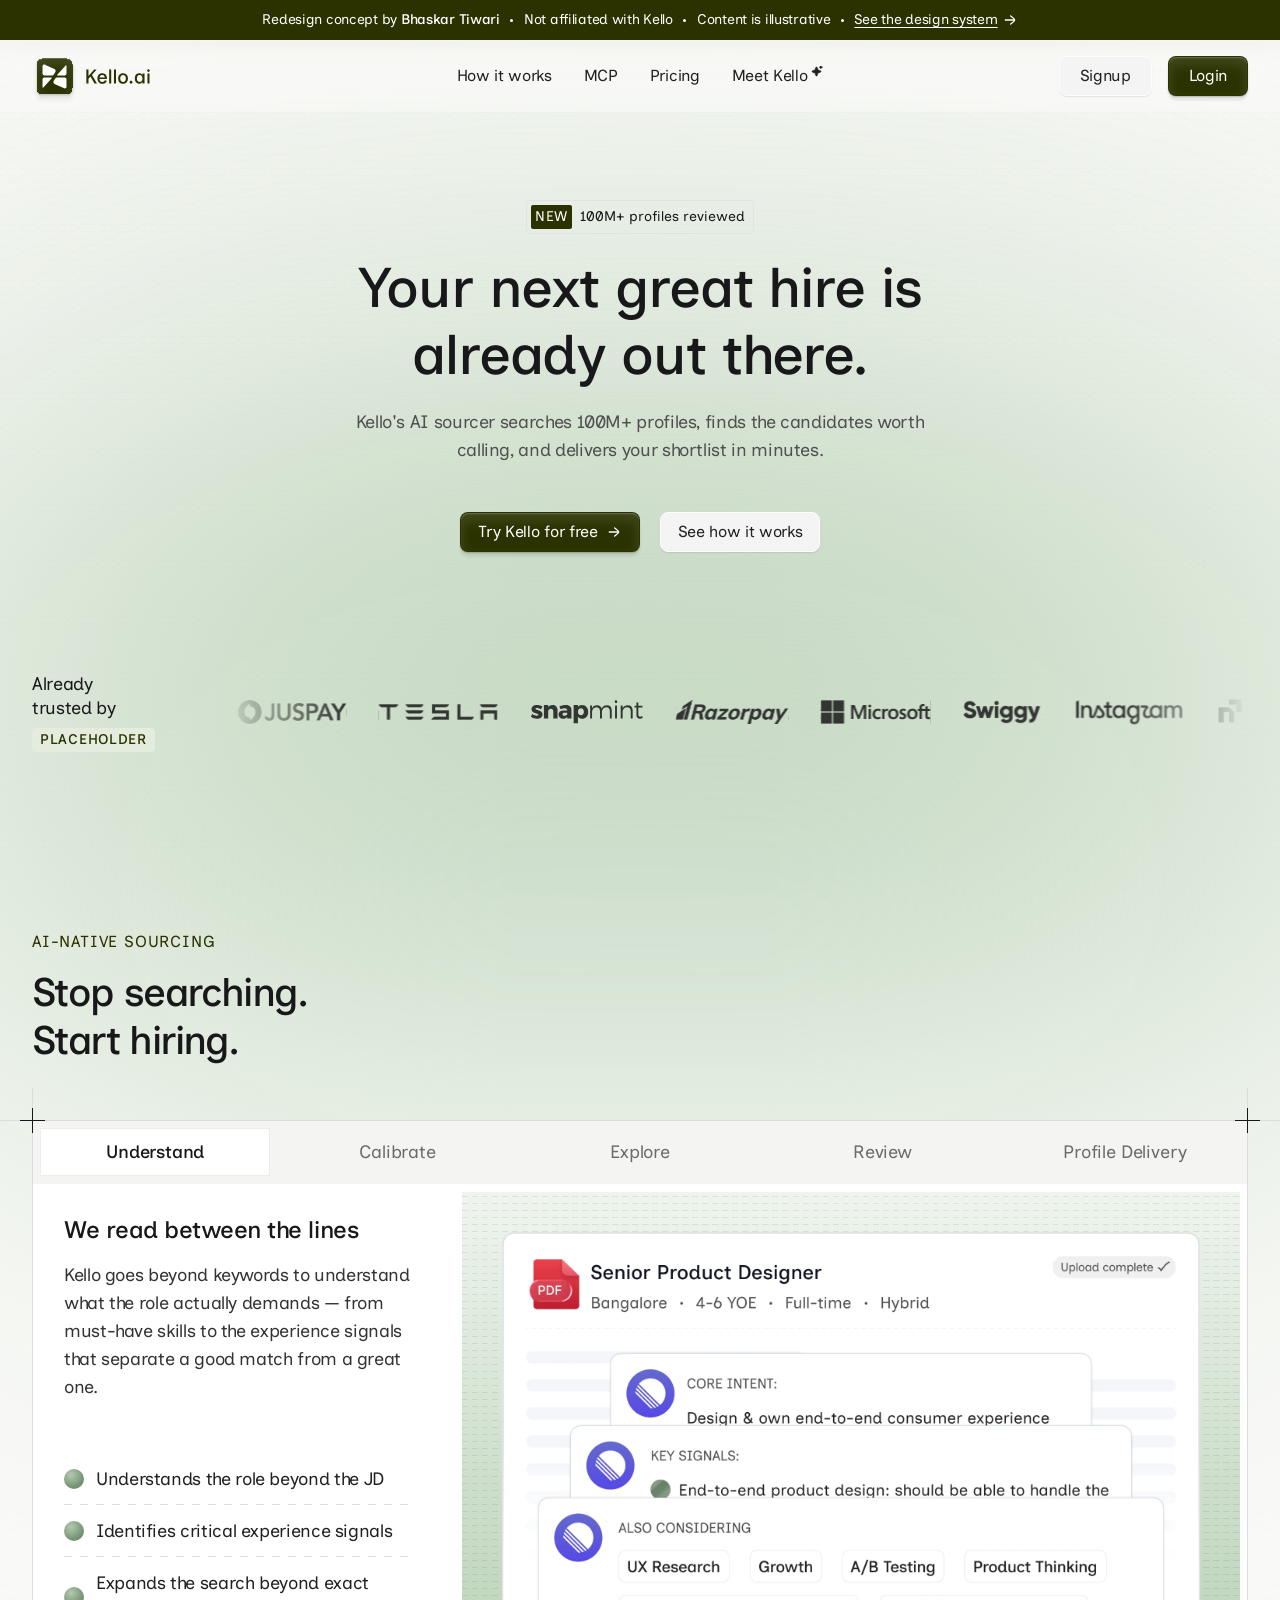
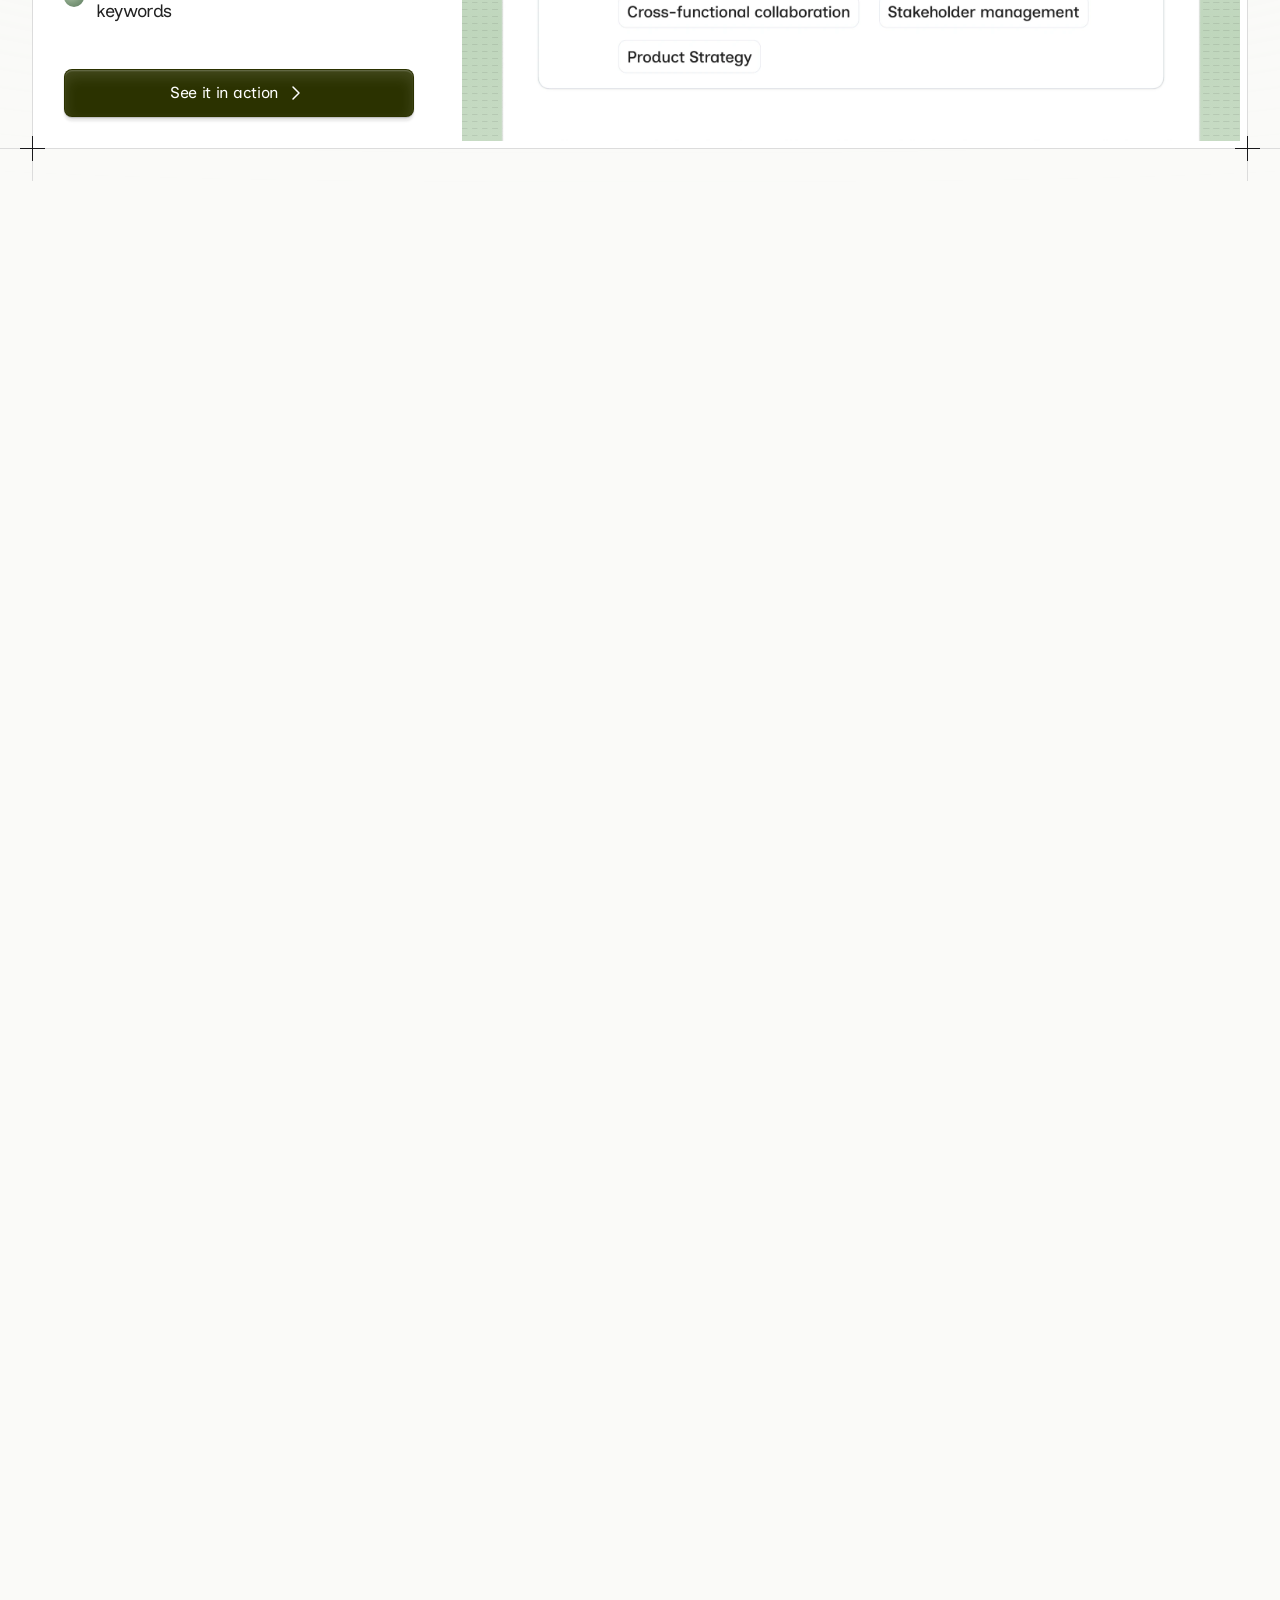
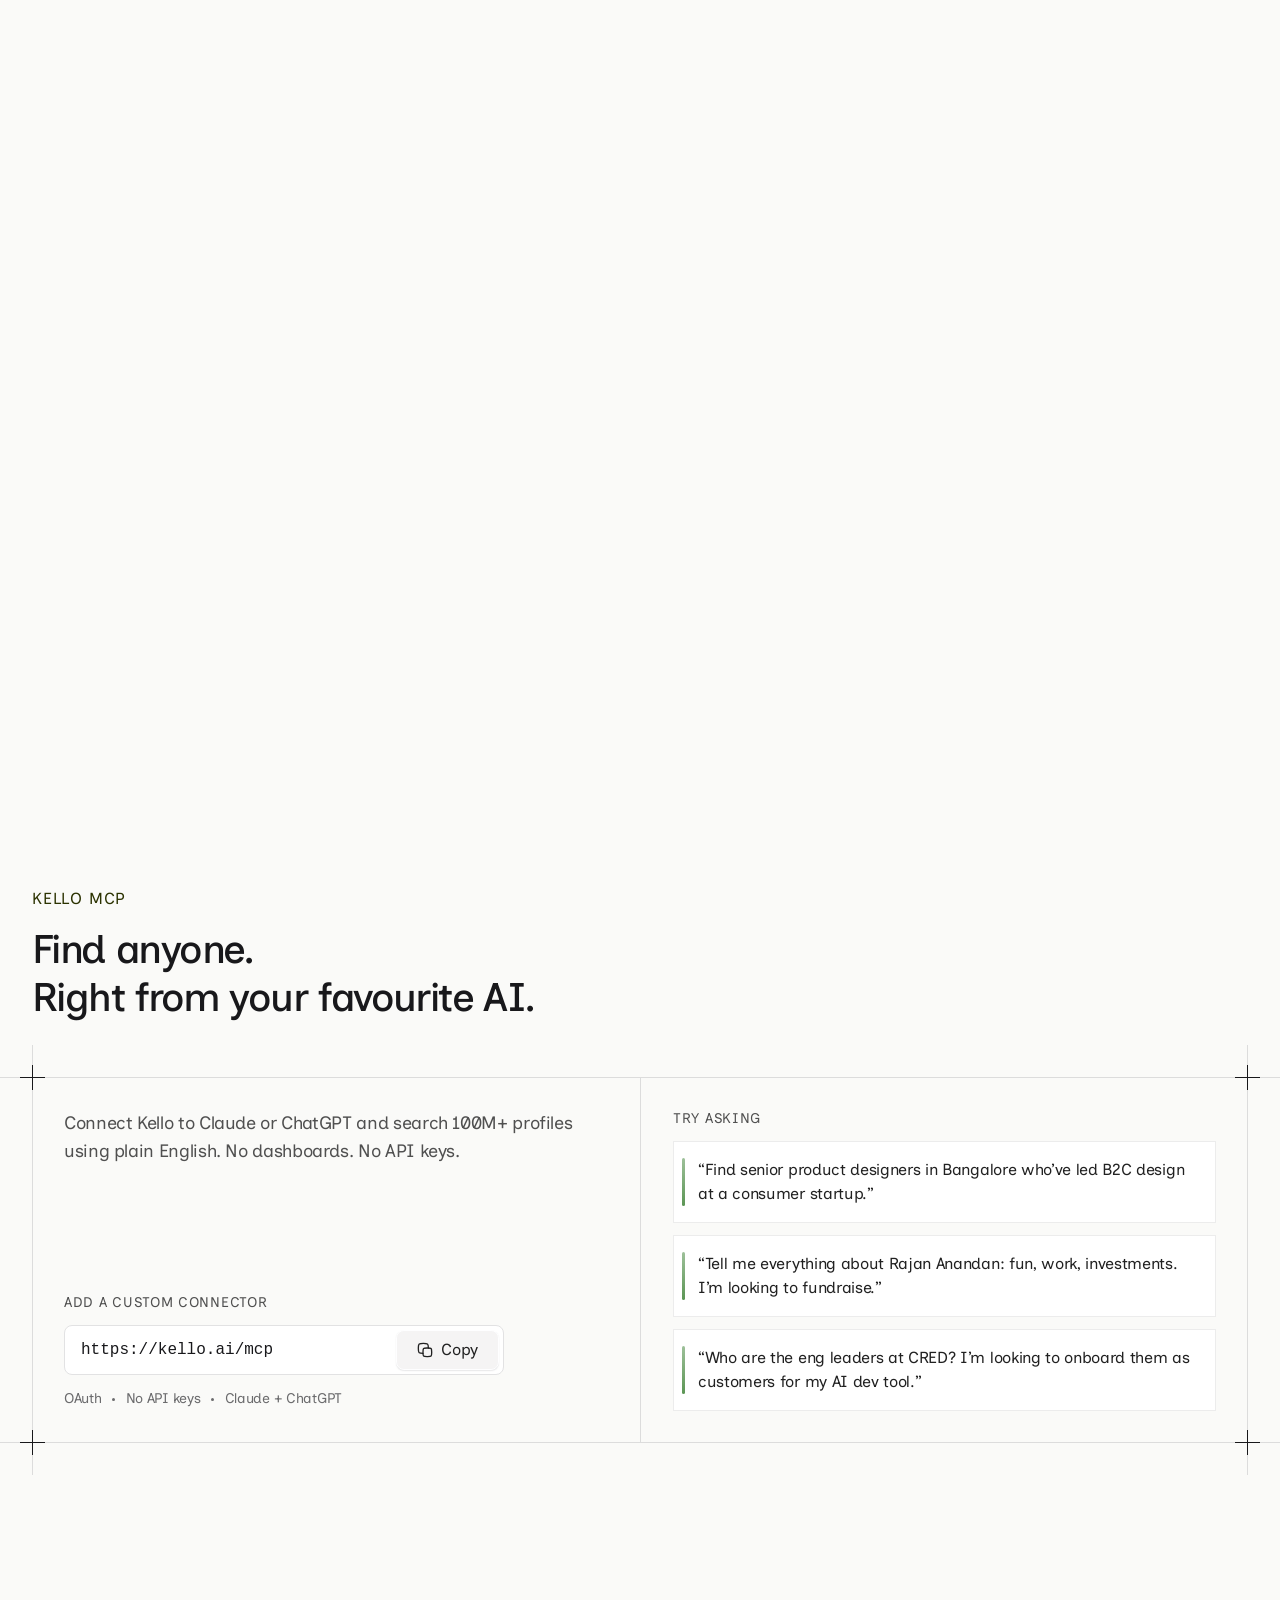
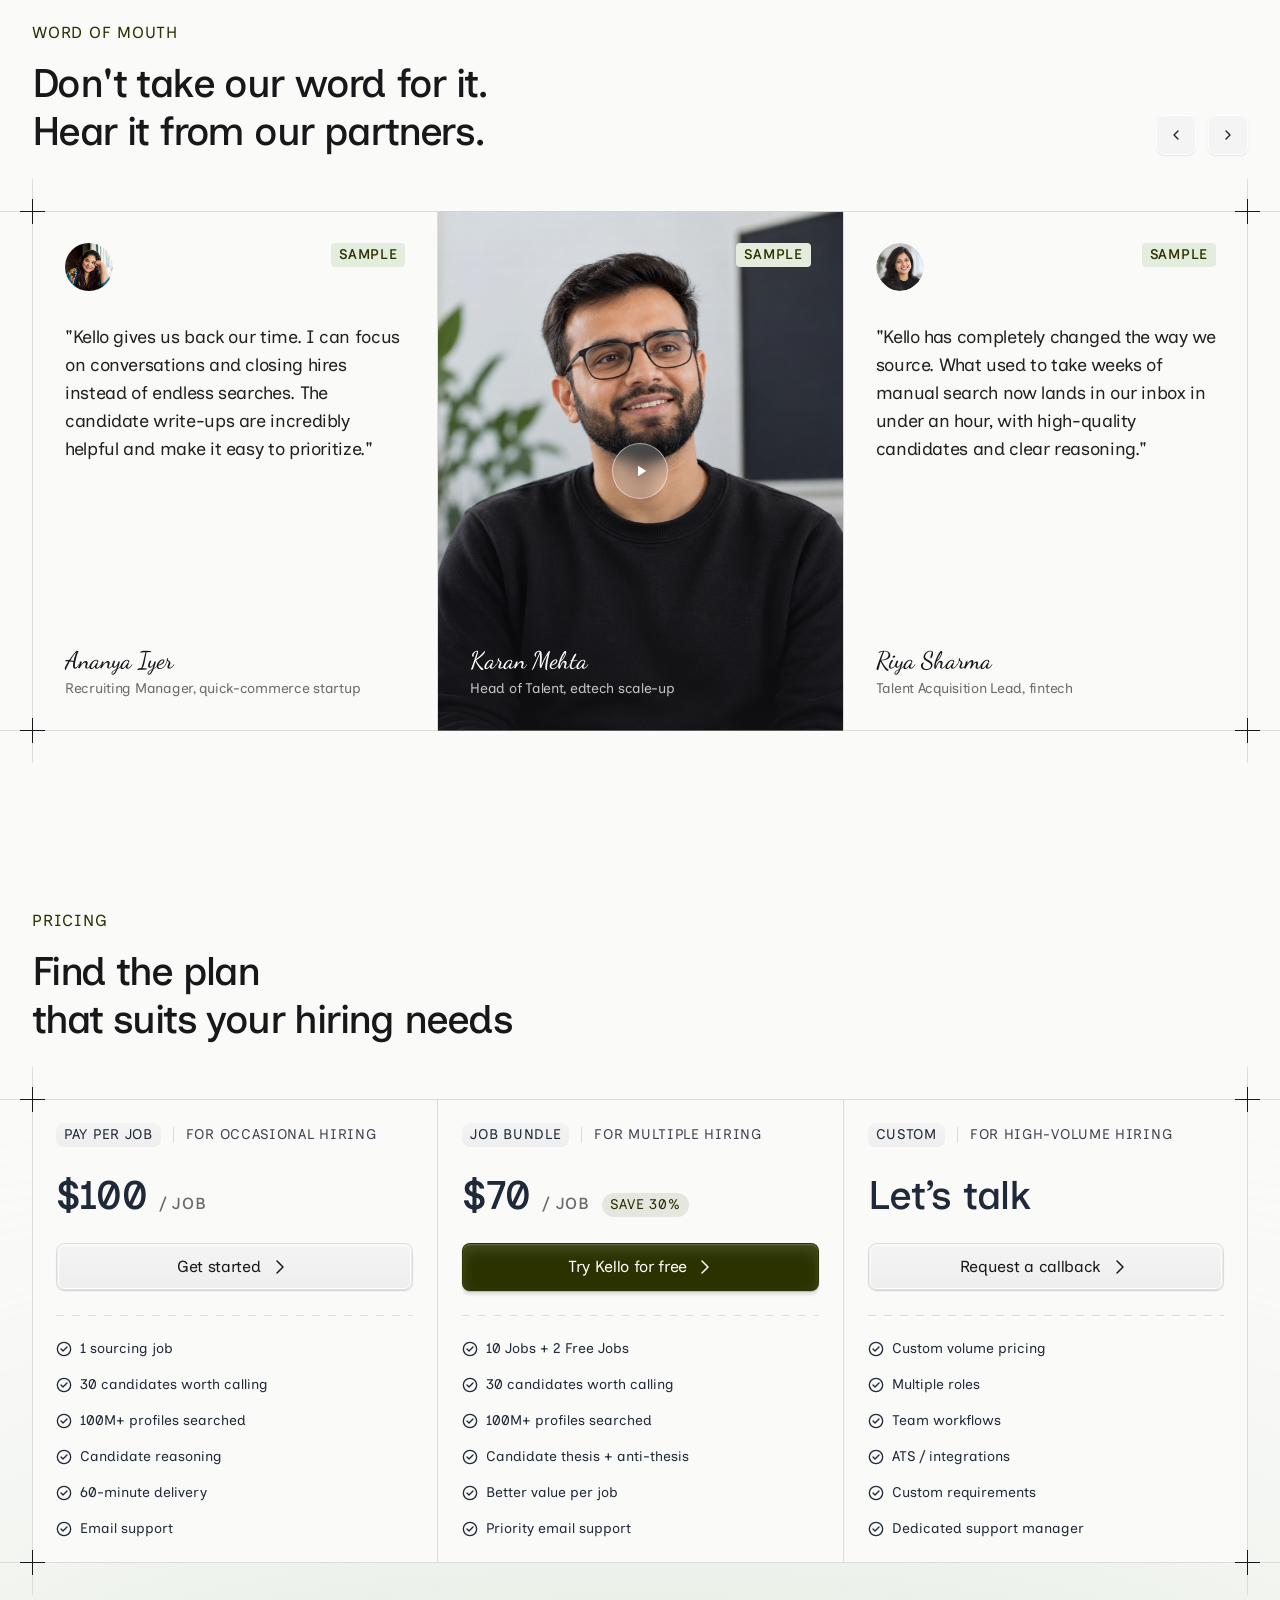
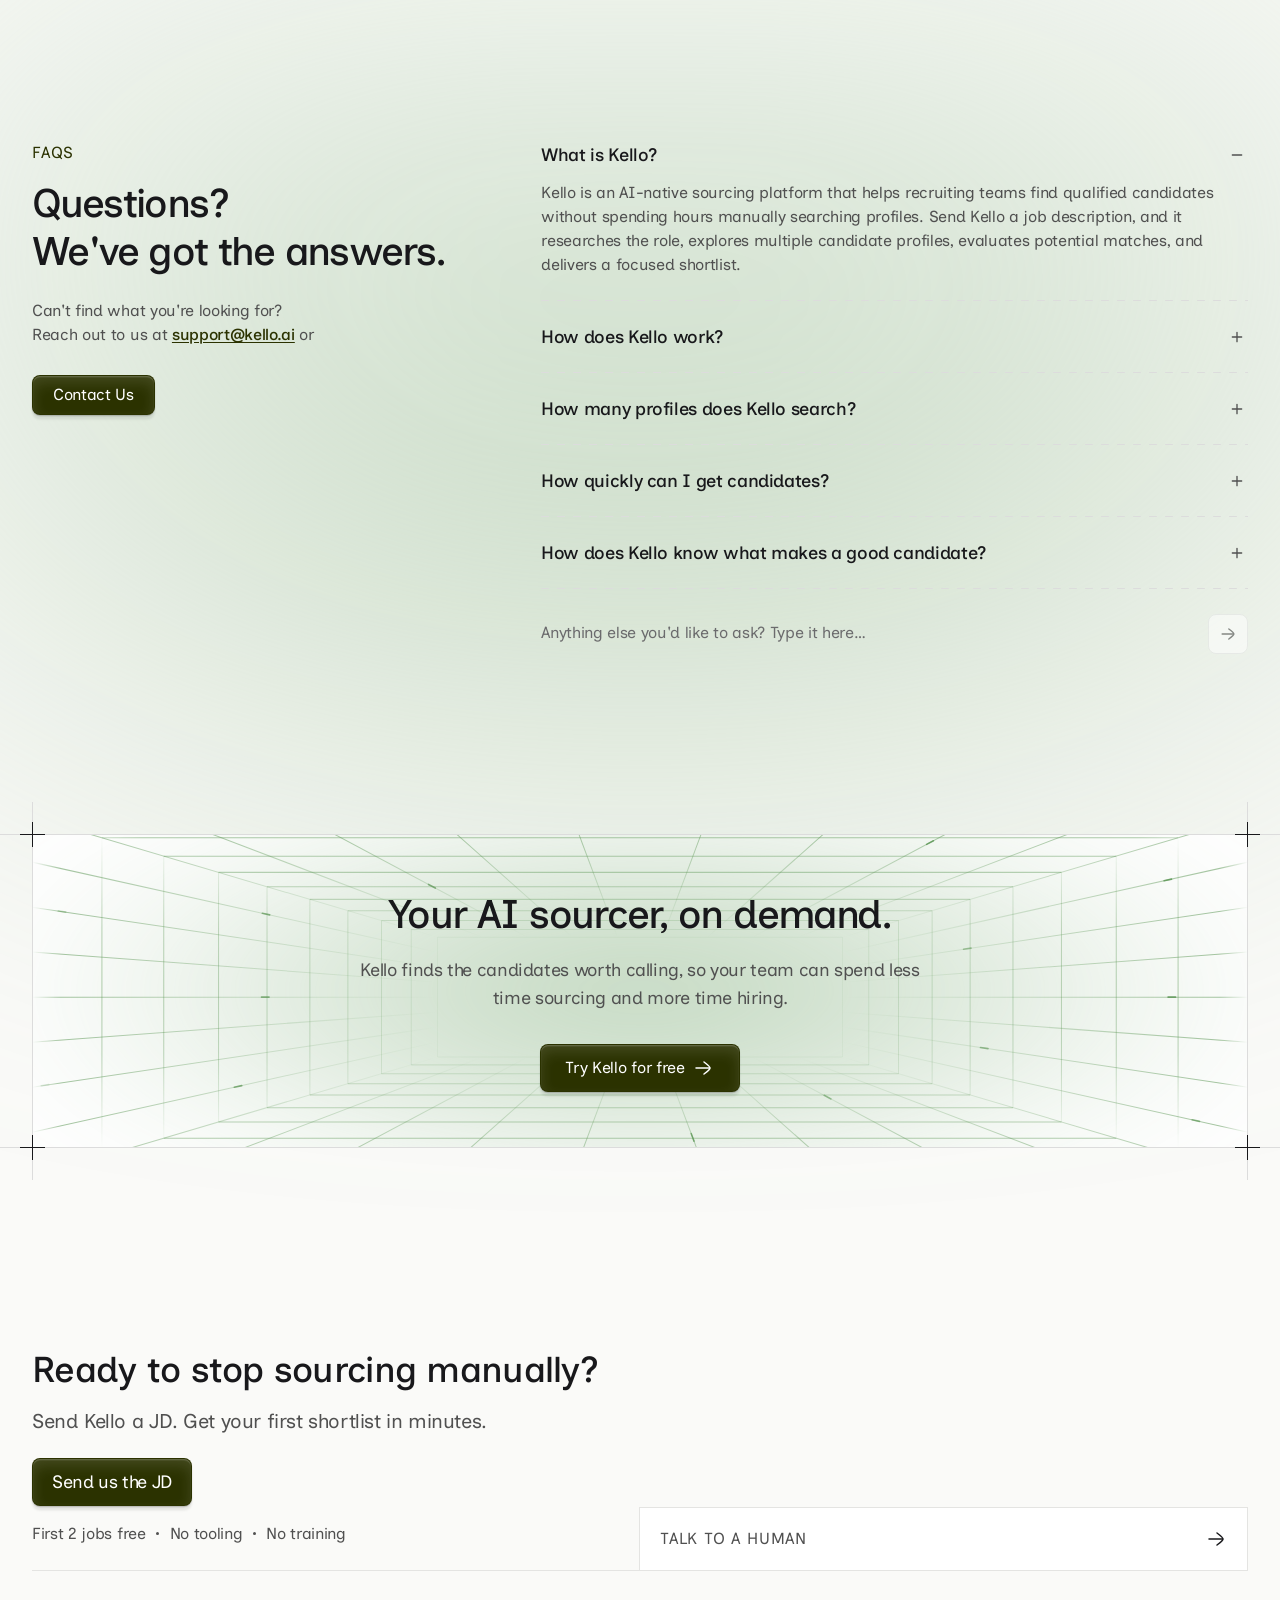
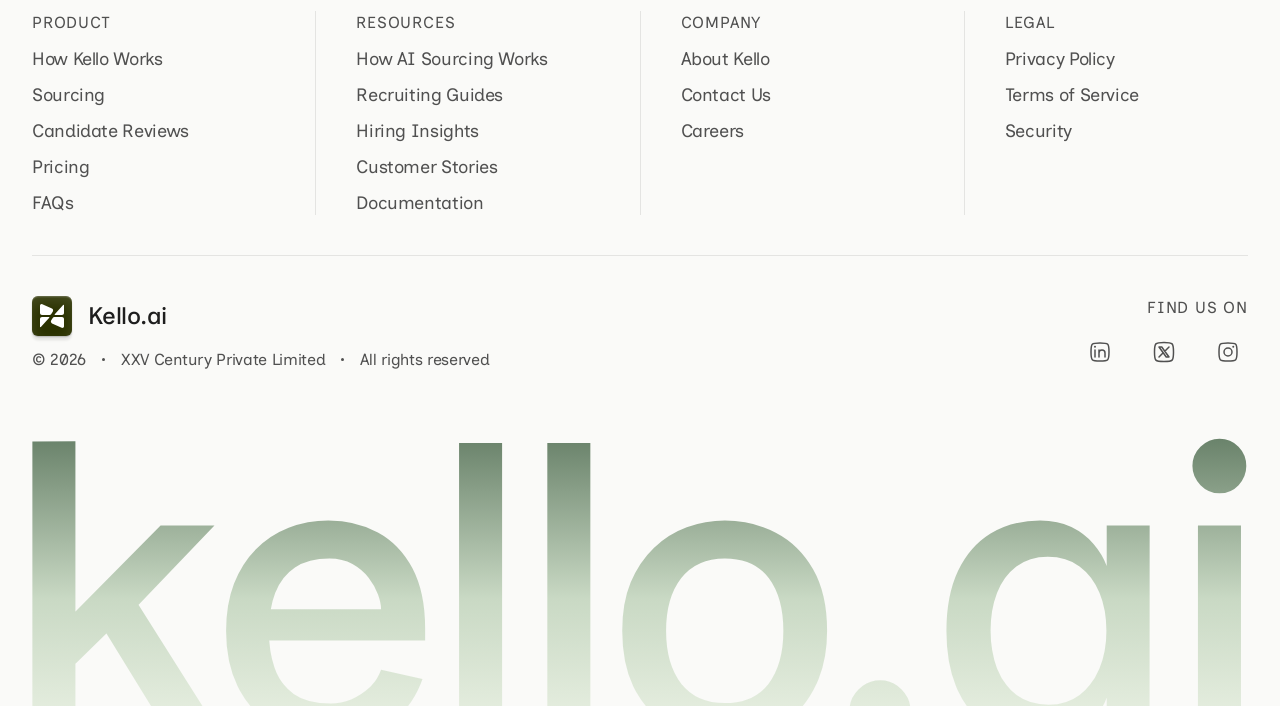
<file: index.html>
<!DOCTYPE html>
<html lang="en">
<head>
<meta charset="UTF-8">
<meta name="viewport" content="width=device-width, initial-scale=1.0">
<title>Kello.ai - Your AI sourcer, on demand.</title>
<meta name="description" content="Email a job description and get 30 ranked candidates back within 60 minutes.">
<!-- a redesign concept, not Kello's site: keep it out of search results -->
<meta name="robots" content="noindex, nofollow">
<!-- social preview (Open Graph + X). Crawlers need absolute URLs, so these
     point at the GitHub Pages site -->
<meta property="og:type" content="website">
<meta property="og:site_name" content="Kello.ai">
<meta property="og:url" content="https://bhaskar-stack.github.io/kello-ai/">
<meta property="og:title" content="Kello.ai - Your AI sourcer, on demand.">
<meta property="og:description" content="Email a job description and get 30 ranked candidates back within 60 minutes.">
<meta property="og:image" content="https://bhaskar-stack.github.io/kello-ai/assets/og-image.jpg">
<meta property="og:image:type" content="image/jpeg">
<meta property="og:image:width" content="1200">
<meta property="og:image:height" content="630">
<meta property="og:image:alt" content="Kello.ai logo with the tagline: Your AI sourcing agent">
<meta name="twitter:card" content="summary_large_image">
<meta name="twitter:title" content="Kello.ai - Your AI sourcer, on demand.">
<meta name="twitter:description" content="Email a job description and get 30 ranked candidates back within 60 minutes.">
<meta name="twitter:image" content="https://bhaskar-stack.github.io/kello-ai/assets/og-image.jpg">
<meta name="twitter:image:alt" content="Kello.ai logo with the tagline: Your AI sourcing agent">
<link rel="icon" type="image/svg+xml" href="assets/favicon.svg">
<link rel="apple-touch-icon" href="assets/favicon.svg">
<link rel="preconnect" href="https://fonts.googleapis.com">
<link rel="preconnect" href="https://fonts.gstatic.com" crossorigin>
<link href="https://fonts.googleapis.com/css2?family=Inclusive+Sans:ital,wght@0,400;0,500;0,600;0,700;1,500&family=Dancing+Script:wght@500&display=swap" rel="stylesheet">
<!-- design system: tokens -> base -> components, then this page's layouts -->
<link rel="stylesheet" href="styles/tokens.css">
<link rel="stylesheet" href="styles/base.css">
<link rel="stylesheet" href="styles/components.css">
<link rel="stylesheet" href="styles/home.css">
</head>
<body>
<script src="scripts/icons.js"></script>

<div class="bg-pattern"></div>
<div class="page-glows" aria-hidden="true">
  <div class="page-glow"></div>
  <div class="page-glow page-glow-2"></div>
</div>

<!-- concept bar: this page is an unofficial redesign, not Kello's site -->
<div class="concept-bar dot-list">
  <span>Redesign concept by <strong>Bhaskar Tiwari</strong></span><span class="dot" aria-hidden="true"></span><span>Not affiliated with Kello</span><span class="dot" aria-hidden="true"></span><span>Content is illustrative</span><span class="dot" aria-hidden="true"></span><a href="design-system.html">See the design system<svg class="icon icon-sm" aria-hidden="true"><use href="#i-arrow-right"/></svg></a>
</div>

<header class="site-header">
  <div class="header-blur" aria-hidden="true"><span></span><span></span><span></span><span></span><span></span></div>
  <div class="wrap">
    <a class="logo" href="#">
      <img src="assets/brand-logo.svg" alt="Kello.ai">
    </a>
    <nav class="main-nav">
      <a href="#sourcing">How it works</a>
      <a href="#mcp">MCP</a>
      <a href="#pricing">Pricing</a>
      <a href="#">Meet Kello<svg class="nav-star" fill="none" aria-hidden="true"><use href="#i-sparkle"/></svg></a>
    </nav>
    <div class="header-actions">
      <a href="#" class="btn btn-secondary">Signup</a>
      <a href="#" class="btn btn-primary">Login</a>
    </div>
  </div>
</header>

<div class="page-stack">

<section class="hero">
  <div class="hero-bg"></div>
  <div class="wrap">
    <div class="hero-inner">
      <span class="badge"><span class="badge-tag">NEW</span> 100M+ profiles reviewed</span>
      <h1>Your next great hire is<br>already out there.</h1>
      <p class="hero-sub">Kello's AI sourcer searches 100M+ profiles, finds the candidates worth calling, and delivers your shortlist in minutes.</p>
      <div class="hero-ctas">
        <a href="#" class="btn btn-primary">Try Kello for free
          <svg class="icon" aria-hidden="true"><use href="#i-arrow-right"/></svg>
        </a>
        <a href="#" class="btn btn-secondary">See how it works</a>
      </div>
    </div>

    <div class="trust-row">
      <div class="trust-label"><span>Already<br>trusted by</span><span class="sample-tag">Placeholder</span></div>
      <div class="ticker">
        <div class="ticker-track">
          <img src="assets/logos.svg" alt="Placeholder customer logos: JUSPAY, Tesla, Snapmint, Razorpay, Microsoft, Swiggy, Instagram, navi and Google">
          <img src="assets/logos.svg" alt="" aria-hidden="true">
        </div>
      </div>
    </div>
  </div>
</section>

<section class="sourcing" id="sourcing">
  <div class="wrap">
    <div class="section-head">
      <div class="eyebrow">AI-NATIVE SOURCING</div>
      <h2>Stop searching.<br>Start hiring.</h2>
    </div>

    <div class="src-track">
    <div class="src-frame ruled-frame">
    <div class="tabs" role="tablist" aria-label="How Kello sources">
      <span class="tab-glider" aria-hidden="true"></span>
      <button class="tab-btn active" data-tab="understand" role="tab" id="tab-understand" aria-controls="panel-understand" aria-selected="true">Understand</button>
      <button class="tab-btn" data-tab="calibrate" role="tab" id="tab-calibrate" aria-controls="panel-calibrate" aria-selected="false" tabindex="-1">Calibrate</button>
      <button class="tab-btn" data-tab="explore" role="tab" id="tab-explore" aria-controls="panel-explore" aria-selected="false" tabindex="-1">Explore</button>
      <button class="tab-btn" data-tab="review" role="tab" id="tab-review" aria-controls="panel-review" aria-selected="false" tabindex="-1">Review</button>
      <button class="tab-btn" data-tab="delivery" role="tab" id="tab-delivery" aria-controls="panel-delivery" aria-selected="false" tabindex="-1">Profile Delivery</button>
    </div>

    <div class="tab-panel-frame">
      <div class="tab-panel active" data-panel="understand" role="tabpanel" id="panel-understand" aria-labelledby="tab-understand">
        <div class="tab-copy">
          <h3>We read between the lines</h3>
          <p>Kello goes beyond keywords to understand what the role actually demands — from must-have skills to the experience signals that separate a good match from a great one.</p>
          <ul class="point-list">
            <li><span class="point-dot" aria-hidden="true"></span>Understands the role beyond the JD</li>
            <li><span class="point-dot" aria-hidden="true"></span>Identifies critical experience signals</li>
            <li><span class="point-dot" aria-hidden="true"></span>Expands the search beyond exact keywords</li>
          </ul>
          <a href="#" class="btn btn-primary btn-lg btn-block">See it in action<svg class="icon" aria-hidden="true"><use href="#i-chevron-right"/></svg></a>
        </div>
      </div>
      <div class="tab-panel" data-panel="calibrate" role="tabpanel" id="panel-calibrate" aria-labelledby="tab-calibrate">
        <div class="tab-copy">
          <h3>Learns what great looks like.</h3>
          <p>Kello studies your past hires to understand the patterns behind your best people — and uses that hiring bar to guide every search.</p>
          <ul class="point-list">
            <li><span class="point-dot" aria-hidden="true"></span>Studies previous hires</li>
            <li><span class="point-dot" aria-hidden="true"></span>Finds recurring career patterns</li>
            <li><span class="point-dot" aria-hidden="true"></span>Builds your company's hiring bar</li>
          </ul>
          <a href="#" class="btn btn-primary btn-lg btn-block">See it in action<svg class="icon" aria-hidden="true"><use href="#i-chevron-right"/></svg></a>
        </div>
      </div>
      <div class="tab-panel" data-panel="explore" role="tabpanel" id="panel-explore" aria-labelledby="tab-explore">
        <div class="tab-copy">
          <h3>It doesn't bet on one type of candidate.</h3>
          <p>Kello explores multiple ways to solve the role, creating distinct candidate profiles and sending each one on its own sourcing mission.</p>
          <ul class="point-list">
            <li><span class="point-dot" aria-hidden="true"></span>Multiple candidate profiles</li>
            <li><span class="point-dot" aria-hidden="true"></span>Dedicated AI sourcing paths</li>
            <li><span class="point-dot" aria-hidden="true"></span>100M+ profiles searched</li>
          </ul>
          <a href="#" class="btn btn-primary btn-lg btn-block">See it in action<svg class="icon" aria-hidden="true"><use href="#i-chevron-right"/></svg></a>
        </div>
      </div>
      <div class="tab-panel" data-panel="review" role="tabpanel" id="panel-review" aria-labelledby="tab-review">
        <div class="tab-copy">
          <h3>Every candidate comes with a case</h3>
          <p>Kello doesn't just surface a profile. It builds the case for why someone fits, what could make them a miss, and what you should dig into next.</p>
          <ul class="point-list">
            <li><span class="point-dot" aria-hidden="true"></span>Candidate thesis &amp; anti-thesis</li>
            <li><span class="point-dot" aria-hidden="true"></span>Evidence from their career</li>
            <li><span class="point-dot" aria-hidden="true"></span>Areas to probe</li>
          </ul>
          <a href="#" class="btn btn-primary btn-lg btn-block">See it in action<svg class="icon" aria-hidden="true"><use href="#i-chevron-right"/></svg></a>
        </div>
      </div>
      <div class="tab-panel" data-panel="delivery" role="tabpanel" id="panel-delivery" aria-labelledby="tab-delivery">
        <div class="tab-copy">
          <h3>30 candidates worth calling. In 60 minutes.</h3>
          <p>Kello turns all that research into a focused shortlist, delivered straight to your inbox — ready for you to start conversations.</p>
          <ul class="point-list">
            <li><span class="point-dot" aria-hidden="true"></span>30 candidates worth calling</li>
            <li><span class="point-dot" aria-hidden="true"></span>Delivered within 60 minutes</li>
            <li><span class="point-dot" aria-hidden="true"></span>Give feedback directly to Kello</li>
            <li><span class="point-dot" aria-hidden="true"></span>Next searches get sharper</li>
          </ul>
          <a href="#" class="btn btn-primary btn-lg btn-block">See it in action<svg class="icon" aria-hidden="true"><use href="#i-chevron-right"/></svg></a>
        </div>
      </div>
      <!-- one shared stage: the green background stays put while the
           visuals slide through it as a vertical reel -->
      <div class="tab-stage">
        <div class="stage-slide is-active" data-slide="understand">
          <img class="visual-shot" src="assets/sourcing-understand.webp" width="2000" height="1412" alt="Kello's read of a Senior Product Designer JD: core intent 'Design and own end-to-end consumer experience', key signal 'end-to-end product design', and adjacent skills such as UX research, growth, A/B testing, product thinking and product strategy.">
        </div>
        <div class="stage-slide" data-slide="calibrate" aria-hidden="true"><img class="visual-shot" src="assets/sourcing-calibrate.webp" width="2000" height="1412" alt="Kello studying past hires: a grid of profile cards (Product Designer, 5.2 years of experience, worked at Razorpay or Swiggy) linked through an ideal-candidate avatar to the Kello mark."></div>
        <div class="stage-slide" data-slide="explore" aria-hidden="true"><img class="visual-shot" src="assets/sourcing-explore.webp" width="2000" height="1412" alt="Kello filters a pool of candidate profiles against the hiring bar: 100M+ profiles searched, 12,482 relevant candidates, 873 strong matches, down to 30 candidates worth calling, with signals such as high growth environment, full ownership of work, high agency, product mindset, product-led teams, B2C domain experience, cross-functional exposure and varied experience."></div>
        <div class="stage-slide" data-slide="review" aria-hidden="true"><img class="visual-shot" src="assets/sourcing-review.webp" width="2000" height="1412" alt="Kello's review of a candidate, Arjun Mehta (Product Designer, 5.2 years of experience, Hotstar, 96% match), split into a thesis on why they're a strong fit and an anti-thesis of potential concerns, with suggested areas to probe in the interview and Add to shortlist and Add notes actions."></div>
        <div class="stage-slide" data-slide="delivery" aria-hidden="true"><img class="visual-shot" src="assets/sourcing-delivery.webp" width="2000" height="1412" alt="Kello's shortlist email for a Senior Product Designer role in Bangalore: 30 candidates, 60-minute turnaround, 100M+ profiles searched, with a 'Help Kello improve' prompt offering Looks good, Shortlisted and Not a fit feedback."></div>
      </div>
    </div>
      <span class="ruled-corner tl" aria-hidden="true"></span>
      <span class="ruled-corner tr" aria-hidden="true"></span>
      <span class="ruled-corner bl" aria-hidden="true"></span>
      <span class="ruled-corner br" aria-hidden="true"></span>
    </div>
    <div class="src-runway" aria-hidden="true"></div>
    </div>
  </div>
</section>

<section class="mcp" id="mcp">
  <div class="wrap">
    <div class="section-head">
      <div class="eyebrow">KELLO MCP</div>
      <h2>Find anyone.<br>Right from your favourite AI.</h2>
    </div>

    <div class="mcp-frame ruled-frame">
      <div class="mcp-cell mcp-setup">
        <p class="mcp-copy">Connect Kello to Claude or ChatGPT and search 100M+ profiles using plain English. No dashboards. No API keys.</p>
        <div class="mcp-connect">
          <div class="t-label">Add a custom connector</div>
          <div class="copy-field">
            <code id="mcp-url">https://kello.ai/mcp</code>
            <button class="btn btn-secondary" type="button" data-copy="#mcp-url">
              <svg class="icon icon-sm" aria-hidden="true"><use href="#i-copy"/></svg><span>Copy</span>
            </button>
          </div>
          <p class="dot-list mcp-meta">OAuth<span class="dot" aria-hidden="true"></span>No API keys<span class="dot" aria-hidden="true"></span>Claude + ChatGPT</p>
        </div>
      </div>
      <div class="mcp-cell mcp-prompts">
        <div class="t-label">Try asking</div>
        <ul class="prompt-list">
          <li class="prompt-card">“Find senior product designers in Bangalore who’ve led B2C design at a consumer startup.”</li>
          <li class="prompt-card">“Tell me everything about Rajan Anandan: fun, work, investments. I’m looking to fundraise.”</li>
          <li class="prompt-card">“Who are the eng leaders at CRED? I’m looking to onboard them as customers for my AI dev tool.”</li>
        </ul>
      </div>
      <span class="ruled-corner tl" aria-hidden="true"></span>
      <span class="ruled-corner tr" aria-hidden="true"></span>
      <span class="ruled-corner bl" aria-hidden="true"></span>
      <span class="ruled-corner br" aria-hidden="true"></span>
    </div>
  </div>
</section>

<section class="wom" id="wom">
  <div class="wrap">
    <div class="section-head has-actions">
      <div>
        <div class="eyebrow">WORD OF MOUTH</div>
        <h2>Don't take our word for it.<br>Hear it from our partners.</h2>
      </div>
      <div class="wom-nav">
        <button type="button" class="btn btn-secondary btn-icon wom-arrow" data-dir="-1" aria-label="Previous testimonials" aria-controls="wom-frame">
          <svg class="icon" aria-hidden="true"><use href="#i-chevron-left"/></svg>
        </button>
        <button type="button" class="btn btn-secondary btn-icon wom-arrow" data-dir="1" aria-label="Next testimonials" aria-controls="wom-frame">
          <svg class="icon" aria-hidden="true"><use href="#i-chevron-right"/></svg>
        </button>
      </div>
    </div>

    <p class="sr-only" id="wom-status" aria-live="polite"></p>
    <div class="wom-frame ruled-frame" id="wom-frame" role="region" aria-label="Customer testimonials">
      <!-- illustrative testimonial: swap in a real customer's name, role, quote and photo -->
      <div class="wom-card">
        <span class="sample-tag">Sample</span>
        <img class="avatar" src="assets/avatar-ananya.jpg" alt="Ananya Iyer">
        <p class="wom-quote">"Kello gives us back our time. I can focus on conversations and closing hires instead of endless searches. The candidate write-ups are incredibly helpful and make it easy to prioritize."</p>
        <div class="wom-author">
          <div class="wom-sig">Ananya Iyer</div>
          <div class="wom-role">Recruiting Manager, quick-commerce startup</div>
        </div>
      </div>

      <!-- illustrative testimonial: swap in a real customer's name, role, quote and photo -->
      <div class="wom-card video">
        <span class="sample-tag">Sample</span>
        <img src="assets/photo-karan.jpg" alt="Karan Mehta">
        <span class="play-btn" aria-hidden="true">
          <svg class="icon" aria-hidden="true"><use href="#i-play"/></svg>
        </span>
        <div class="wom-author">
          <div class="wom-sig">Karan Mehta</div>
          <div class="wom-role">Head of Talent, edtech scale-up</div>
        </div>
      </div>

      <!-- illustrative testimonial: swap in a real customer's name, role, quote and photo -->
      <div class="wom-card">
        <span class="sample-tag">Sample</span>
        <img class="avatar" src="assets/avatar-riya.jpg" alt="Riya Sharma">
        <p class="wom-quote">"Kello has completely changed the way we source. What used to take weeks of manual search now lands in our inbox in under an hour, with high-quality candidates and clear reasoning."</p>
        <div class="wom-author">
          <div class="wom-sig">Riya Sharma</div>
          <div class="wom-role">Talent Acquisition Lead, fintech</div>
        </div>
      </div>

      <!-- illustrative testimonial: swap in a real customer's name, role, quote and photo -->
      <div class="wom-card video">
        <span class="sample-tag">Sample</span>
        <div class="wom-poster" role="img" aria-label="Arjun Nair"></div>
        <span class="play-btn" aria-hidden="true">
          <svg class="icon" aria-hidden="true"><use href="#i-play"/></svg>
        </span>
        <div class="wom-author">
          <div class="wom-sig">Arjun Nair</div>
          <div class="wom-role">Director of Talent, consumer tech</div>
        </div>
      </div>

      <!-- illustrative testimonial: swap in a real customer's name, role, quote and photo -->
      <div class="wom-card">
        <span class="sample-tag">Sample</span>
        <span class="avatar initials" aria-hidden="true">MK</span>
        <p class="wom-quote">"We filled two senior engineering roles in our first month. Kello surfaced people our team had never come across, and every profile came with reasoning we could forward straight to the hiring manager."</p>
        <div class="wom-author">
          <div class="wom-sig">Meera Kapoor</div>
          <div class="wom-role">HR Business Partner, consumer-finance startup</div>
        </div>
      </div>

      <!-- illustrative testimonial: swap in a real customer's name, role, quote and photo -->
      <div class="wom-card video">
        <span class="sample-tag">Sample</span>
        <div class="wom-poster" role="img" aria-label="Vikram Rao"></div>
        <span class="play-btn" aria-hidden="true">
          <svg class="icon" aria-hidden="true"><use href="#i-play"/></svg>
        </span>
        <div class="wom-author">
          <div class="wom-sig">Vikram Rao</div>
          <div class="wom-role">VP of People, payments company</div>
        </div>
      </div>
      <span class="ruled-corner tl" aria-hidden="true"></span>
      <span class="ruled-corner tr" aria-hidden="true"></span>
      <span class="ruled-corner bl" aria-hidden="true"></span>
      <span class="ruled-corner br" aria-hidden="true"></span>
    </div>
  </div>
</section>

<section class="pricing" id="pricing">
  <div class="wrap">
    <div class="section-head">
      <div class="eyebrow">PRICING</div>
      <h2>Find the plan<br>that suits your hiring needs</h2>
    </div>

    <div class="price-frame ruled-frame">
      <div class="plan">
        <div class="plan-tags">
          <span class="chip">PAY PER JOB</span>
          <span class="rule" aria-hidden="true"></span>
          <span class="plan-for">For occasional hiring</span>
        </div>
        <p class="plan-price">
          <strong>$100</strong>
          <span class="plan-unit">/ JOB</span>
        </p>
        <a href="#" class="btn btn-lg btn-soft btn-block"><span class="btn-face">Get started<svg class="icon" aria-hidden="true"><use href="#i-chevron-right"/></svg></span></a>
        <div class="plan-rule rule-dashed" aria-hidden="true"></div>
        <ul class="plan-features">
          <li><svg class="icon icon-sm" aria-hidden="true"><use href="#i-check-circle"/></svg>1 sourcing job</li>
          <li><svg class="icon icon-sm" aria-hidden="true"><use href="#i-check-circle"/></svg>30 candidates worth calling</li>
          <li><svg class="icon icon-sm" aria-hidden="true"><use href="#i-check-circle"/></svg>100M+ profiles searched</li>
          <li><svg class="icon icon-sm" aria-hidden="true"><use href="#i-check-circle"/></svg>Candidate reasoning</li>
          <li><svg class="icon icon-sm" aria-hidden="true"><use href="#i-check-circle"/></svg>60-minute delivery</li>
          <li><svg class="icon icon-sm" aria-hidden="true"><use href="#i-check-circle"/></svg>Email support</li>
        </ul>
      </div>
      <div class="plan">
        <div class="plan-tags">
          <span class="chip">JOB BUNDLE</span>
          <span class="rule" aria-hidden="true"></span>
          <span class="plan-for">For multiple hiring</span>
        </div>
        <p class="plan-price">
          <strong>$70</strong>
          <span class="plan-unit">/ JOB</span>
          <span class="pill">SAVE 30%</span>
        </p>
        <a href="#" class="btn btn-lg btn-primary btn-block">Try Kello for free<svg class="icon" aria-hidden="true"><use href="#i-chevron-right"/></svg></a>
        <div class="plan-rule rule-dashed" aria-hidden="true"></div>
        <ul class="plan-features">
          <li><svg class="icon icon-sm" aria-hidden="true"><use href="#i-check-circle"/></svg>10 Jobs + 2 Free Jobs</li>
          <li><svg class="icon icon-sm" aria-hidden="true"><use href="#i-check-circle"/></svg>30 candidates worth calling</li>
          <li><svg class="icon icon-sm" aria-hidden="true"><use href="#i-check-circle"/></svg>100M+ profiles searched</li>
          <li><svg class="icon icon-sm" aria-hidden="true"><use href="#i-check-circle"/></svg>Candidate thesis + anti-thesis</li>
          <li><svg class="icon icon-sm" aria-hidden="true"><use href="#i-check-circle"/></svg>Better value per job</li>
          <li><svg class="icon icon-sm" aria-hidden="true"><use href="#i-check-circle"/></svg>Priority email support</li>
        </ul>
      </div>
      <div class="plan">
        <div class="plan-tags">
          <span class="chip">CUSTOM</span>
          <span class="rule" aria-hidden="true"></span>
          <span class="plan-for">For high-volume hiring</span>
        </div>
        <p class="plan-price">
          <strong>Let’s talk</strong>
        </p>
        <a href="#" class="btn btn-lg btn-soft btn-block"><span class="btn-face">Request a callback<svg class="icon" aria-hidden="true"><use href="#i-chevron-right"/></svg></span></a>
        <div class="plan-rule rule-dashed" aria-hidden="true"></div>
        <ul class="plan-features">
          <li><svg class="icon icon-sm" aria-hidden="true"><use href="#i-check-circle"/></svg>Custom volume pricing</li>
          <li><svg class="icon icon-sm" aria-hidden="true"><use href="#i-check-circle"/></svg>Multiple roles</li>
          <li><svg class="icon icon-sm" aria-hidden="true"><use href="#i-check-circle"/></svg>Team workflows</li>
          <li><svg class="icon icon-sm" aria-hidden="true"><use href="#i-check-circle"/></svg>ATS / integrations</li>
          <li><svg class="icon icon-sm" aria-hidden="true"><use href="#i-check-circle"/></svg>Custom requirements</li>
          <li><svg class="icon icon-sm" aria-hidden="true"><use href="#i-check-circle"/></svg>Dedicated support manager</li>
        </ul>
      </div>
      <span class="ruled-corner tl" aria-hidden="true"></span>
      <span class="ruled-corner tr" aria-hidden="true"></span>
      <span class="ruled-corner bl" aria-hidden="true"></span>
      <span class="ruled-corner br" aria-hidden="true"></span>
    </div>
  </div>
</section>

<section class="faq" id="faq" data-glow-anchor>
  <div class="wrap">
    <div class="faq-grid">
      <div class="faq-left">
        <div class="eyebrow">FAQS</div>
        <h2>Questions?<br>We've got the answers.</h2>
        <p>Can't find what you're looking for?<br>Reach out to us at <a href="mailto:support@kello.ai">support@kello.ai</a> or</p>
        <a href="#" class="btn btn-primary">Contact Us</a>
      </div>

      <div class="faq-right">
        <div class="faq-item open">
          <button class="faq-q-btn" aria-expanded="true" aria-controls="faq-a-1">
            <span class="faq-q" id="faq-q-1">What is Kello?</span>
            <span class="faq-icon" aria-hidden="true">
              <svg class="icon icon-sm i-plus" aria-hidden="true"><use href="#i-plus"/></svg>
              <svg class="icon icon-sm i-minus" aria-hidden="true"><use href="#i-minus"/></svg>
            </span>
          </button>
          <div class="faq-a" id="faq-a-1" role="region" aria-labelledby="faq-q-1">Kello is an AI-native sourcing platform that helps recruiting teams find qualified candidates without spending hours manually searching profiles. Send Kello a job description, and it researches the role, explores multiple candidate profiles, evaluates potential matches, and delivers a focused shortlist.</div>
        </div>

        <div class="faq-item">
          <button class="faq-q-btn" aria-expanded="false" aria-controls="faq-a-2">
            <span class="faq-q" id="faq-q-2">How does Kello work?</span>
            <span class="faq-icon" aria-hidden="true">
              <svg class="icon icon-sm i-plus" aria-hidden="true"><use href="#i-plus"/></svg>
              <svg class="icon icon-sm i-minus" aria-hidden="true"><use href="#i-minus"/></svg>
            </span>
          </button>
          <div class="faq-a" id="faq-a-2" role="region" aria-labelledby="faq-q-2">You send Kello a job description or a quick brief. It reads between the lines to understand the role, searches across 100M+ profiles, evaluates each candidate against your bar, and returns a reasoned shortlist ready for outreach.</div>
        </div>

        <div class="faq-item">
          <button class="faq-q-btn" aria-expanded="false" aria-controls="faq-a-3">
            <span class="faq-q" id="faq-q-3">How many profiles does Kello search?</span>
            <span class="faq-icon" aria-hidden="true">
              <svg class="icon icon-sm i-plus" aria-hidden="true"><use href="#i-plus"/></svg>
              <svg class="icon icon-sm i-minus" aria-hidden="true"><use href="#i-minus"/></svg>
            </span>
          </button>
          <div class="faq-a" id="faq-a-3" role="region" aria-labelledby="faq-q-3">Kello has reviewed over 100M profiles and counting, spanning active job seekers and passive candidates who rarely surface in a keyword search.</div>
        </div>

        <div class="faq-item">
          <button class="faq-q-btn" aria-expanded="false" aria-controls="faq-a-4">
            <span class="faq-q" id="faq-q-4">How quickly can I get candidates?</span>
            <span class="faq-icon" aria-hidden="true">
              <svg class="icon icon-sm i-plus" aria-hidden="true"><use href="#i-plus"/></svg>
              <svg class="icon icon-sm i-minus" aria-hidden="true"><use href="#i-minus"/></svg>
            </span>
          </button>
          <div class="faq-a" id="faq-a-4" role="region" aria-labelledby="faq-q-4">Most teams get their first shortlist within minutes of sending a job description, with fresh candidates continuing to arrive as Kello keeps searching.</div>
        </div>

        <div class="faq-item">
          <button class="faq-q-btn" aria-expanded="false" aria-controls="faq-a-5">
            <span class="faq-q" id="faq-q-5">How does Kello know what makes a good candidate?</span>
            <span class="faq-icon" aria-hidden="true">
              <svg class="icon icon-sm i-plus" aria-hidden="true"><use href="#i-plus"/></svg>
              <svg class="icon icon-sm i-minus" aria-hidden="true"><use href="#i-minus"/></svg>
            </span>
          </button>
          <div class="faq-a" id="faq-a-5" role="region" aria-labelledby="faq-q-5">Kello learns your bar from the job description and from every candidate you approve or reject, calibrating its sense of a "good match" to your team over time.</div>
        </div>

        <form class="ask-field" id="faq-ask" action="#" novalidate data-note="Thanks! This is a design concept, so questions aren't sent anywhere.">
          <label class="sr-only" for="faq-ask-input">Ask Kello a question</label>
          <input id="faq-ask-input" name="question" type="text" autocomplete="off" placeholder="Anything else you'd like to ask? Type it here…">
          <button type="submit" aria-label="Send your question">
            <svg class="icon icon-md" aria-hidden="true"><use href="#i-arrow-right"/></svg>
          </button>
        </form>
      </div>
    </div>
  </div>
</section>

<div class="cta-band-wrap">
  <div class="cta-band ruled-frame">
    <svg class="cta-depth-svg" viewBox="0 0 1280 306" preserveAspectRatio="none" fill="none" xmlns="http://www.w3.org/2000/svg" aria-hidden="true"><defs><linearGradient id="dRayL" x1="0" y1="0" x2="426.9" y2="0" gradientUnits="userSpaceOnUse"><stop offset="0" stop-color="#5C9655" stop-opacity="0"/><stop offset="0.07" stop-color="#5C9655" stop-opacity="0.55"/><stop offset="0.35" stop-color="#5C9655" stop-opacity="0.38"/><stop offset="0.7" stop-color="#5C9655" stop-opacity="0.16"/><stop offset="1" stop-color="#5C9655" stop-opacity="0"/></linearGradient><linearGradient id="dRayR" x1="1280" y1="0" x2="853.1" y2="0" gradientUnits="userSpaceOnUse"><stop offset="0" stop-color="#5C9655" stop-opacity="0"/><stop offset="0.07" stop-color="#5C9655" stop-opacity="0.55"/><stop offset="0.35" stop-color="#5C9655" stop-opacity="0.38"/><stop offset="0.7" stop-color="#5C9655" stop-opacity="0.16"/><stop offset="1" stop-color="#5C9655" stop-opacity="0"/></linearGradient><linearGradient id="dRayT" x1="0" y1="-16.5" x2="0" y2="100.6" gradientUnits="userSpaceOnUse"><stop offset="0" stop-color="#5C9655" stop-opacity="0"/><stop offset="0.07" stop-color="#5C9655" stop-opacity="0.55"/><stop offset="0.35" stop-color="#5C9655" stop-opacity="0.38"/><stop offset="0.7" stop-color="#5C9655" stop-opacity="0.16"/><stop offset="1" stop-color="#5C9655" stop-opacity="0"/></linearGradient><linearGradient id="dRayB" x1="0" y1="334.5" x2="0" y2="217.4" gradientUnits="userSpaceOnUse"><stop offset="0" stop-color="#5C9655" stop-opacity="0"/><stop offset="0.07" stop-color="#5C9655" stop-opacity="0.55"/><stop offset="0.35" stop-color="#5C9655" stop-opacity="0.38"/><stop offset="0.7" stop-color="#5C9655" stop-opacity="0.16"/><stop offset="1" stop-color="#5C9655" stop-opacity="0"/></linearGradient><linearGradient id="dVert" x1="0" y1="0" x2="0" y2="306" gradientUnits="userSpaceOnUse"><stop offset="0" stop-color="#5C9655" stop-opacity="0"/><stop offset="0.3" stop-color="#5C9655" stop-opacity="0.9"/><stop offset="0.5" stop-color="#5C9655" stop-opacity="1"/><stop offset="0.7" stop-color="#5C9655" stop-opacity="0.9"/><stop offset="1" stop-color="#5C9655" stop-opacity="0"/></linearGradient><linearGradient id="dRung" x1="0" y1="0" x2="1280" y2="0" gradientUnits="userSpaceOnUse"><stop offset="0" stop-color="#5C9655" stop-opacity="0"/><stop offset="0.09" stop-color="#5C9655" stop-opacity="1"/><stop offset="0.91" stop-color="#5C9655" stop-opacity="1"/><stop offset="1" stop-color="#5C9655" stop-opacity="0"/></linearGradient><radialGradient id="dGlow" cx="0.5" cy="0.5" r="0.5"><stop offset="0" stop-color="#9DC099" stop-opacity="0.72"/><stop offset="0.26" stop-color="#9DC099" stop-opacity="0.56"/><stop offset="0.5" stop-color="#9DC099" stop-opacity="0.34"/><stop offset="0.72" stop-color="#9DC099" stop-opacity="0.15"/><stop offset="0.88" stop-color="#9DC099" stop-opacity="0.05"/><stop offset="1" stop-color="#9DC099" stop-opacity="0"/></radialGradient><filter id="dSoft" x="-60%" y="-120%" width="220%" height="340%"><feGaussianBlur stdDeviation="72"/></filter></defs><g filter="url(#dSoft)"><ellipse cx="640" cy="153" rx="760" ry="215" fill="url(#dGlow)"/></g><g stroke="url(#dVert)" stroke-width="1"><line x1="73.6" y1="3.7" x2="73.6" y2="314.3" opacity="0.5"/><line x1="1206.4" y1="3.7" x2="1206.4" y2="314.3" opacity="0.5"/><line x1="138.7" y1="21.6" x2="138.7" y2="296.4" opacity="0.457"/><line x1="1141.3" y1="21.6" x2="1141.3" y2="296.4" opacity="0.457"/><line x1="196.4" y1="37.4" x2="196.4" y2="280.6" opacity="0.413"/><line x1="1083.6" y1="37.4" x2="1083.6" y2="280.6" opacity="0.413"/><line x1="247.4" y1="51.3" x2="247.4" y2="266.7" opacity="0.367"/><line x1="1032.6" y1="51.3" x2="1032.6" y2="266.7" opacity="0.367"/><line x1="292.5" y1="63.7" x2="292.5" y2="254.3" opacity="0.319"/><line x1="987.5" y1="63.7" x2="987.5" y2="254.3" opacity="0.319"/><line x1="332.5" y1="74.7" x2="332.5" y2="243.3" opacity="0.269"/><line x1="947.5" y1="74.7" x2="947.5" y2="243.3" opacity="0.269"/><line x1="367.9" y1="84.4" x2="367.9" y2="233.6" opacity="0.215"/><line x1="912.1" y1="84.4" x2="912.1" y2="233.6" opacity="0.215"/><line x1="399.2" y1="93.0" x2="399.2" y2="225.0" opacity="0.156"/><line x1="880.8" y1="93.0" x2="880.8" y2="225.0" opacity="0.156"/><line x1="426.9" y1="100.6" x2="426.9" y2="217.4" opacity="0.075"/><line x1="853.1" y1="100.6" x2="853.1" y2="217.4" opacity="0.075"/></g><g stroke="url(#dRung)" stroke-width="1"><line x1="73.6" y1="3.7" x2="1206.4" y2="3.7" opacity="0.5"/><line x1="73.6" y1="314.3" x2="1206.4" y2="314.3" opacity="0.5"/><line x1="138.7" y1="21.6" x2="1141.3" y2="21.6" opacity="0.457"/><line x1="138.7" y1="296.4" x2="1141.3" y2="296.4" opacity="0.457"/><line x1="196.4" y1="37.4" x2="1083.6" y2="37.4" opacity="0.413"/><line x1="196.4" y1="280.6" x2="1083.6" y2="280.6" opacity="0.413"/><line x1="247.4" y1="51.3" x2="1032.6" y2="51.3" opacity="0.367"/><line x1="247.4" y1="266.7" x2="1032.6" y2="266.7" opacity="0.367"/><line x1="292.5" y1="63.7" x2="987.5" y2="63.7" opacity="0.319"/><line x1="292.5" y1="254.3" x2="987.5" y2="254.3" opacity="0.319"/><line x1="332.5" y1="74.7" x2="947.5" y2="74.7" opacity="0.269"/><line x1="332.5" y1="243.3" x2="947.5" y2="243.3" opacity="0.269"/><line x1="367.9" y1="84.4" x2="912.1" y2="84.4" opacity="0.215"/><line x1="367.9" y1="233.6" x2="912.1" y2="233.6" opacity="0.215"/><line x1="399.2" y1="93.0" x2="880.8" y2="93.0" opacity="0.156"/><line x1="399.2" y1="225.0" x2="880.8" y2="225.0" opacity="0.156"/><line x1="426.9" y1="100.6" x2="853.1" y2="100.6" opacity="0.075"/><line x1="426.9" y1="217.4" x2="853.1" y2="217.4" opacity="0.075"/></g><g stroke-width="1"><line x1="0" y1="-16.5" x2="426.9" y2="100.6" stroke="url(#dRayL)"/><line x1="0" y1="27.4" x2="426.9" y2="115.2" stroke="url(#dRayL)"/><line x1="0" y1="71.3" x2="426.9" y2="129.8" stroke="url(#dRayL)"/><line x1="0" y1="115.1" x2="426.9" y2="144.4" stroke="url(#dRayL)"/><line x1="0" y1="159.0" x2="426.9" y2="159.0" stroke="url(#dRayL)"/><line x1="0" y1="202.9" x2="426.9" y2="173.6" stroke="url(#dRayL)"/><line x1="0" y1="246.7" x2="426.9" y2="188.2" stroke="url(#dRayL)"/><line x1="0" y1="290.6" x2="426.9" y2="202.8" stroke="url(#dRayL)"/><line x1="0" y1="334.5" x2="426.9" y2="217.4" stroke="url(#dRayL)"/><line x1="1280" y1="-16.5" x2="853.1" y2="100.6" stroke="url(#dRayR)"/><line x1="1280" y1="27.4" x2="853.1" y2="115.2" stroke="url(#dRayR)"/><line x1="1280" y1="71.3" x2="853.1" y2="129.8" stroke="url(#dRayR)"/><line x1="1280" y1="115.1" x2="853.1" y2="144.4" stroke="url(#dRayR)"/><line x1="1280" y1="159.0" x2="853.1" y2="159.0" stroke="url(#dRayR)"/><line x1="1280" y1="202.9" x2="853.1" y2="173.6" stroke="url(#dRayR)"/><line x1="1280" y1="246.7" x2="853.1" y2="188.2" stroke="url(#dRayR)"/><line x1="1280" y1="290.6" x2="853.1" y2="202.8" stroke="url(#dRayR)"/><line x1="1280" y1="334.5" x2="853.1" y2="217.4" stroke="url(#dRayR)"/><line x1="142.2" y1="-16.5" x2="474.2" y2="100.6" stroke="url(#dRayT)"/><line x1="284.4" y1="-16.5" x2="521.6" y2="100.6" stroke="url(#dRayT)"/><line x1="426.7" y1="-16.5" x2="569.0" y2="100.6" stroke="url(#dRayT)"/><line x1="568.9" y1="-16.5" x2="616.3" y2="100.6" stroke="url(#dRayT)"/><line x1="711.1" y1="-16.5" x2="663.7" y2="100.6" stroke="url(#dRayT)"/><line x1="853.3" y1="-16.5" x2="711.0" y2="100.6" stroke="url(#dRayT)"/><line x1="995.6" y1="-16.5" x2="758.4" y2="100.6" stroke="url(#dRayT)"/><line x1="1137.8" y1="-16.5" x2="805.8" y2="100.6" stroke="url(#dRayT)"/><line x1="142.2" y1="334.5" x2="474.2" y2="217.4" stroke="url(#dRayB)"/><line x1="284.4" y1="334.5" x2="521.6" y2="217.4" stroke="url(#dRayB)"/><line x1="426.7" y1="334.5" x2="569.0" y2="217.4" stroke="url(#dRayB)"/><line x1="568.9" y1="334.5" x2="616.3" y2="217.4" stroke="url(#dRayB)"/><line x1="711.1" y1="334.5" x2="663.7" y2="217.4" stroke="url(#dRayB)"/><line x1="853.3" y1="334.5" x2="711.0" y2="217.4" stroke="url(#dRayB)"/><line x1="995.6" y1="334.5" x2="758.4" y2="217.4" stroke="url(#dRayB)"/><line x1="1137.8" y1="334.5" x2="805.8" y2="217.4" stroke="url(#dRayB)"/></g><g stroke="#5C9655" stroke-width="1.6" stroke-linecap="round"><line x1="-8" y1="0" x2="0" y2="0" opacity="0"><animateMotion dur="1.45s" begin="0.0s" repeatCount="indefinite" rotate="auto" path="M0,27.4 L426.9,115.2"/><animate attributeName="opacity" dur="1.45s" begin="0.0s" repeatCount="indefinite" values="0;0.85;0.7;0" keyTimes="0;0.18;0.6;1"/></line><line x1="-8" y1="0" x2="0" y2="0" opacity="0"><animateMotion dur="1.44s" begin="0.75s" repeatCount="indefinite" rotate="auto" path="M0,71.3 L426.9,129.8"/><animate attributeName="opacity" dur="1.44s" begin="0.75s" repeatCount="indefinite" values="0;0.85;0.7;0" keyTimes="0;0.18;0.6;1"/></line><line x1="-8" y1="0" x2="0" y2="0" opacity="0"><animateMotion dur="1.42s" begin="1.5s" repeatCount="indefinite" rotate="auto" path="M0,159.0 L426.9,159.0"/><animate attributeName="opacity" dur="1.42s" begin="1.5s" repeatCount="indefinite" values="0;0.85;0.7;0" keyTimes="0;0.18;0.6;1"/></line><line x1="-8" y1="0" x2="0" y2="0" opacity="0"><animateMotion dur="1.44s" begin="2.25s" repeatCount="indefinite" rotate="auto" path="M0,246.7 L426.9,188.2"/><animate attributeName="opacity" dur="1.44s" begin="2.25s" repeatCount="indefinite" values="0;0.85;0.7;0" keyTimes="0;0.18;0.6;1"/></line><line x1="-8" y1="0" x2="0" y2="0" opacity="0"><animateMotion dur="1.45s" begin="3.0s" repeatCount="indefinite" rotate="auto" path="M0,290.6 L426.9,202.8"/><animate attributeName="opacity" dur="1.45s" begin="3.0s" repeatCount="indefinite" values="0;0.85;0.7;0" keyTimes="0;0.18;0.6;1"/></line><line x1="-8" y1="0" x2="0" y2="0" opacity="0"><animateMotion dur="1.45s" begin="0.55s" repeatCount="indefinite" rotate="auto" path="M1280,27.4 L853.1,115.2"/><animate attributeName="opacity" dur="1.45s" begin="0.55s" repeatCount="indefinite" values="0;0.85;0.7;0" keyTimes="0;0.18;0.6;1"/></line><line x1="-8" y1="0" x2="0" y2="0" opacity="0"><animateMotion dur="1.44s" begin="1.3s" repeatCount="indefinite" rotate="auto" path="M1280,71.3 L853.1,129.8"/><animate attributeName="opacity" dur="1.44s" begin="1.3s" repeatCount="indefinite" values="0;0.85;0.7;0" keyTimes="0;0.18;0.6;1"/></line><line x1="-8" y1="0" x2="0" y2="0" opacity="0"><animateMotion dur="1.42s" begin="2.05s" repeatCount="indefinite" rotate="auto" path="M1280,159.0 L853.1,159.0"/><animate attributeName="opacity" dur="1.42s" begin="2.05s" repeatCount="indefinite" values="0;0.85;0.7;0" keyTimes="0;0.18;0.6;1"/></line><line x1="-8" y1="0" x2="0" y2="0" opacity="0"><animateMotion dur="1.44s" begin="2.8s" repeatCount="indefinite" rotate="auto" path="M1280,246.7 L853.1,188.2"/><animate attributeName="opacity" dur="1.44s" begin="2.8s" repeatCount="indefinite" values="0;0.85;0.7;0" keyTimes="0;0.18;0.6;1"/></line><line x1="-8" y1="0" x2="0" y2="0" opacity="0"><animateMotion dur="1.45s" begin="3.55s" repeatCount="indefinite" rotate="auto" path="M1280,290.6 L853.1,202.8"/><animate attributeName="opacity" dur="1.45s" begin="3.55s" repeatCount="indefinite" values="0;0.85;0.7;0" keyTimes="0;0.18;0.6;1"/></line><line x1="-8" y1="0" x2="0" y2="0" opacity="0"><animateMotion dur="1.1s" begin="0.9s" repeatCount="indefinite" rotate="auto" path="M284.4,-16.5 L521.6,100.6"/><animate attributeName="opacity" dur="1.1s" begin="0.9s" repeatCount="indefinite" values="0;0.85;0.7;0" keyTimes="0;0.18;0.6;1"/></line><line x1="-8" y1="0" x2="0" y2="0" opacity="0"><animateMotion dur="1.1s" begin="1.65s" repeatCount="indefinite" rotate="auto" path="M568.9,-16.5 L616.3,100.6"/><animate attributeName="opacity" dur="1.1s" begin="1.65s" repeatCount="indefinite" values="0;0.85;0.7;0" keyTimes="0;0.18;0.6;1"/></line><line x1="-8" y1="0" x2="0" y2="0" opacity="0"><animateMotion dur="1.1s" begin="2.4s" repeatCount="indefinite" rotate="auto" path="M995.6,-16.5 L758.4,100.6"/><animate attributeName="opacity" dur="1.1s" begin="2.4s" repeatCount="indefinite" values="0;0.85;0.7;0" keyTimes="0;0.18;0.6;1"/></line><line x1="-8" y1="0" x2="0" y2="0" opacity="0"><animateMotion dur="1.1s" begin="1.5s" repeatCount="indefinite" rotate="auto" path="M284.4,334.5 L521.6,217.4"/><animate attributeName="opacity" dur="1.1s" begin="1.5s" repeatCount="indefinite" values="0;0.85;0.7;0" keyTimes="0;0.18;0.6;1"/></line><line x1="-8" y1="0" x2="0" y2="0" opacity="0"><animateMotion dur="1.1s" begin="2.25s" repeatCount="indefinite" rotate="auto" path="M711.1,334.5 L663.7,217.4"/><animate attributeName="opacity" dur="1.1s" begin="2.25s" repeatCount="indefinite" values="0;0.85;0.7;0" keyTimes="0;0.18;0.6;1"/></line><line x1="-8" y1="0" x2="0" y2="0" opacity="0"><animateMotion dur="1.1s" begin="3.0s" repeatCount="indefinite" rotate="auto" path="M995.6,334.5 L758.4,217.4"/><animate attributeName="opacity" dur="1.1s" begin="3.0s" repeatCount="indefinite" values="0;0.85;0.7;0" keyTimes="0;0.18;0.6;1"/></line></g></svg>
    <div class="cta-band-content">
      <h2>Your AI sourcer, on demand.</h2>
      <p>Kello finds the candidates worth calling, so your team can spend less time sourcing and more time hiring.</p>
      <a href="#" class="btn btn-primary btn-lg">Try Kello for free
        <svg class="icon" aria-hidden="true"><use href="#i-arrow-right"/></svg>
      </a>
    </div>
    <span class="ruled-corner tl" aria-hidden="true"></span>
    <span class="ruled-corner tr" aria-hidden="true"></span>
    <span class="ruled-corner bl" aria-hidden="true"></span>
    <span class="ruled-corner br" aria-hidden="true"></span>
  </div>
</div>
</div><!-- /.page-stack -->

<div class="page-blur" aria-hidden="true"></div>

<footer class="site-footer">
  <div class="wrap">
    <div class="footer-top">
      <div class="footer-pitch">
        <h2>Ready to stop sourcing manually?</h2>
        <p class="sub">Send Kello a JD. Get your first shortlist in minutes.</p>
        <div class="footer-cta">
          <a href="#" class="btn btn-primary btn-lg">Send us the JD</a>
          <p class="dot-list">First 2 jobs free<span class="dot" aria-hidden="true"></span>No tooling<span class="dot" aria-hidden="true"></span>No training</p>
        </div>
      </div>
      <a class="talk-human" href="mailto:support@kello.ai">
        TALK TO A HUMAN
        <svg class="icon" aria-hidden="true"><use href="#i-arrow-right"/></svg>
      </a>
    </div>

    <div class="footer-links">
      <div class="footer-col">
        <h5>Product</h5>
        <ul>
          <li><a href="#">How Kello Works</a></li>
          <li><a href="#">Sourcing</a></li>
          <li><a href="#">Candidate Reviews</a></li>
          <li><a href="#pricing">Pricing</a></li>
          <li><a href="#">FAQs</a></li>
        </ul>
      </div>
      <span class="footer-divider" aria-hidden="true"></span>
      <div class="footer-col">
        <h5>Resources</h5>
        <ul>
          <li><a href="#">How AI Sourcing Works</a></li>
          <li><a href="#">Recruiting Guides</a></li>
          <li><a href="#">Hiring Insights</a></li>
          <li><a href="#">Customer Stories</a></li>
          <li><a href="#">Documentation</a></li>
        </ul>
      </div>
      <span class="footer-divider" aria-hidden="true"></span>
      <div class="footer-col">
        <h5>Company</h5>
        <ul>
          <li><a href="#">About Kello</a></li>
          <li><a href="#">Contact Us</a></li>
          <li><a href="#">Careers</a></li>
        </ul>
      </div>
      <span class="footer-divider" aria-hidden="true"></span>
      <div class="footer-col">
        <h5>Legal</h5>
        <ul>
          <li><a href="#">Privacy Policy</a></li>
          <li><a href="#">Terms of Service</a></li>
          <li><a href="#">Security</a></li>
        </ul>
      </div>
    </div>

    <div class="footer-bottom">
      <div class="footer-brand">
        <a class="footer-logo" href="#" aria-label="Kello.ai home">
          <span class="logo-tile" aria-hidden="true"><svg aria-hidden="true"><use href="#i-kello-mark"/></svg></span>
          <span class="footer-wordmark" aria-hidden="true">Kello.ai</span>
        </a>
        <p class="dot-list footer-copy">© 2026<span class="dot" aria-hidden="true"></span>XXV Century Private Limited<span class="dot" aria-hidden="true"></span>All rights reserved</p>
      </div>
      <div class="footer-social">
        <span class="label">FIND US ON</span>
        <!-- social icons: Hugeicons free set (MIT), Linkedin01Icon / NewTwitterRectangleIcon / InstagramIcon -->
        <div class="social-icons">
          <a href="#" aria-label="LinkedIn"><svg class="icon" aria-hidden="true"><use href="#i-linkedin"/></svg></a>
          <a href="#" aria-label="X"><svg class="icon" aria-hidden="true"><use href="#i-x"/></svg></a>
          <a href="#" aria-label="Instagram"><svg class="icon" aria-hidden="true"><use href="#i-instagram"/></svg></a>
        </div>
      </div>
    </div>

    <!-- oversized wordmark, cropped by the page edge -->
    <div class="footer-giant" aria-hidden="true"><div class="footer-giant-crop"><span>kello.ai</span></div></div>
  </div>
</footer>

<script src="scripts/site.js"></script>
<script src="scripts/home.js"></script>

</body>
</html>
</file>
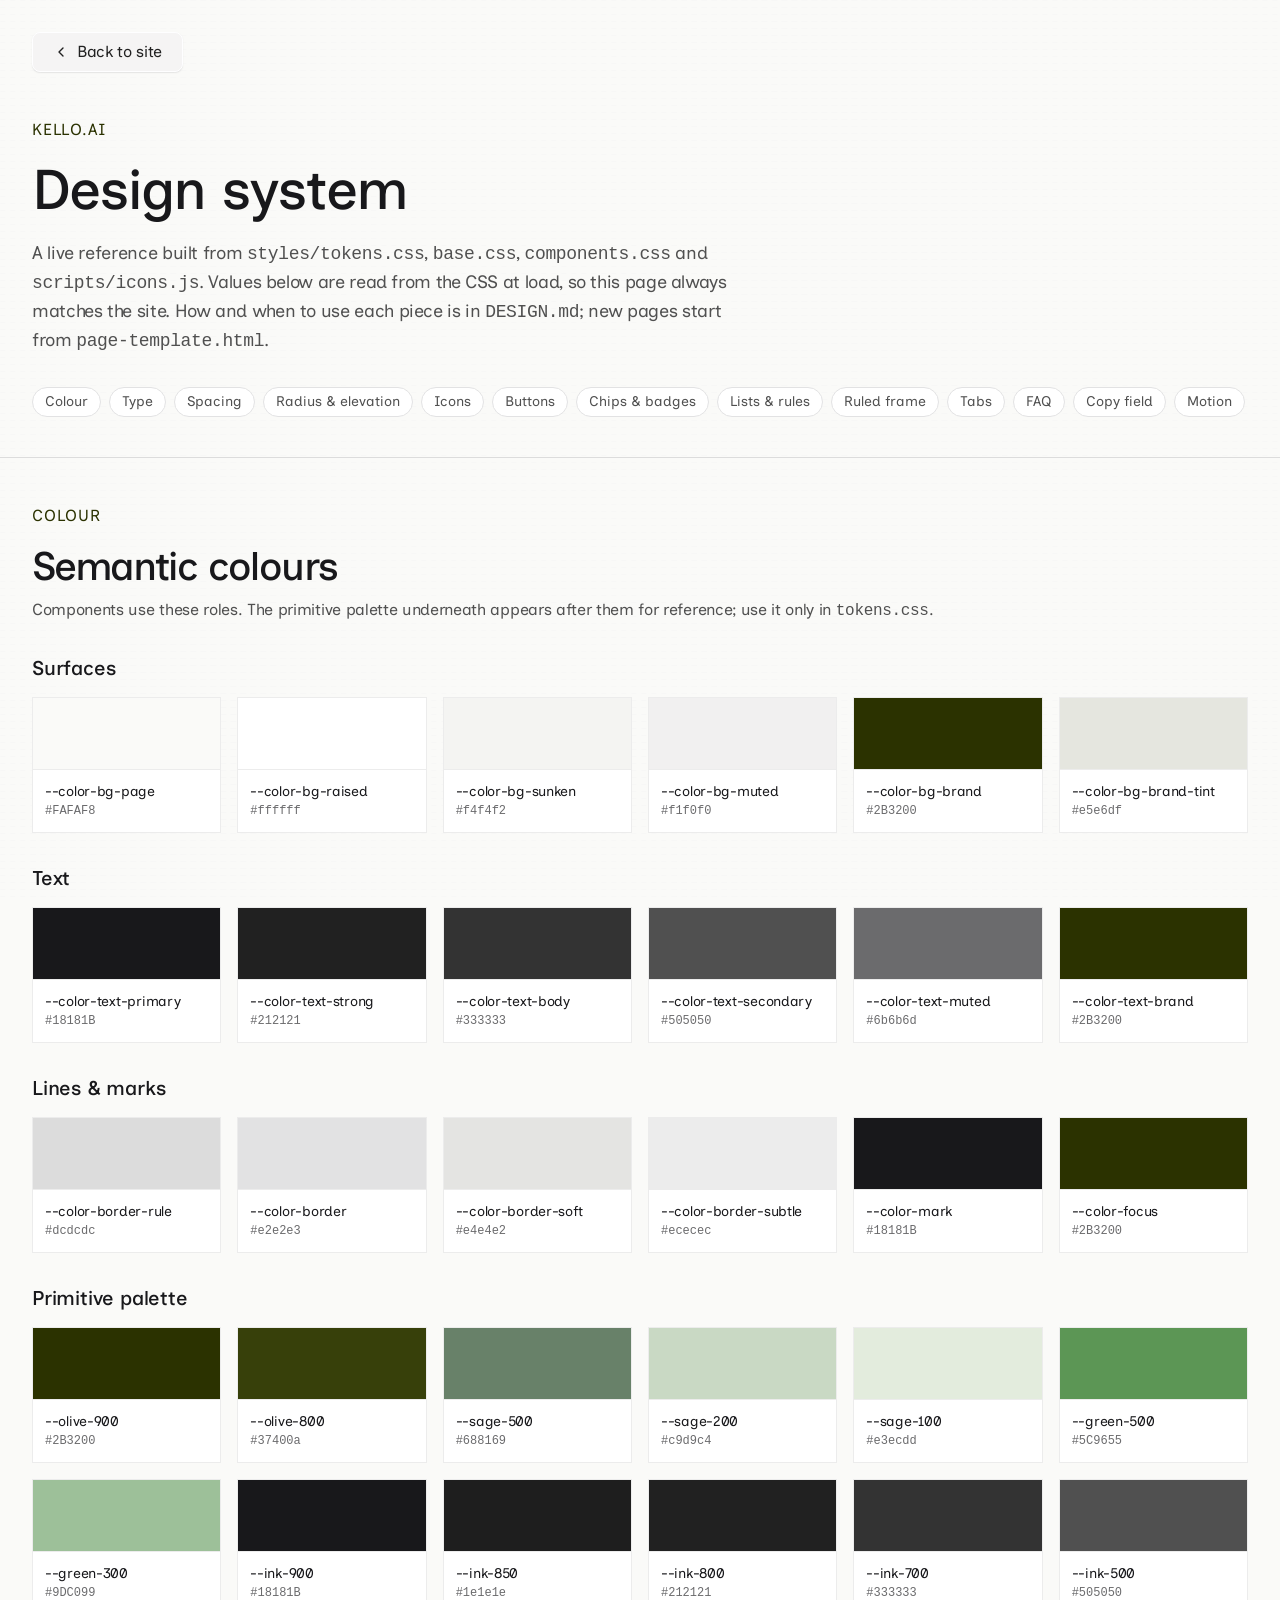
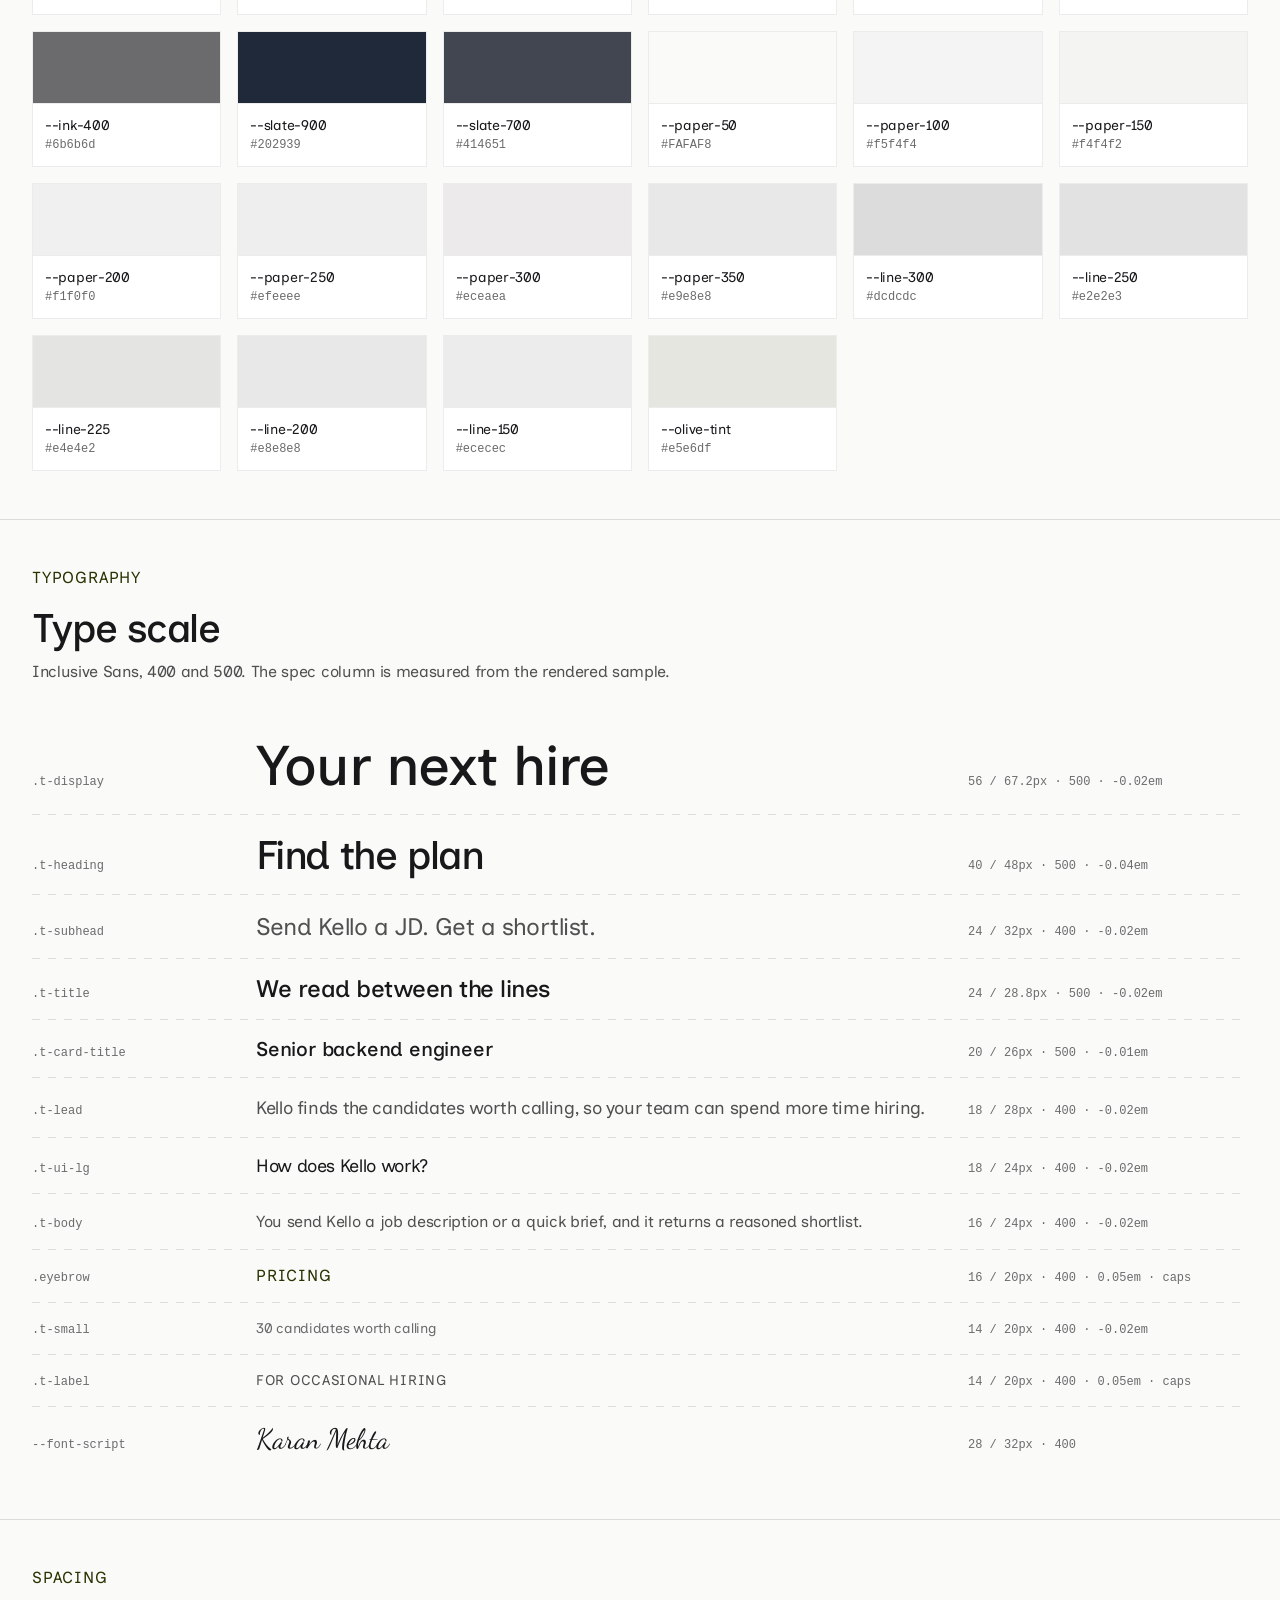
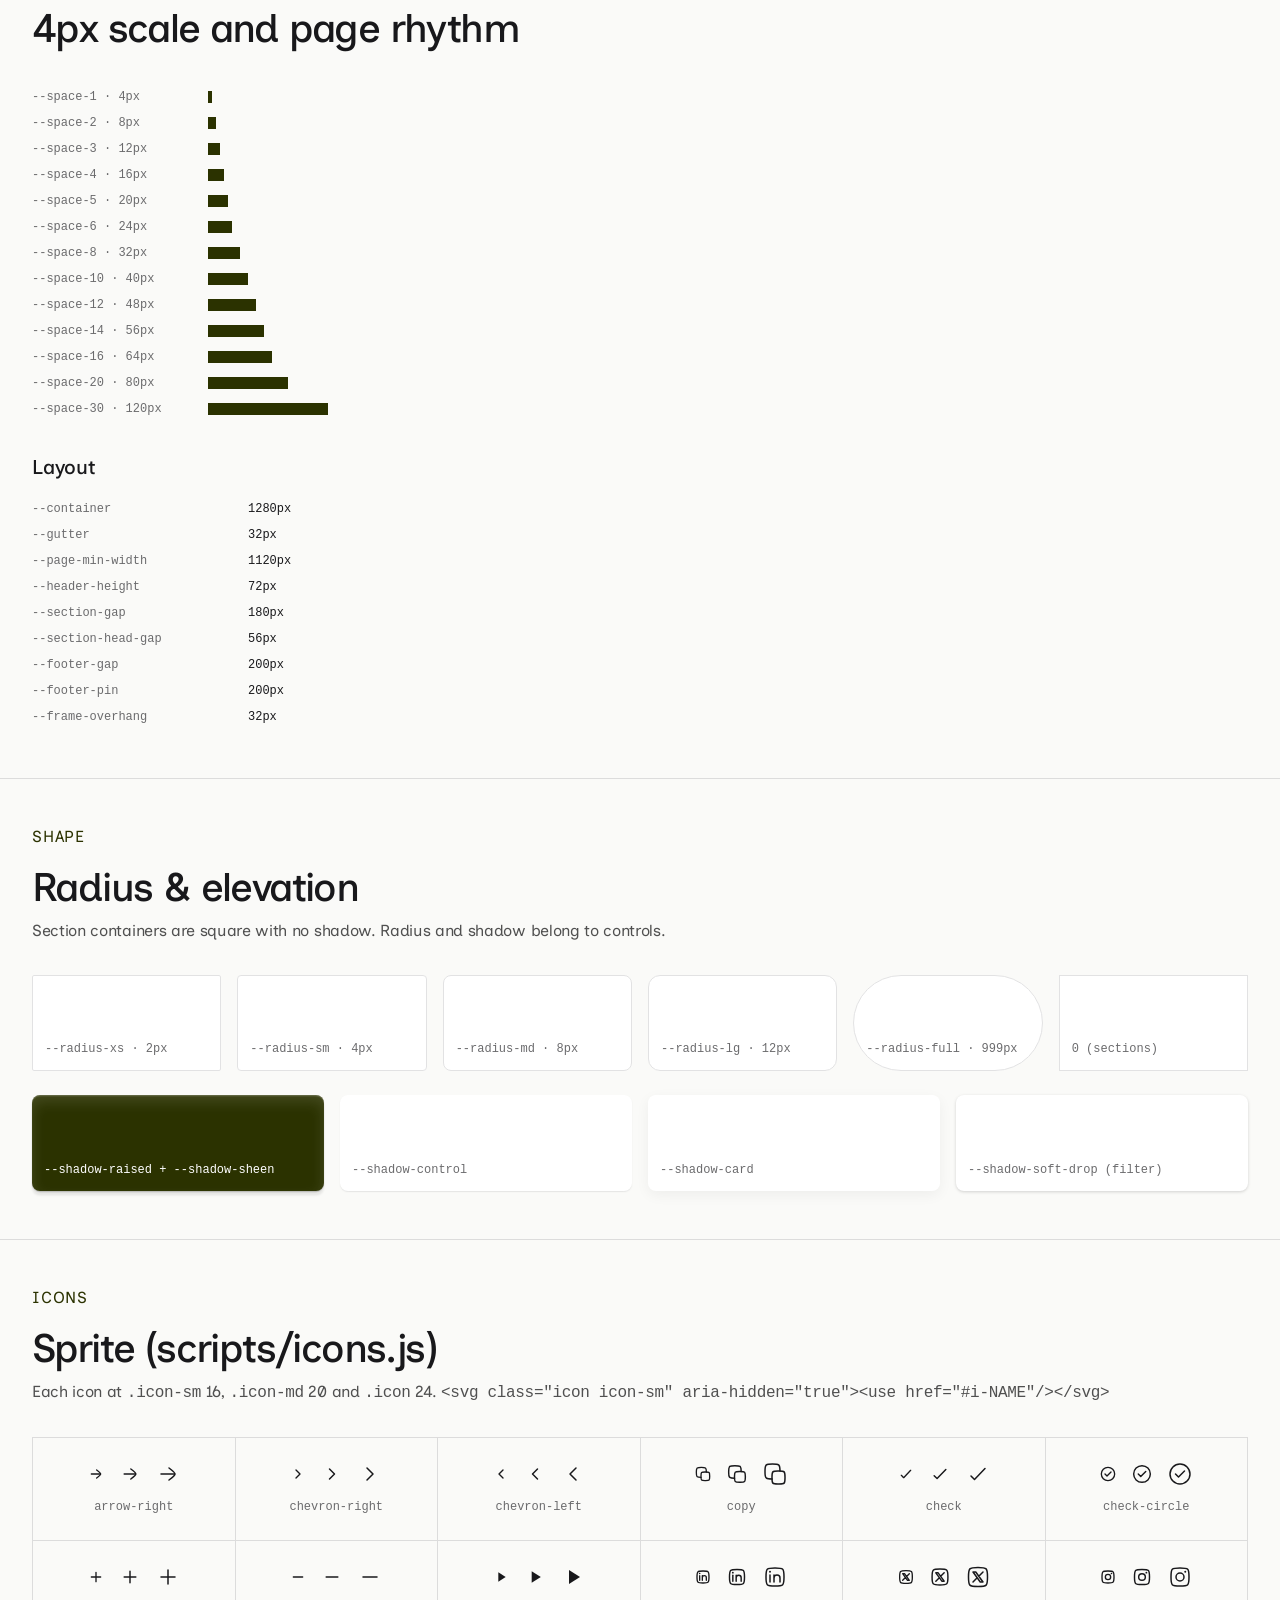
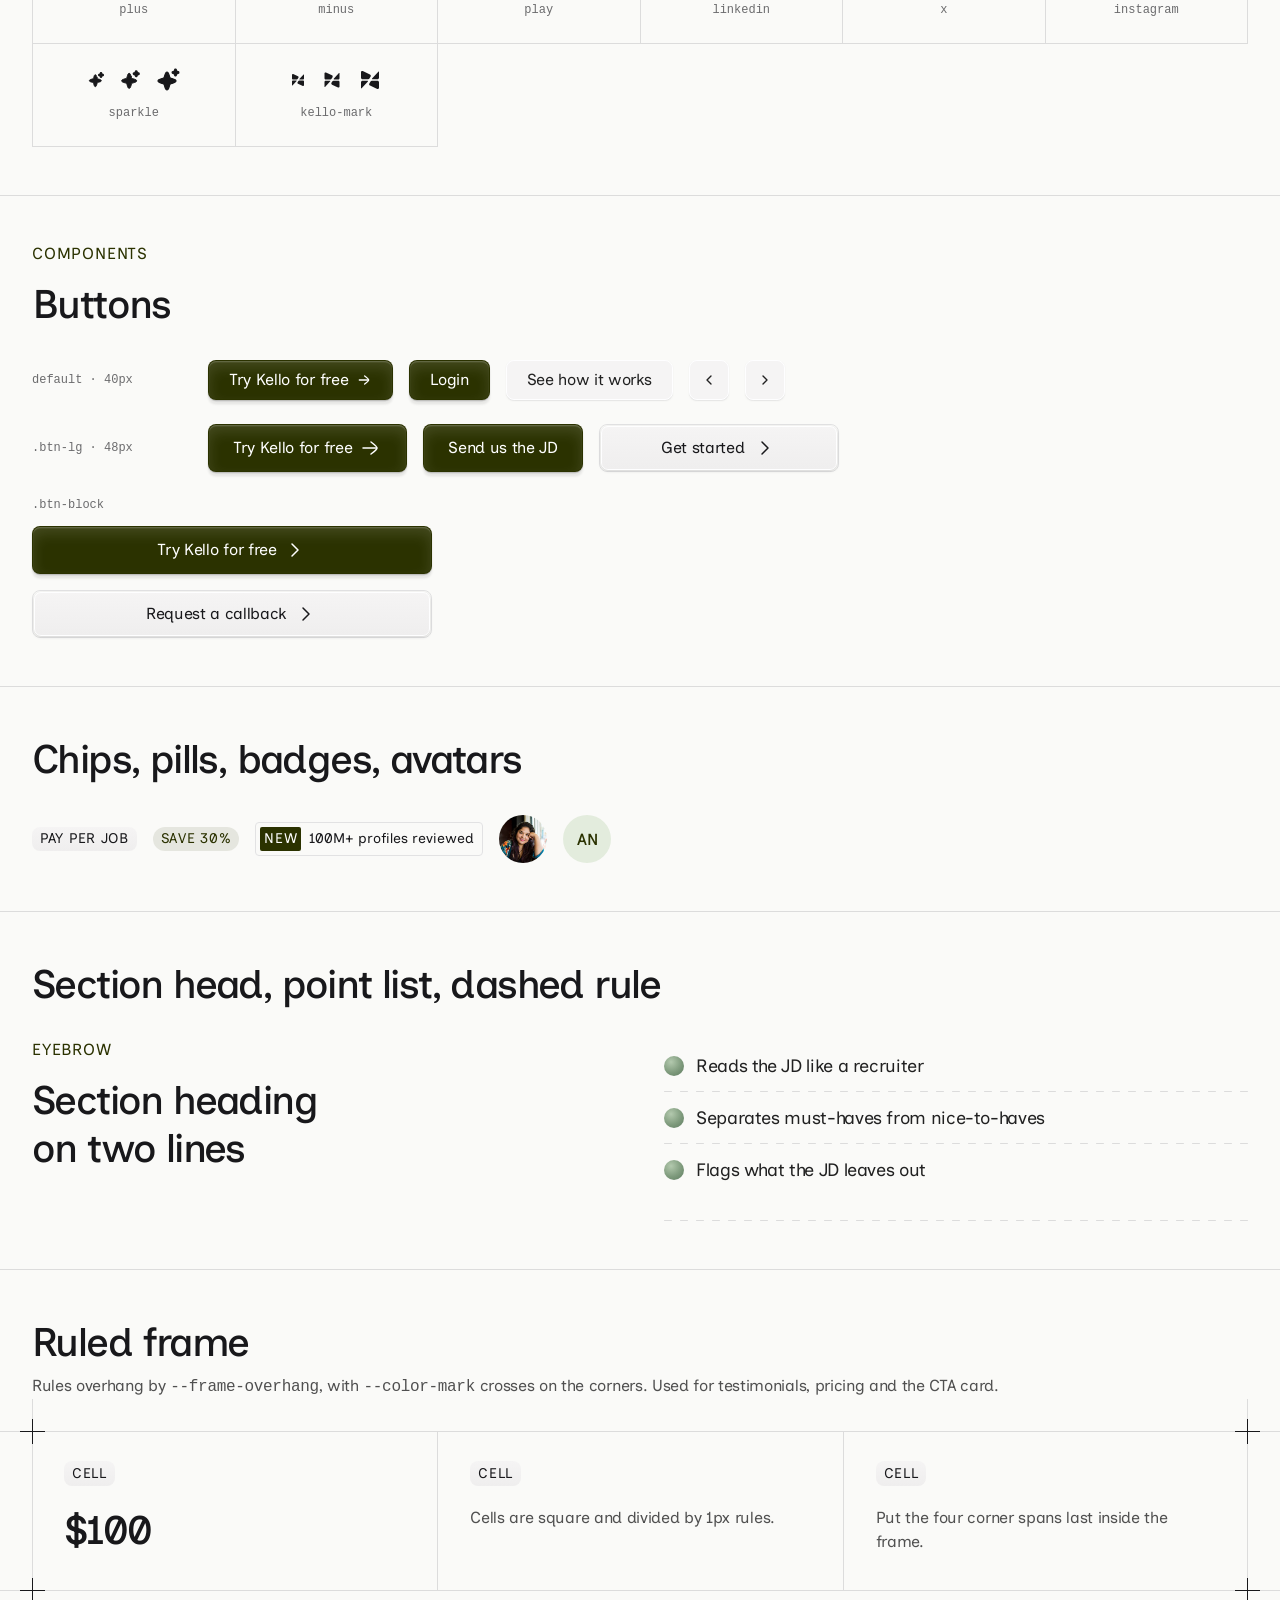
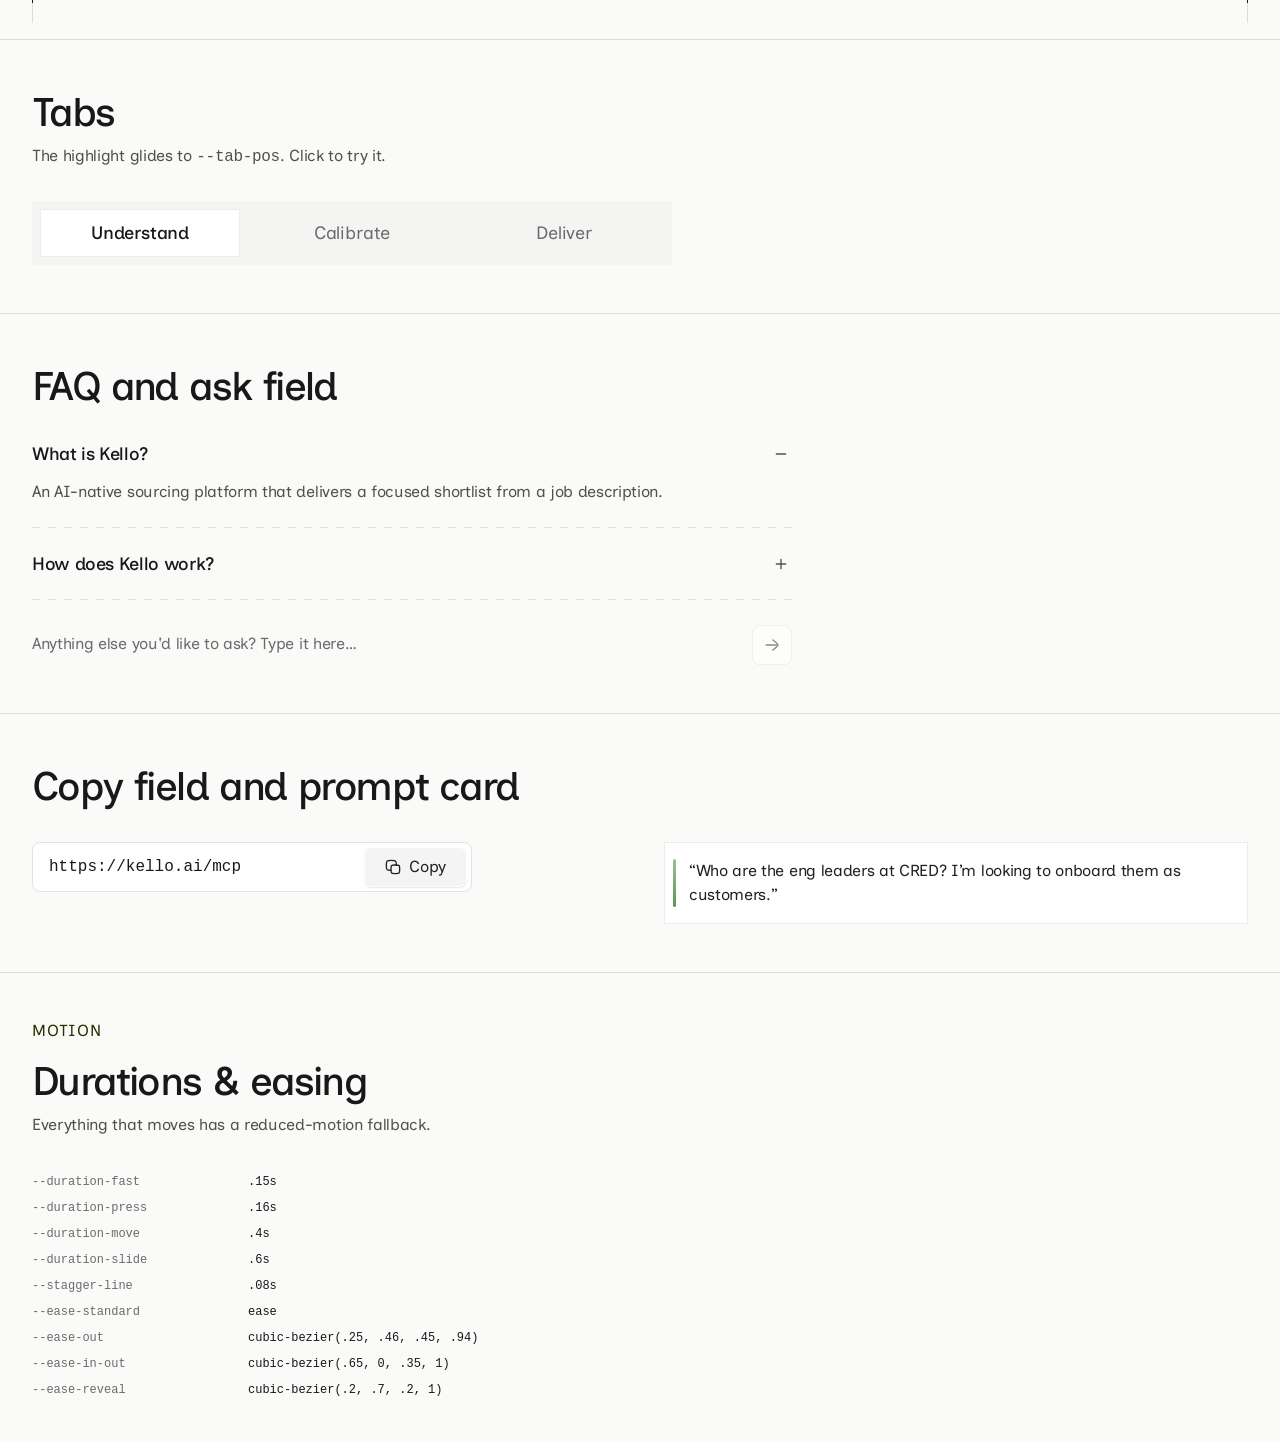
<file: design-system.html>
<!DOCTYPE html>
<html lang="en">
<head>
<meta charset="UTF-8">
<meta name="viewport" content="width=device-width, initial-scale=1.0">
<meta name="robots" content="noindex">
<title>Design system — Kello.ai</title>
<link rel="icon" type="image/svg+xml" href="assets/favicon.svg">
<link rel="preconnect" href="https://fonts.googleapis.com">
<link rel="preconnect" href="https://fonts.gstatic.com" crossorigin>
<link href="https://fonts.googleapis.com/css2?family=Inclusive+Sans:ital,wght@0,400;0,500;0,600;0,700;1,500&family=Dancing+Script:wght@500&display=swap" rel="stylesheet">
<link rel="stylesheet" href="styles/tokens.css">
<link rel="stylesheet" href="styles/base.css">
<link rel="stylesheet" href="styles/components.css">
<style>
  /* style-guide layout only; everything it shows comes from the shared CSS */
  .ds-top{padding:var(--space-8) 0 var(--space-10);}
  .ds-back{margin-bottom:var(--space-12);}
  .ds-top p{margin-top:var(--space-4);max-width:720px;}
  .ds-nav{display:flex;flex-wrap:wrap;gap:var(--space-2);margin-top:var(--space-8);}
  .ds-nav a{padding:var(--space-1) var(--space-3);border:1px solid var(--color-border);border-radius:var(--radius-full);font-size:var(--text-small-size);line-height:var(--text-small-lh);color:var(--color-text-secondary);background:var(--color-bg-raised);}
  .ds-nav a:hover{color:var(--color-text-brand);border-color:var(--color-text-brand);}
  .ds section{padding:var(--space-12) 0;border-top:1px solid var(--color-border-rule);}
  .ds .section-head{margin-bottom:var(--space-8);}
  .ds-note{margin-top:var(--space-2);}
  .ds-grid{display:grid;gap:var(--space-4);}
  .ds-grid.c4{grid-template-columns:repeat(4, 1fr);}
  .ds-grid.c6{grid-template-columns:repeat(6, 1fr);}
  .ds-swatch{border:1px solid var(--color-border-subtle);background:var(--color-bg-raised);}
  .ds-swatch .chipcol{height:72px;border-bottom:1px solid var(--color-border-subtle);}
  .ds-swatch .meta{padding:var(--space-3);}
  .ds-code{font-family:ui-monospace, SFMono-Regular, Menlo, monospace;font-size:12px;line-height:18px;color:var(--color-text-muted);letter-spacing:0;word-break:break-all;}
  .ds-row{display:grid;grid-template-columns:200px 1fr 280px;gap:var(--space-6);align-items:baseline;padding:var(--space-4) 0;background-image:var(--texture-dash-rule);background-repeat:repeat-x;background-position:left bottom;background-size:16px 1px;}
  .ds-row:last-child{background:none;}
  .ds-space{display:flex;align-items:center;gap:var(--space-4);padding:var(--space-1) 0;}
  .ds-space .bar{height:12px;background:var(--color-bg-brand);}
  .ds-space .ds-code{width:160px;}
  .ds-box{height:96px;display:flex;align-items:flex-end;padding:var(--space-3);background:var(--color-bg-raised);border:1px solid var(--color-border);}
  .ds-icons{display:grid;grid-template-columns:repeat(6, 1fr);border-top:1px solid var(--color-border-rule);border-left:1px solid var(--color-border-rule);}
  .ds-icons > div{display:flex;flex-direction:column;align-items:center;gap:var(--space-3);padding:var(--space-6) var(--space-2);border-right:1px solid var(--color-border-rule);border-bottom:1px solid var(--color-border-rule);background:var(--color-bg-page);color:var(--color-text-primary);}
  .ds-icons .sizes{display:flex;align-items:center;gap:var(--space-4);}
  .ds-stack{display:flex;flex-wrap:wrap;align-items:center;gap:var(--space-4);}
  .ds-stack + .ds-stack{margin-top:var(--space-6);}
  .ds-label{width:160px;flex-shrink:0;}
  .ds-frame-demo{display:grid;grid-template-columns:repeat(3, 1fr);background:var(--color-bg-page);}
  .ds-frame-demo > div{padding:var(--space-8);min-height:160px;}
  .ds-frame-demo > div + div{border-left:1px solid var(--color-border-rule);}
  .ds-tabs{max-width:640px;}
  .ds-faq{max-width:760px;}
</style>
</head>
<body class="ds">
<script src="scripts/icons.js"></script>
<div class="bg-pattern"></div>

<div class="wrap">
  <header class="ds-top">
    <a class="btn btn-secondary ds-back" href="index.html" id="ds-back"><svg class="icon icon-sm" aria-hidden="true"><use href="#i-chevron-left"/></svg>Back to site</a>
    <div class="eyebrow">Kello.ai</div>
    <h1 class="t-display">Design system</h1>
    <p class="t-lead">A live reference built from <code>styles/tokens.css</code>, <code>base.css</code>, <code>components.css</code> and <code>scripts/icons.js</code>. Values below are read from the CSS at load, so this page always matches the site. How and when to use each piece is in <code>DESIGN.md</code>; new pages start from <code>page-template.html</code>.</p>
    <nav class="ds-nav" aria-label="Sections">
      <a href="#colour">Colour</a><a href="#type">Type</a><a href="#spacing">Spacing</a><a href="#radius">Radius &amp; elevation</a><a href="#icons">Icons</a><a href="#buttons">Buttons</a><a href="#tags">Chips &amp; badges</a><a href="#lists">Lists &amp; rules</a><a href="#frame">Ruled frame</a><a href="#tabs">Tabs</a><a href="#faq">FAQ</a><a href="#copy">Copy field</a><a href="#motion">Motion</a>
    </nav>
  </header>
</div>

<main>
<section id="colour">
  <div class="wrap">
    <div class="section-head"><div class="eyebrow">Colour</div><h2>Semantic colours</h2>
      <p class="t-body ds-note">Components use these roles. The primitive palette underneath appears after them for reference; use it only in <code>tokens.css</code>.</p></div>
    <h3 class="t-card-title">Surfaces</h3>
    <div class="ds-grid c6" data-swatches="--color-bg-page --color-bg-raised --color-bg-sunken --color-bg-muted --color-bg-brand --color-bg-brand-tint" style="margin:var(--space-4) 0 var(--space-8)"></div>
    <h3 class="t-card-title">Text</h3>
    <div class="ds-grid c6" data-swatches="--color-text-primary --color-text-strong --color-text-body --color-text-secondary --color-text-muted --color-text-brand" style="margin:var(--space-4) 0 var(--space-8)"></div>
    <h3 class="t-card-title">Lines &amp; marks</h3>
    <div class="ds-grid c6" data-swatches="--color-border-rule --color-border --color-border-soft --color-border-subtle --color-mark --color-focus" style="margin:var(--space-4) 0 var(--space-8)"></div>
    <h3 class="t-card-title">Primitive palette</h3>
    <div class="ds-grid c6" data-swatches="--olive-900 --olive-800 --sage-500 --sage-200 --sage-100 --green-500 --green-300 --ink-900 --ink-850 --ink-800 --ink-700 --ink-500 --ink-400 --slate-900 --slate-700 --paper-50 --paper-100 --paper-150 --paper-200 --paper-250 --paper-300 --paper-350 --line-300 --line-250 --line-225 --line-200 --line-150 --olive-tint" style="margin-top:var(--space-4)"></div>
  </div>
</section>

<section id="type">
  <div class="wrap">
    <div class="section-head"><div class="eyebrow">Typography</div><h2>Type scale</h2>
      <p class="t-body ds-note">Inclusive Sans, 400 and 500. The spec column is measured from the rendered sample.</p></div>
    <div id="type-rows">
      <div class="ds-row"><span class="ds-code">.t-display</span><span class="t-display">Your next hire</span><span class="ds-code" data-spec></span></div>
      <div class="ds-row"><span class="ds-code">.t-heading</span><span class="t-heading">Find the plan</span><span class="ds-code" data-spec></span></div>
      <div class="ds-row"><span class="ds-code">.t-subhead</span><span class="t-subhead">Send Kello a JD. Get a shortlist.</span><span class="ds-code" data-spec></span></div>
      <div class="ds-row"><span class="ds-code">.t-title</span><span class="t-title">We read between the lines</span><span class="ds-code" data-spec></span></div>
      <div class="ds-row"><span class="ds-code">.t-card-title</span><span class="t-card-title">Senior backend engineer</span><span class="ds-code" data-spec></span></div>
      <div class="ds-row"><span class="ds-code">.t-lead</span><span class="t-lead">Kello finds the candidates worth calling, so your team can spend more time hiring.</span><span class="ds-code" data-spec></span></div>
      <div class="ds-row"><span class="ds-code">.t-ui-lg</span><span class="t-ui-lg">How does Kello work?</span><span class="ds-code" data-spec></span></div>
      <div class="ds-row"><span class="ds-code">.t-body</span><span class="t-body">You send Kello a job description or a quick brief, and it returns a reasoned shortlist.</span><span class="ds-code" data-spec></span></div>
      <div class="ds-row"><span class="ds-code">.eyebrow</span><span class="eyebrow" style="margin:0">Pricing</span><span class="ds-code" data-spec></span></div>
      <div class="ds-row"><span class="ds-code">.t-small</span><span class="t-small">30 candidates worth calling</span><span class="ds-code" data-spec></span></div>
      <div class="ds-row"><span class="ds-code">.t-label</span><span class="t-label">For occasional hiring</span><span class="ds-code" data-spec></span></div>
      <div class="ds-row"><span class="ds-code">--font-script</span><span style="font-family:var(--font-script);font-size:28px;line-height:32px;color:var(--color-text-primary)">Karan Mehta</span><span class="ds-code" data-spec></span></div>
    </div>
  </div>
</section>

<section id="spacing">
  <div class="wrap">
    <div class="section-head"><div class="eyebrow">Spacing</div><h2>4px scale and page rhythm</h2></div>
    <div id="space-rows" data-space="--space-1 --space-2 --space-3 --space-4 --space-5 --space-6 --space-8 --space-10 --space-12 --space-14 --space-16 --space-20 --space-30"></div>
    <h3 class="t-card-title" style="margin:var(--space-8) 0 var(--space-4)">Layout</h3>
    <div id="layout-rows" data-tokens="--container --gutter --page-min-width --header-height --section-gap --section-head-gap --footer-gap --footer-pin --frame-overhang"></div>
  </div>
</section>

<section id="radius">
  <div class="wrap">
    <div class="section-head"><div class="eyebrow">Shape</div><h2>Radius &amp; elevation</h2>
      <p class="t-body ds-note">Section containers are square with no shadow. Radius and shadow belong to controls.</p></div>
    <div class="ds-grid c6" id="radius-boxes" data-radius="--radius-xs --radius-sm --radius-md --radius-lg --radius-full"></div>
    <div class="ds-grid c4" id="shadow-boxes" style="margin-top:var(--space-6)"></div>
  </div>
</section>

<section id="icons">
  <div class="wrap">
    <div class="section-head"><div class="eyebrow">Icons</div><h2>Sprite (scripts/icons.js)</h2>
      <p class="t-body ds-note">Each icon at <code>.icon-sm</code> 16, <code>.icon-md</code> 20 and <code>.icon</code> 24. <code>&lt;svg class="icon icon-sm" aria-hidden="true"&gt;&lt;use href="#i-NAME"/&gt;&lt;/svg&gt;</code></p></div>
    <div class="ds-icons" id="icon-grid"></div>
  </div>
</section>

<section id="buttons">
  <div class="wrap">
    <div class="section-head"><div class="eyebrow">Components</div><h2>Buttons</h2></div>
    <div class="ds-stack"><span class="ds-code ds-label">default · 40px</span>
      <a href="#" class="btn btn-primary">Try Kello for free <svg class="icon" aria-hidden="true"><use href="#i-arrow-right"/></svg></a>
      <a href="#" class="btn btn-primary">Login</a>
      <a href="#" class="btn btn-secondary">See how it works</a>
      <button class="btn btn-secondary btn-icon" aria-label="Previous"><svg class="icon icon-sm" aria-hidden="true"><use href="#i-chevron-left"/></svg></button>
      <button class="btn btn-secondary btn-icon" aria-label="Next"><svg class="icon icon-sm" aria-hidden="true"><use href="#i-chevron-right"/></svg></button>
    </div>
    <div class="ds-stack"><span class="ds-code ds-label">.btn-lg · 48px</span>
      <a href="#" class="btn btn-primary btn-lg">Try Kello for free <svg class="icon" aria-hidden="true"><use href="#i-arrow-right"/></svg></a>
      <a href="#" class="btn btn-primary btn-lg">Send us the JD</a>
      <a href="#" class="btn btn-lg btn-soft" style="width:240px"><span class="btn-face">Get started <svg class="icon icon-sm" aria-hidden="true"><use href="#i-chevron-right"/></svg></span></a>
    </div>
    <div class="ds-stack" style="max-width:400px"><span class="ds-code ds-label">.btn-block</span></div>
    <div class="ds-grid" style="max-width:400px;margin-top:var(--space-3)">
      <a href="#" class="btn btn-primary btn-lg btn-block">Try Kello for free <svg class="icon" aria-hidden="true"><use href="#i-chevron-right"/></svg></a>
      <a href="#" class="btn btn-lg btn-soft btn-block"><span class="btn-face">Request a callback <svg class="icon icon-sm" aria-hidden="true"><use href="#i-chevron-right"/></svg></span></a>
    </div>
  </div>
</section>

<section id="tags">
  <div class="wrap">
    <div class="section-head"><h2>Chips, pills, badges, avatars</h2></div>
    <div class="ds-stack">
      <span class="chip">PAY PER JOB</span>
      <span class="pill">SAVE 30%</span>
      <span class="badge"><span class="badge-tag">NEW</span> 100M+ profiles reviewed</span>
      <img class="avatar" src="assets/avatar-ananya.jpg" alt="">
      <span class="avatar initials" aria-hidden="true">AN</span>
    </div>
  </div>
</section>

<section id="lists">
  <div class="wrap">
    <div class="section-head"><h2>Section head, point list, dashed rule</h2></div>
    <div class="ds-grid c4" style="grid-template-columns:1fr 1fr;gap:var(--space-12)">
      <div>
        <div class="section-head" style="margin:0"><div class="eyebrow">Eyebrow</div><h2>Section heading<br>on two lines</h2></div>
      </div>
      <div>
        <ul class="point-list">
          <li><span class="point-dot" aria-hidden="true"></span>Reads the JD like a recruiter</li>
          <li><span class="point-dot" aria-hidden="true"></span>Separates must-haves from nice-to-haves</li>
          <li><span class="point-dot" aria-hidden="true"></span>Flags what the JD leaves out</li>
        </ul>
        <div class="rule-dashed" style="margin-top:var(--space-6)"></div>
      </div>
    </div>
  </div>
</section>

<section id="frame">
  <div class="wrap">
    <div class="section-head"><h2>Ruled frame</h2>
      <p class="t-body ds-note">Rules overhang by <code>--frame-overhang</code>, with <code>--color-mark</code> crosses on the corners. Used for testimonials, pricing and the CTA card.</p></div>
    <div class="ruled-frame ds-frame-demo">
      <div><span class="chip">CELL</span><p class="t-heading" style="margin-top:var(--space-6)">$100</p></div>
      <div><span class="chip">CELL</span><p class="t-body" style="margin-top:var(--space-6)">Cells are square and divided by 1px rules.</p></div>
      <div><span class="chip">CELL</span><p class="t-body" style="margin-top:var(--space-6)">Put the four corner spans last inside the frame.</p></div>
      <span class="ruled-corner tl" aria-hidden="true"></span>
      <span class="ruled-corner tr" aria-hidden="true"></span>
      <span class="ruled-corner bl" aria-hidden="true"></span>
      <span class="ruled-corner br" aria-hidden="true"></span>
    </div>
  </div>
</section>

<section id="tabs">
  <div class="wrap">
    <div class="section-head"><h2>Tabs</h2>
      <p class="t-body ds-note">The highlight glides to <code>--tab-pos</code>. Click to try it.</p></div>
    <div class="tabs ds-tabs" role="tablist" aria-label="Demo" style="--tab-count:3">
      <span class="tab-glider" aria-hidden="true"></span>
      <button class="tab-btn active" role="tab" aria-selected="true">Understand</button>
      <button class="tab-btn" role="tab" aria-selected="false">Calibrate</button>
      <button class="tab-btn" role="tab" aria-selected="false">Deliver</button>
    </div>
  </div>
</section>

<section id="faq">
  <div class="wrap">
    <div class="section-head"><h2>FAQ and ask field</h2></div>
    <div class="ds-faq">
      <div class="faq-item open">
        <button class="faq-q-btn" aria-expanded="true" aria-controls="ds-a-1">
          <span class="faq-q" id="ds-q-1">What is Kello?</span>
          <span class="faq-icon" aria-hidden="true">
            <svg class="icon icon-sm i-plus" aria-hidden="true"><use href="#i-plus"/></svg>
            <svg class="icon icon-sm i-minus" aria-hidden="true"><use href="#i-minus"/></svg>
          </span>
        </button>
        <div class="faq-a" id="ds-a-1" role="region" aria-labelledby="ds-q-1">An AI-native sourcing platform that delivers a focused shortlist from a job description.</div>
      </div>
      <div class="faq-item">
        <button class="faq-q-btn" aria-expanded="false" aria-controls="ds-a-2">
          <span class="faq-q" id="ds-q-2">How does Kello work?</span>
          <span class="faq-icon" aria-hidden="true">
            <svg class="icon icon-sm i-plus" aria-hidden="true"><use href="#i-plus"/></svg>
            <svg class="icon icon-sm i-minus" aria-hidden="true"><use href="#i-minus"/></svg>
          </span>
        </button>
        <div class="faq-a" id="ds-a-2" role="region" aria-labelledby="ds-q-2">It reads between the lines, searches 100M+ profiles and returns a reasoned shortlist.</div>
      </div>
      <form class="ask-field" action="#" novalidate>
        <label class="sr-only" for="ds-ask">Ask Kello a question</label>
        <input id="ds-ask" type="text" autocomplete="off" placeholder="Anything else you'd like to ask? Type it here…">
        <button type="submit" aria-label="Send your question"><svg class="icon icon-md" aria-hidden="true"><use href="#i-arrow-right"/></svg></button>
      </form>
    </div>
  </div>
</section>

<section id="copy">
  <div class="wrap">
    <div class="section-head"><h2>Copy field and prompt card</h2></div>
    <div class="ds-grid c4" style="grid-template-columns:1fr 1fr;gap:var(--space-12);align-items:start">
      <div class="copy-field">
        <code id="ds-url">https://kello.ai/mcp</code>
        <button class="btn btn-secondary" type="button" data-copy="#ds-url"><svg class="icon icon-sm" aria-hidden="true"><use href="#i-copy"/></svg><span>Copy</span></button>
      </div>
      <ul class="prompt-list">
        <li class="prompt-card">“Who are the eng leaders at CRED? I’m looking to onboard them as customers.”</li>
      </ul>
    </div>
  </div>
</section>

<section id="motion">
  <div class="wrap">
    <div class="section-head"><div class="eyebrow">Motion</div><h2>Durations &amp; easing</h2>
      <p class="t-body ds-note">Everything that moves has a reduced-motion fallback.</p></div>
    <div id="motion-rows" data-tokens="--duration-fast --duration-press --duration-move --duration-slide --stagger-line --ease-standard --ease-out --ease-in-out --ease-reveal"></div>
  </div>
</section>
</main>

<script src="scripts/site.js"></script>
<script>
(function(){
  // back link: return to wherever the visitor came from on this site (keeps
  // their scroll position); opened directly, it goes to the landing page
  const back = document.getElementById('ds-back');
  back.addEventListener('click', e=>{
    let sameSite = false;
    try { sameSite = document.referrer && new URL(document.referrer).origin === location.origin; } catch (err) {}
    if (sameSite && history.length > 1) { e.preventDefault(); history.back(); }
  });

  const root = getComputedStyle(document.documentElement);
  const val = t => root.getPropertyValue(t).trim();
  const el = (tag, cls, html) => { const e = document.createElement(tag); if (cls) e.className = cls; if (html != null) e.innerHTML = html; return e; };

  // colour swatches
  document.querySelectorAll('[data-swatches]').forEach(grid=>{
    grid.dataset.swatches.split(' ').forEach(t=>{
      const s = el('div', 'ds-swatch');
      const c = el('div', 'chipcol'); c.style.background = 'var(' + t + ')';
      s.append(c, el('div', 'meta', '<div class="t-small" style="color:var(--color-text-primary)">' + t + '</div><div class="ds-code">' + val(t) + '</div>'));
      grid.append(s);
    });
  });

  // type specs, measured from each sample
  document.querySelectorAll('#type-rows .ds-row').forEach(row=>{
    const c = getComputedStyle(row.children[1]);
    const ls = parseFloat(c.letterSpacing) / parseFloat(c.fontSize);
    row.querySelector('[data-spec]').textContent =
      parseFloat(c.fontSize) + ' / ' + parseFloat(c.lineHeight) + 'px · ' + c.fontWeight +
      (isNaN(ls) || !ls ? '' : ' · ' + ls.toFixed(2) + 'em') + (c.textTransform === 'uppercase' ? ' · caps' : '');
  });

  // spacing bars
  const sp = document.getElementById('space-rows');
  sp.dataset.space.split(' ').forEach(t=>{
    const r = el('div', 'ds-space');
    const b = el('div', 'bar'); b.style.width = 'var(' + t + ')';
    r.append(el('span', 'ds-code', t + ' · ' + val(t)), b);
    sp.append(r);
  });
  document.querySelectorAll('#layout-rows, #motion-rows').forEach(box=>{
    box.dataset.tokens.split(' ').forEach(t=>{
      box.append(el('div', 'ds-space', '<span class="ds-code" style="width:200px">' + t + '</span><span class="ds-code" style="width:auto;color:var(--color-text-primary)">' + val(t) + '</span>'));
    });
  });

  // radius + shadows
  const rb = document.getElementById('radius-boxes');
  rb.dataset.radius.split(' ').concat(['0 (sections)']).forEach(t=>{
    const b = el('div', 'ds-box');
    b.style.borderRadius = t.startsWith('--') ? 'var(' + t + ')' : '0';
    b.append(el('span', 'ds-code', t + (t.startsWith('--') ? ' · ' + val(t) : '')));
    rb.append(b);
  });
  const sb = document.getElementById('shadow-boxes');
  [['--shadow-raised', 'var(--shadow-raised), var(--shadow-sheen)', true], ['--shadow-control', 'var(--shadow-control)'], ['--shadow-card', 'var(--shadow-card)'], ['--shadow-soft-drop', null]].forEach(([t, sh, dark])=>{
    const b = el('div', 'ds-box');
    b.style.borderRadius = 'var(--radius-md)'; b.style.border = '0';
    if (sh) b.style.boxShadow = sh; else b.style.filter = 'drop-shadow(var(--shadow-soft-drop))';
    if (dark) { b.style.background = 'var(--color-bg-brand)'; }
    const l = el('span', 'ds-code', t + (dark ? ' + --shadow-sheen' : '') + (sh ? '' : ' (filter)'));
    if (dark) l.style.color = 'var(--color-text-inverse)';
    b.append(l); sb.append(b);
  });

  // icons
  const ig = document.getElementById('icon-grid');
  (window.KELLO_ICONS || []).forEach(n=>{
    const use = '<use href="#i-' + n + '"/>';
    const c = el('div', '', '<div class="sizes">' +
      '<svg class="icon icon-sm" aria-hidden="true">' + use + '</svg>' +
      '<svg class="icon icon-md" aria-hidden="true">' + use + '</svg>' +
      '<svg class="icon" aria-hidden="true">' + use + '</svg></div><span class="ds-code">' + n + '</span>');
    ig.append(c);
  });

  // demo tabs: click glides the highlight
  document.querySelectorAll('.ds-tabs').forEach(tabs=>{
    const btns = [...tabs.querySelectorAll('.tab-btn')];
    btns.forEach((b, i)=>b.addEventListener('click', ()=>{
      tabs.style.setProperty('--tab-pos', i);
      btns.forEach((x, j)=>{ x.classList.toggle('active', i === j); x.setAttribute('aria-selected', i === j); });
    }));
  });
})();
</script>
</body>
</html>
</file>
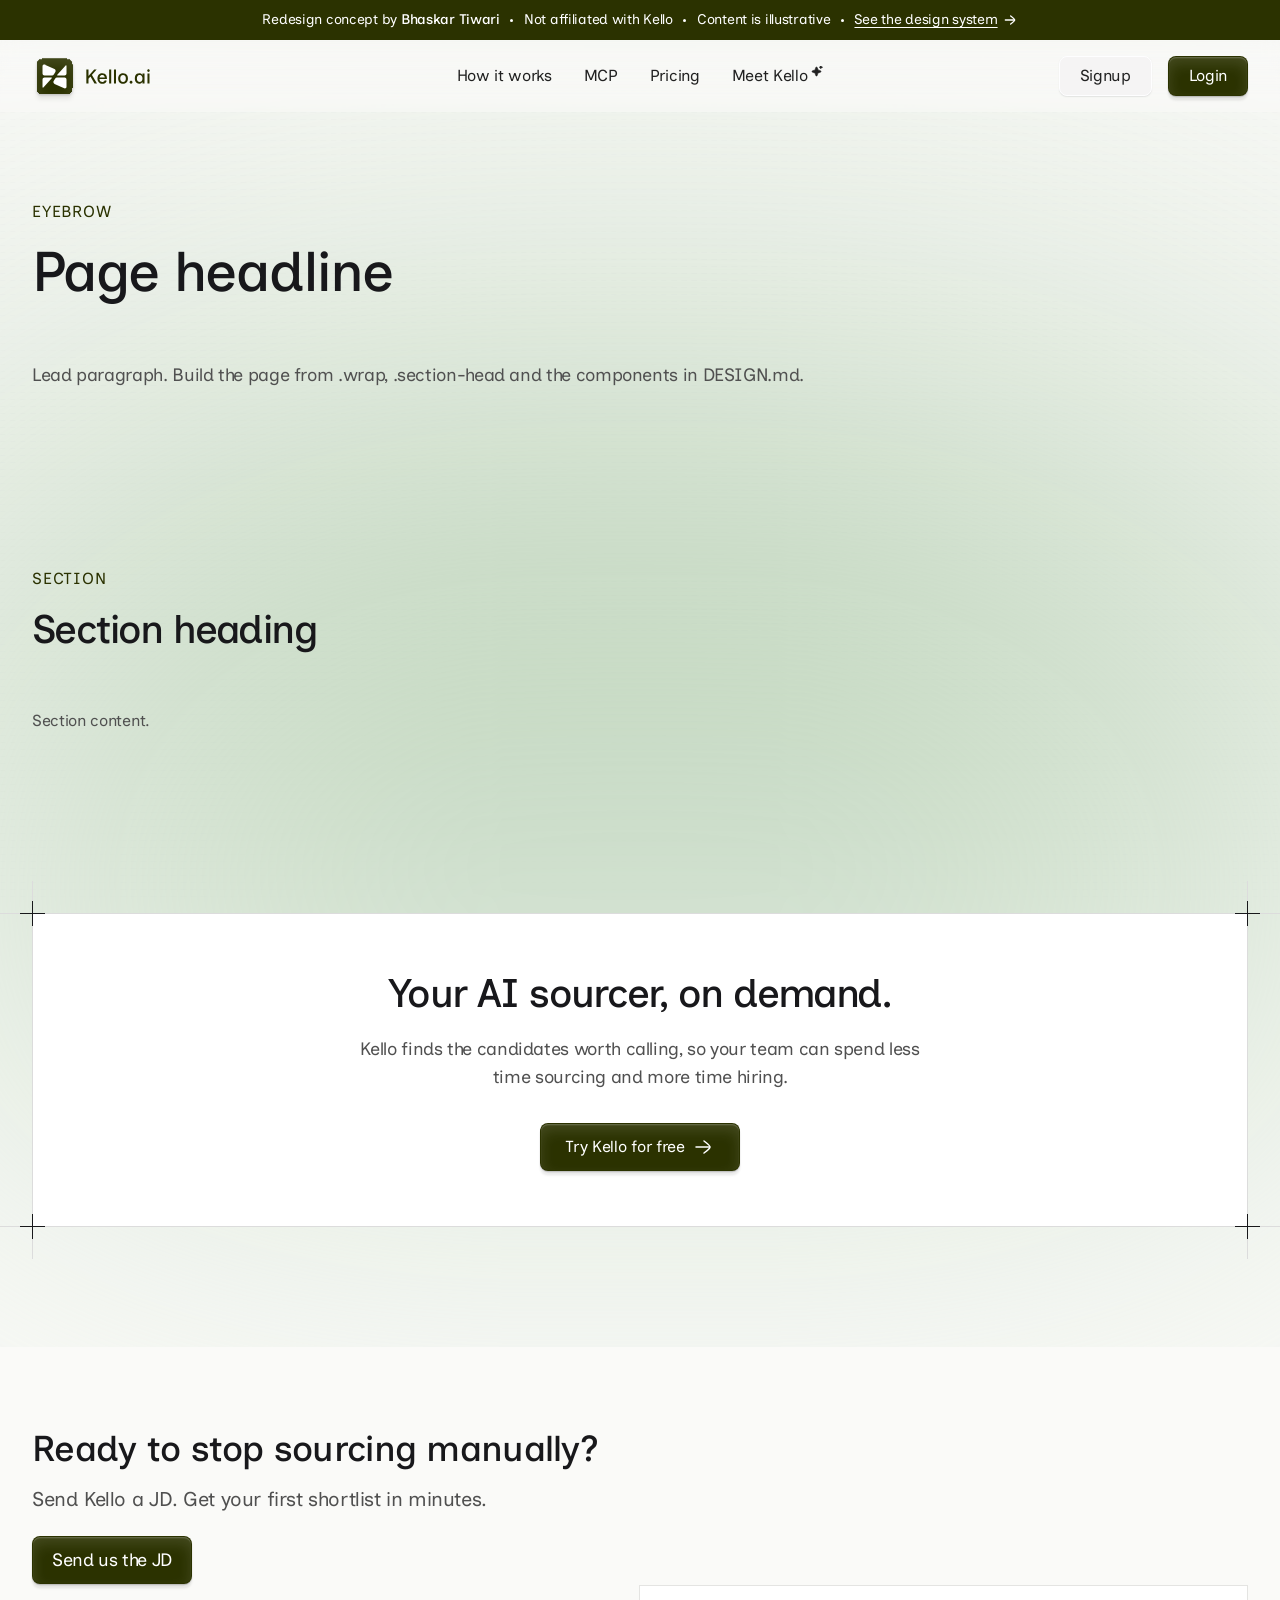
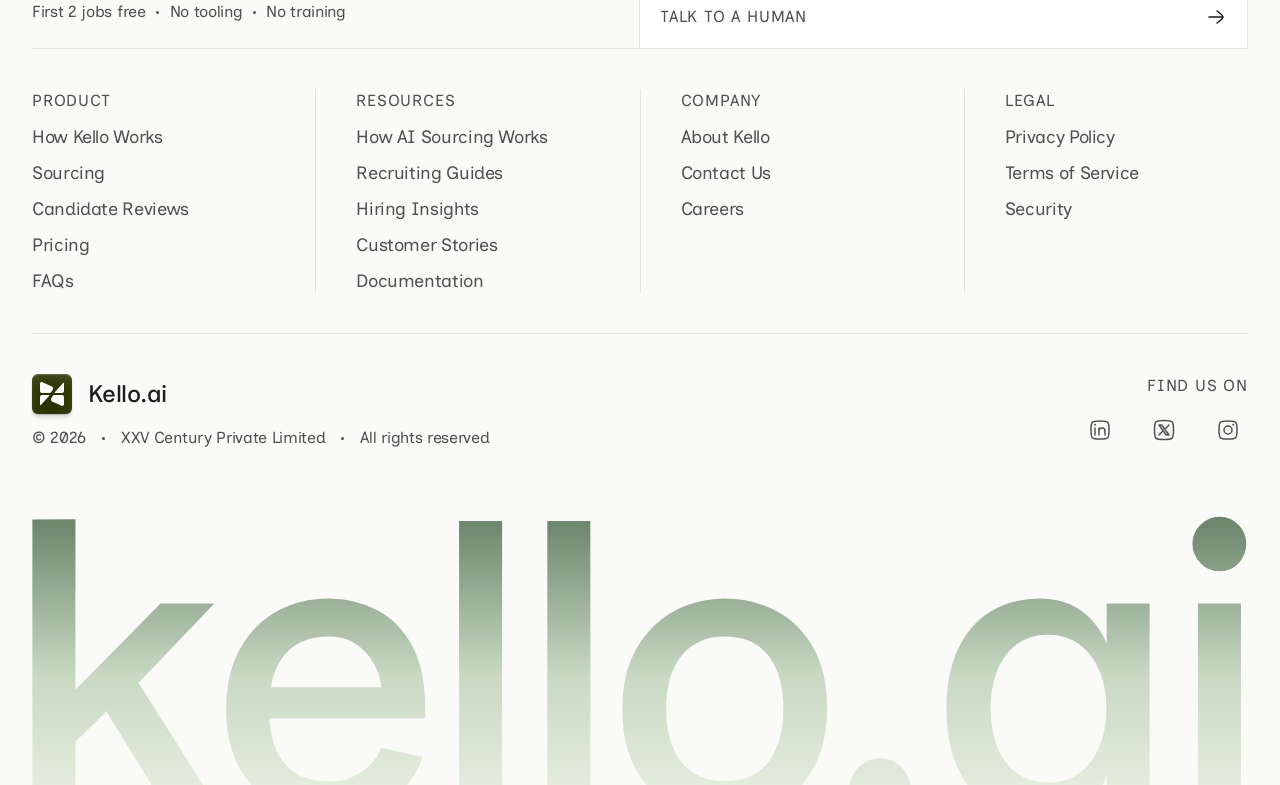
<file: page-template.html>
<!DOCTYPE html>
<html lang="en">
<head>
<meta charset="UTF-8">
<meta name="viewport" content="width=device-width, initial-scale=1.0">
<meta name="robots" content="noindex, nofollow">  <!-- concept pages stay out of search -->
<!-- starting point for a new page: copy this file, rename it, fill it in -->
<title>Page title — Kello.ai</title>
<meta name="description" content="One-sentence summary of this page.">
<!-- social preview: set the page URL, title and description; keep the
     shared image or point og:image at a page-specific 1200x630 JPEG -->
<meta property="og:type" content="website">
<meta property="og:site_name" content="Kello.ai">
<meta property="og:url" content="https://bhaskar-stack.github.io/kello-ai/your-page">
<meta property="og:title" content="Page title — Kello.ai">
<meta property="og:description" content="One-sentence summary of this page.">
<meta property="og:image" content="https://bhaskar-stack.github.io/kello-ai/assets/og-image.jpg">
<meta property="og:image:width" content="1200">
<meta property="og:image:height" content="630">
<meta property="og:image:alt" content="Kello.ai logo with the tagline: Your AI sourcing agent">
<meta name="twitter:card" content="summary_large_image">
<link rel="icon" type="image/svg+xml" href="assets/favicon.svg">
<link rel="apple-touch-icon" href="assets/favicon.svg">
<link rel="preconnect" href="https://fonts.googleapis.com">
<link rel="preconnect" href="https://fonts.gstatic.com" crossorigin>
<link href="https://fonts.googleapis.com/css2?family=Inclusive+Sans:ital,wght@0,400;0,500;0,600;0,700;1,500&family=Dancing+Script:wght@500&display=swap" rel="stylesheet">
<!-- design system: tokens -> base -> components, then this page's layouts (DESIGN.md) -->
<link rel="stylesheet" href="styles/tokens.css">
<link rel="stylesheet" href="styles/base.css">
<link rel="stylesheet" href="styles/components.css">
<!-- <link rel="stylesheet" href="styles/your-page.css"> -->
</head>
<body>
<script src="scripts/icons.js"></script>

<div class="bg-pattern"></div>
<div class="page-glows" aria-hidden="true">
  <div class="page-glow"></div>
  <div class="page-glow page-glow-2"></div>  <!-- sits behind the section marked data-glow-anchor -->
</div>

<!-- concept bar: this page is an unofficial redesign, not Kello's site -->
<div class="concept-bar dot-list">
  <span>Redesign concept by <strong>Bhaskar Tiwari</strong></span><span class="dot" aria-hidden="true"></span><span>Not affiliated with Kello</span><span class="dot" aria-hidden="true"></span><span>Content is illustrative</span><span class="dot" aria-hidden="true"></span><a href="design-system.html">See the design system<svg class="icon icon-sm" aria-hidden="true"><use href="#i-arrow-right"/></svg></a>
</div>

<header class="site-header">
  <div class="header-blur" aria-hidden="true"><span></span><span></span><span></span><span></span><span></span></div>
  <div class="wrap">
    <a class="logo" href="index.html">
      <img src="assets/brand-logo.svg" alt="Kello.ai">
    </a>
    <nav class="main-nav">
      <a href="index.html#sourcing">How it works</a>
      <a href="#">MCP</a>
      <a href="index.html#pricing">Pricing</a>
      <a href="#">Meet Kello<svg class="nav-star" fill="none" aria-hidden="true"><use href="#i-sparkle"/></svg></a>
    </nav>
    <div class="header-actions">
      <a href="#" class="btn btn-secondary">Signup</a>
      <a href="#" class="btn btn-primary">Login</a>
    </div>
  </div>
</header>

<div class="page-stack">

<!-- sections: each <section> pads --section-gap / 2 top and bottom -->
<section>
  <div class="wrap">
    <div class="section-head">
      <div class="eyebrow">Eyebrow</div>
      <h1 class="t-display">Page headline</h1>
    </div>
    <p class="t-lead">Lead paragraph. Build the page from .wrap, .section-head and the components in DESIGN.md.</p>
  </div>
</section>

<section>
  <div class="wrap">
    <div class="section-head">
      <div class="eyebrow">Section</div>
      <h2>Section heading</h2>
    </div>
    <p class="t-body">Section content.</p>
  </div>
</section>

<div class="cta-band-wrap">
  <div class="cta-band ruled-frame">
    <!-- optional: paste the animated .cta-depth-svg from index.html here -->
    <div class="cta-band-content">
      <h2>Your AI sourcer, on demand.</h2>
      <p>Kello finds the candidates worth calling, so your team can spend less time sourcing and more time hiring.</p>
      <a href="#" class="btn btn-primary btn-lg">Try Kello for free
        <svg class="icon" aria-hidden="true"><use href="#i-arrow-right"/></svg>
      </a>
    </div>
    <span class="ruled-corner tl" aria-hidden="true"></span>
    <span class="ruled-corner tr" aria-hidden="true"></span>
    <span class="ruled-corner bl" aria-hidden="true"></span>
    <span class="ruled-corner br" aria-hidden="true"></span>
  </div>
</div>
</div><!-- /.page-stack -->

<div class="page-blur" aria-hidden="true"></div>

<footer class="site-footer">
  <div class="wrap">
    <div class="footer-top">
      <div class="footer-pitch">
        <h2>Ready to stop sourcing manually?</h2>
        <p class="sub">Send Kello a JD. Get your first shortlist in minutes.</p>
        <div class="footer-cta">
          <a href="#" class="btn btn-primary btn-lg">Send us the JD</a>
          <p class="dot-list">First 2 jobs free<span class="dot" aria-hidden="true"></span>No tooling<span class="dot" aria-hidden="true"></span>No training</p>
        </div>
      </div>
      <a class="talk-human" href="mailto:support@kello.ai">
        TALK TO A HUMAN
        <svg class="icon" aria-hidden="true"><use href="#i-arrow-right"/></svg>
      </a>
    </div>

    <div class="footer-links">
      <div class="footer-col">
        <h5>Product</h5>
        <ul>
          <li><a href="#">How Kello Works</a></li>
          <li><a href="#">Sourcing</a></li>
          <li><a href="#">Candidate Reviews</a></li>
          <li><a href="index.html#pricing">Pricing</a></li>
          <li><a href="#">FAQs</a></li>
        </ul>
      </div>
      <span class="footer-divider" aria-hidden="true"></span>
      <div class="footer-col">
        <h5>Resources</h5>
        <ul>
          <li><a href="#">How AI Sourcing Works</a></li>
          <li><a href="#">Recruiting Guides</a></li>
          <li><a href="#">Hiring Insights</a></li>
          <li><a href="#">Customer Stories</a></li>
          <li><a href="#">Documentation</a></li>
        </ul>
      </div>
      <span class="footer-divider" aria-hidden="true"></span>
      <div class="footer-col">
        <h5>Company</h5>
        <ul>
          <li><a href="#">About Kello</a></li>
          <li><a href="#">Contact Us</a></li>
          <li><a href="#">Careers</a></li>
        </ul>
      </div>
      <span class="footer-divider" aria-hidden="true"></span>
      <div class="footer-col">
        <h5>Legal</h5>
        <ul>
          <li><a href="#">Privacy Policy</a></li>
          <li><a href="#">Terms of Service</a></li>
          <li><a href="#">Security</a></li>
        </ul>
      </div>
    </div>

    <div class="footer-bottom">
      <div class="footer-brand">
        <a class="footer-logo" href="#" aria-label="Kello.ai home">
          <span class="logo-tile" aria-hidden="true"><svg aria-hidden="true"><use href="#i-kello-mark"/></svg></span>
          <span class="footer-wordmark" aria-hidden="true">Kello.ai</span>
        </a>
        <p class="dot-list footer-copy">© 2026<span class="dot" aria-hidden="true"></span>XXV Century Private Limited<span class="dot" aria-hidden="true"></span>All rights reserved</p>
      </div>
      <div class="footer-social">
        <span class="label">FIND US ON</span>
        <!-- social icons: Hugeicons free set (MIT), Linkedin01Icon / NewTwitterRectangleIcon / InstagramIcon -->
        <div class="social-icons">
          <a href="#" aria-label="LinkedIn"><svg class="icon" aria-hidden="true"><use href="#i-linkedin"/></svg></a>
          <a href="#" aria-label="X"><svg class="icon" aria-hidden="true"><use href="#i-x"/></svg></a>
          <a href="#" aria-label="Instagram"><svg class="icon" aria-hidden="true"><use href="#i-instagram"/></svg></a>
        </div>
      </div>
    </div>

    <!-- oversized wordmark, cropped by the page edge -->
    <div class="footer-giant" aria-hidden="true"><div class="footer-giant-crop"><span>kello.ai</span></div></div>
  </div>
</footer>

<script src="scripts/site.js"></script>
<!-- <script src="scripts/your-page.js"></script> -->

</body>
</html>
</file>
<file: styles/tokens.css>
/* ==========================================================================
   Kello design tokens
   --------------------------------------------------------------------------
   Every value the design language uses lives here. Components and pages
   read the SEMANTIC tokens (--color-text-muted, --text-body-size, ...);
   the PRIMITIVE palette underneath is only referenced from this file.
   See DESIGN.md for when to use what, and design-system.html for a live
   view of every token.
   ========================================================================== */

:root{
  /* ---- Primitive palette ------------------------------------------------ */
  /* brand olive */
  --olive-900:#2B3200;          /* primary action, brand mark */
  --olive-800:#37400a;
  /* sage greens (supporting) */
  --sage-500:#688169;
  --sage-200:#c9d9c4;
  --sage-100:#e3ecdd;
  --green-500:#5C9655;          /* CTA depth-art lines */
  --green-300:#9DC099;          /* CTA depth-art glow */
  /* warm neutrals (text) */
  --ink-900:#18181B;
  --ink-850:#1e1e1e;
  --ink-800:#212121;
  --ink-700:#333333;
  --ink-500:#505050;
  --ink-400:#6b6b6d;            /* 5.1:1 on the page, 4.8:1 on sunken surfaces */
  /* cool neutrals (pricing, from the Figma pricing frame) */
  --slate-900:#202939;
  --slate-700:#414651;
  /* warm neutrals (surfaces and lines) */
  --paper-50:#FAFAF8;
  --paper-100:#f5f4f4;
  --paper-150:#f4f4f2;
  --paper-200:#f1f0f0;
  --paper-250:#efeeee;
  --paper-300:#eceaea;
  --paper-350:#e9e8e8;
  --line-300:#dcdcdc;
  --line-250:#e2e2e3;
  --line-225:#e4e4e2;
  --line-200:#e8e8e8;
  --line-150:#ececec;
  --white:#ffffff;
  --near-white:#fefeff;         /* button highlight edge */
  --olive-tint:#e5e6df;         /* olive-on-light pill */

  /* ---- Semantic colour ---------------------------------------------------- */
  --color-bg-page:var(--paper-50);          /* canvas */
  --color-bg-raised:var(--white);           /* panels, cards, fields */
  --color-bg-sunken:var(--paper-150);       /* tab bars, trays */
  --color-bg-muted:var(--paper-200);        /* placeholders, avatars */
  --color-bg-brand:var(--olive-900);
  --color-bg-brand-tint:var(--olive-tint);

  --color-text-primary:var(--ink-900);      /* headings, key copy */
  --color-text-strong:var(--ink-800);       /* nav, list items, quotes */
  --color-text-body:var(--ink-700);         /* long-form paragraphs */
  --color-text-secondary:var(--ink-500);    /* supporting copy, footer */
  --color-text-muted:var(--ink-400);        /* meta, placeholders, inactive */
  --color-text-inverse:var(--white);
  --color-text-brand:var(--olive-900);      /* eyebrows, links, hover */

  --color-border-rule:var(--line-300);      /* ruled frames, dashed rules */
  --color-border:var(--line-250);           /* controls */
  --color-border-soft:var(--line-225);      /* footer rules */
  --color-border-subtle:var(--line-150);    /* raised cards */
  --color-mark:var(--ink-900);              /* ruled-frame corner crosses */

  --color-focus:var(--olive-900);

  /* ---- Typography --------------------------------------------------------- */
  --font-sans:'Inclusive Sans', ui-sans-serif, system-ui, -apple-system, sans-serif;
  --font-script:'Dancing Script', 'Segoe Script', 'Brush Script MT', cursive;
  --font-mono:ui-monospace, 'SF Mono', SFMono-Regular, Menlo, Consolas, monospace;   /* URLs, code */

  --weight-regular:400;
  --weight-medium:500;

  --tracking-tighter:-0.04em;   /* section headings */
  --tracking-tight:-0.02em;     /* default for all running text */
  --tracking-snug:-0.01em;      /* tabs, card titles, wordmark */
  --tracking-caps:0.05em;       /* every ALL-CAPS label */

  /* type scale: size / line-height pairs (px) */
  --text-display-size:56px;  --text-display-lh:1.2;   /* hero headline */
  --text-heading-size:40px;  --text-heading-lh:1.2;   /* section headings, prices */
  --text-heading-sm-size:36px; --text-heading-sm-lh:1.2; /* footer pitch */
  --text-subhead-size:24px;  --text-subhead-lh:32px;  /* lead lines, wordmark */
  --text-title-size:24px;    --text-title-lh:1.2;     /* panel titles */
  --text-card-size:20px;     --text-card-lh:26px;     /* card titles */
  --text-lead-size:18px;     --text-lead-lh:28px;     /* paragraphs, lists, quotes */
  --text-ui-lg-size:18px;    --text-ui-lg-lh:24px;    /* nav-scale UI, FAQ questions, footer */
  --text-body-size:16px;     --text-body-lh:24px;     /* body, buttons (48px) */
  --text-control-size:16px;  --text-control-lh:20px;  /* buttons (40px), eyebrows */
  --text-small-size:14px;    --text-small-lh:20px;    /* meta, features, labels */
  --text-tag-size:14px;      --text-tag-lh:16px;      /* chips, pills */

  /* ---- Spacing (4px base; --space-N = N x 4px) ---------------------------- */
  --space-1:4px;
  --space-2:8px;
  --space-3:12px;
  --space-4:16px;
  --space-5:20px;
  --space-6:24px;
  --space-8:32px;
  --space-10:40px;
  --space-12:48px;
  --space-14:56px;
  --space-16:64px;
  --space-20:80px;
  --space-30:120px;

  /* ---- Layout ------------------------------------------------------------- */
  --container:1280px;
  --gutter:var(--space-8);                  /* min side margin below the container */
  --page-min-width:1120px;                  /* desktop-only layout */
  --header-height:72px;
  --section-gap:180px;                      /* content-to-content between sections */
  --section-head-gap:var(--space-14);       /* heading block to its content */
  --footer-gap:200px;                       /* last section to the footer's content */
  --footer-pin:200px;                       /* card height above the fold when the curtain freezes the page */
  --frame-overhang:32px;                    /* ruled frames: rules run this far past the box */
  --src-step:60vh;                          /* scroll distance per sourcing tab */

  /* ---- Radius ------------------------------------------------------------- */
  --radius-xs:2px;              /* tiny tags */
  --radius-sm:4px;              /* badges */
  --radius-md:8px;              /* buttons, chips, fields */
  --radius-lg:12px;             /* cards inside visuals */
  --radius-full:999px;          /* pills, avatars */
  /* ruled frames, sections and panels are deliberately square (0) */

  /* ---- Elevation ---------------------------------------------------------- */
  --shadow-control:0 1px 2px rgba(24,24,27,0.06), 0 1px 1px rgba(24,24,27,0.04);   /* secondary buttons */
  --shadow-raised:0 1.128px 1.128px 0 rgba(8,8,8,0.2), 0 4.514px 2.257px 0 rgba(8,8,8,0.08); /* primary button, logo tile */
  --shadow-sheen:inset 0 1.128px 1.128px 0 rgba(255,255,255,0.2), inset 0 6.771px 13.542px 0 rgba(255,255,255,0.12); /* glossy top edge on dark fills */
  --shadow-card:0 4px 14px rgba(24,24,27,0.05);                                     /* cards inside visuals */
  --shadow-soft-drop:0 1px 1.5px rgba(51,51,51,0.2);                                /* light button face (filter) */

  /* ---- Gradients & textures ---------------------------------------------- */
  --gradient-control:linear-gradient(180deg, var(--paper-100), var(--paper-250));   /* light button face, chips */
  --gradient-control-hover:linear-gradient(180deg, var(--paper-250), var(--paper-350));
  --gradient-visual:linear-gradient(180deg, #eff5ee 0%, #cfe0cd 50%, #bfd6bc 80%, #c7dbc4 100%); /* green product visuals */
  --texture-dash-grid:url("data:image/svg+xml,%3Csvg xmlns='http://www.w3.org/2000/svg' width='10.028' height='7'%3E%3Crect x='0' y='4' width='6' height='1' rx='0.5' fill='%23000' fill-opacity='0.08'/%3E%3C/svg%3E");
  --texture-dash-rule:url("data:image/svg+xml,%3Csvg xmlns='http://www.w3.org/2000/svg' width='16' height='1'%3E%3Cline x1='0.5' y1='0.5' x2='7.5' y2='0.5' stroke='%23DCDCDC' stroke-width='1' stroke-linecap='round'/%3E%3C/svg%3E");
  --texture-dash-rule-soft:url("data:image/svg+xml,%3Csvg xmlns='http://www.w3.org/2000/svg' width='16' height='1'%3E%3Cline x1='0.5' y1='0.5' x2='7.5' y2='0.5' stroke='%23ECECEC' stroke-width='1' stroke-linecap='round'/%3E%3C/svg%3E");

  /* ---- Icons -------------------------------------------------------------- */
  --icon-sm:16px;               /* inside 40px buttons, list bullets */
  --icon-md:20px;               /* inside fields */
  --icon-lg:24px;               /* inside 48px buttons, footer */

  /* ---- Motion ------------------------------------------------------------- */
  --ease-standard:ease;
  --ease-out:cubic-bezier(.25, .46, .45, .94);         /* glider (power2.out) */
  --ease-in-out:cubic-bezier(.65, 0, .35, 1);          /* batch slides, visual morph */
  --ease-reveal:cubic-bezier(.2, .7, .2, 1);           /* text reveals */
  --duration-fast:.15s;          /* colour / border hovers */
  --duration-press:.16s;         /* button lift */
  --duration-move:.4s;           /* highlights, the tab glider */
  --duration-slide:.6s;          /* whole-batch slides, the visual morph */
  --stagger-line:.08s;           /* line-by-line reveal step */

  /* ---- Layering ----------------------------------------------------------- */
  --z-behind:-1;
  --z-rule:1;
  --z-rule-mark:2;
  --z-footer:2;
  --z-header:50;
}
</file>
<file: styles/base.css>
/* ==========================================================================
   Base: reset, page canvas, layout primitives and the type scale.
   Depends on tokens.css. Paths in url() are relative to this file.
   ========================================================================== */

*{box-sizing:border-box;}
/* no overflow-x on html/body: on html it clips the page below body's
   min-width with no way to scroll to it, and on body it breaks
   position:sticky. The only thing wider than the page is the glow
   layer, so that clips itself (.page-glows). */
html{
  scroll-behavior:smooth;
  /* no rubber-band bounce past the top or bottom of the page: the header
     and footer stay put at the ends. (The canvas colour comes from body's
     background; giving html its own would paint body over .bg-pattern.) */
  overscroll-behavior:none;
}
body{
  margin:0;
  font-family:var(--font-sans);
  color:var(--color-text-primary);
  background:var(--color-bg-page);
  -webkit-font-smoothing:antialiased;
  min-width:var(--page-min-width);
  position:relative;
  overscroll-behavior:none;
}
img{max-width:100%;display:block;}
a{color:inherit;text-decoration:none;}
button{font-family:inherit;cursor:pointer;}
ul{margin:0;padding:0;list-style:none;}
h1,h2,h3,h4,h5,p{margin:0;}

.sr-only{position:absolute;width:1px;height:1px;padding:0;margin:-1px;overflow:hidden;clip:rect(0 0 0 0);white-space:nowrap;border:0;}

/* ---- Layout ------------------------------------------------------------- */
/* content column: 1280px, with --gutter side margins once the viewport is
   narrower than that */
.wrap{width:min(var(--container), 100% - 2 * var(--gutter));margin:0 auto;padding:0;}
/* sections sit --section-gap apart, content to content */
section{padding:calc(var(--section-gap) / 2) 0;}

/* ---- Page canvas: dot-dash texture + soft green glows --------------------- */
.bg-pattern{
  position:fixed;
  inset:0;
  z-index:-3;
  background-image:url('../assets/bg-pattern-tile.svg');
  background-repeat:repeat;
  background-size:10.028px 7px;
  pointer-events:none;
}
.page-glows{
  position:absolute;
  inset:0;
  overflow:hidden;
  z-index:var(--z-behind);
  pointer-events:none;
}
.page-glow{
  position:absolute;
  top:400px;
  left:50%;
  transform:translateX(-50%);
  width:1440px;
  height:800px;
  background:url('../assets/bg.svg') no-repeat center top;
  background-size:100% 100%;
  filter:blur(220px);
  z-index:var(--z-behind);
  pointer-events:none;
}
/* a flipped, shorter glow; pages position it behind a calm (box-free)
   section with [data-glow-anchor] (see site.js) */
.page-glow-2{
  top:3520px;
  height:600px;
  transform:translateX(-50%) scaleY(-1);
}

/* ---- Type scale ----------------------------------------------------------
   One class per role. Components use the same tokens directly; new pages
   can use these classes on plain elements. */
.t-display{font-size:var(--text-display-size);line-height:var(--text-display-lh);font-weight:var(--weight-medium);letter-spacing:var(--tracking-tight);color:var(--color-text-primary);}
.t-heading{font-size:var(--text-heading-size);line-height:var(--text-heading-lh);font-weight:var(--weight-medium);letter-spacing:var(--tracking-tighter);color:var(--color-text-primary);}
.t-subhead{font-size:var(--text-subhead-size);line-height:var(--text-subhead-lh);letter-spacing:var(--tracking-tight);color:var(--color-text-secondary);}
.t-title{font-size:var(--text-title-size);line-height:var(--text-title-lh);font-weight:var(--weight-medium);letter-spacing:var(--tracking-tight);color:var(--color-text-primary);}
.t-card-title{font-size:var(--text-card-size);line-height:var(--text-card-lh);font-weight:var(--weight-medium);letter-spacing:var(--tracking-snug);color:var(--color-text-primary);}
.t-lead{font-size:var(--text-lead-size);line-height:var(--text-lead-lh);letter-spacing:var(--tracking-tight);color:var(--color-text-secondary);}
.t-ui-lg{font-size:var(--text-ui-lg-size);line-height:var(--text-ui-lg-lh);letter-spacing:var(--tracking-tight);}
.t-body{font-size:var(--text-body-size);line-height:var(--text-body-lh);letter-spacing:var(--tracking-tight);color:var(--color-text-secondary);}
.t-small{font-size:var(--text-small-size);line-height:var(--text-small-lh);letter-spacing:var(--tracking-tight);color:var(--color-text-muted);}
.t-label{font-size:var(--text-small-size);line-height:var(--text-small-lh);letter-spacing:var(--tracking-caps);text-transform:uppercase;color:var(--color-text-secondary);}
.t-medium{font-weight:var(--weight-medium);}
.t-muted{color:var(--color-text-muted);}

/* section eyebrow: small caps line above a section heading */
.eyebrow{
  font-family:var(--font-sans);
  font-size:var(--text-control-size);
  font-weight:var(--weight-regular);
  line-height:var(--text-control-lh);
  letter-spacing:var(--tracking-caps);
  text-transform:uppercase;
  color:var(--color-text-brand);
  margin-bottom:var(--space-4);
}

/* ---- Section heading block ----------------------------------------------
   <div class="section-head"><div class="eyebrow">..</div><h2>..</h2></div> */
.section-head{margin:0 0 var(--section-head-gap);text-align:left;}
.section-head h2{
  font-family:var(--font-sans);
  font-size:var(--text-heading-size);
  line-height:var(--text-heading-lh);
  font-weight:var(--weight-medium);
  letter-spacing:var(--tracking-tighter);
  color:var(--color-text-primary);
}
/* heading on the left, actions (e.g. carousel arrows) on the right */
.section-head.has-actions{
  display:flex;
  align-items:flex-end;
  justify-content:space-between;
  gap:var(--space-8);
}

/* ---- Dashed rule: 8px dash / 8px gap, 1px, round caps ----------------------
   border-style:dashed can't set dash length or caps, so it's a 16px tile
   (dash inset by 0.5px each side so the caps land on the 8px boundary). */
.rule-dashed{
  height:1px;
  background-image:var(--texture-dash-rule);
  background-repeat:repeat-x;
  background-size:16px 1px;
}

@media (prefers-reduced-motion: reduce){
  html{scroll-behavior:auto;}
}
</file>
<file: styles/components.css>
/* ==========================================================================
   Components: the shared building blocks every page uses.
   Depends on tokens.css + base.css. Paths in url() are relative to this file.
   Usage for each block is in DESIGN.md; design-system.html shows them live.
   ========================================================================== */

/* ---- Icons ----------------------------------------------------------------
   <svg class="icon icon-sm" aria-hidden="true"><use href="#i-arrow-right"/></svg>
   Symbols come from scripts/icons.js. Line icons inherit colour and stroke
   from here, so one class sets size and optical weight together. */
.icon{
  width:var(--icon-lg);height:var(--icon-lg);
  flex-shrink:0;
  fill:none;
  stroke:currentColor;
  stroke-width:1.5;
  stroke-linecap:round;
  stroke-linejoin:round;
}
.icon-md{width:var(--icon-md);height:var(--icon-md);stroke-width:1.75;}
.icon-sm{width:var(--icon-sm);height:var(--icon-sm);stroke-width:2;}

/* ---- Buttons --------------------------------------------------------------
   .btn + a size (.btn-lg, or default 40px) + a style (.btn-primary,
   .btn-secondary, .btn-soft). Add .btn-block for full width and
   .btn-icon for a square icon-only button (needs aria-label). */
.btn{
  display:inline-flex;
  align-items:center;
  justify-content:center;
  gap:var(--space-2);
  height:40px;
  padding:0 var(--space-5);
  border:1px solid transparent;
  border-radius:var(--radius-md);
  font-size:var(--text-control-size);
  font-weight:var(--weight-regular);
  line-height:var(--text-control-lh);
  letter-spacing:var(--tracking-tight);
  white-space:nowrap;
  transform:translateY(0) scale(1);
  transition:transform var(--duration-press) var(--ease-standard), box-shadow var(--duration-press) var(--ease-standard), background-color var(--duration-press) var(--ease-standard);
}
.btn:hover{transform:translateY(-2px) scale(1.0025);}
.btn:active{transform:translateY(0) scale(0.98);}
.btn:focus-visible{outline:2px solid var(--color-focus);outline-offset:2px;}
.btn .icon{width:var(--icon-sm);height:var(--icon-sm);stroke-width:2;}

.btn-lg{height:48px;padding:0 var(--space-6);gap:6px;line-height:var(--text-body-lh);}
.btn-lg .icon{width:var(--icon-lg);height:var(--icon-lg);stroke-width:1.5;}
.btn-block{display:flex;width:100%;}
.btn-icon{width:40px;padding:0;}

/* primary: olive fill with a glossy top edge (Figma button) */
.btn-primary{
  background:var(--color-bg-brand);
  color:var(--color-text-inverse);
  box-shadow:var(--shadow-raised), var(--shadow-sheen);
}
/* secondary: light grey fill on a hairline highlight */
.btn-secondary{
  background-color:var(--paper-100);
  color:var(--color-text-strong);
  border-color:var(--near-white);
  box-shadow:var(--shadow-control);
}
.btn-secondary:hover{background-color:var(--paper-300);}
/* soft: a hairline outer ring, 1px of air, then a gradient face.
   <a class="btn btn-lg btn-soft btn-block"><span class="btn-face">..</span></a> */
.btn-soft{
  padding:1px;
  border-color:var(--color-border);
  color:var(--color-text-primary);
}
.btn-soft .btn-face{
  flex:1;align-self:stretch;
  display:flex;align-items:center;justify-content:center;gap:var(--space-2);
  border:1px solid var(--near-white);
  border-radius:calc(var(--radius-md) - 1px);
  background:var(--gradient-control);
  filter:drop-shadow(var(--shadow-soft-drop));
  transition:background var(--duration-press) var(--ease-standard);
}
.btn-soft:hover .btn-face{background:var(--gradient-control-hover);}

/* ---- Chips, pills and badges ------------------------------------------- */
/* chip: a small caps label on the control gradient */
.chip{
  padding:var(--space-1) var(--space-2);
  border-radius:var(--radius-md);
  background:var(--gradient-control);
  font-size:var(--text-tag-size);line-height:var(--text-tag-lh);letter-spacing:var(--tracking-caps);
}
/* pill: a rounded caps highlight, olive on olive tint */
.pill{
  padding:var(--space-1) var(--space-2);
  border-radius:var(--radius-full);
  background:var(--color-bg-brand-tint);
  color:var(--color-text-brand);
  font-size:var(--text-tag-size);line-height:var(--text-tag-lh);letter-spacing:var(--tracking-caps);
}
/* badge: outlined announcement with a solid leading tag */
.badge{
  display:inline-flex;
  align-items:center;
  gap:var(--space-2);
  padding:var(--space-1) var(--space-2) var(--space-1) var(--space-1);
  border:1px solid var(--color-border);
  border-radius:var(--radius-sm);
  font-size:var(--text-small-size);
  line-height:var(--text-small-lh);
  color:var(--color-text-primary);
}
.badge-tag{
  padding:2px var(--space-1);
  border-radius:var(--radius-xs);
  background:var(--color-bg-brand);
  color:var(--color-text-inverse);
  font-size:var(--text-small-size);
  line-height:var(--text-small-lh);
  letter-spacing:var(--tracking-caps);
}

/* ---- Avatar ------------------------------------------------------------- */
.avatar{
  width:48px;height:48px;border-radius:50%;
  object-fit:cover;
  flex-shrink:0;
  background:var(--color-bg-muted);
}
/* stand-in until a real headshot is added */
.avatar.initials{
  display:flex;align-items:center;justify-content:center;
  background:var(--sage-100);
  color:var(--color-text-brand);
  font-size:var(--text-body-size);font-weight:var(--weight-medium);
}

/* ---- Point list: sage dots with dashed dividers ----------------------------
   <ul class="point-list"><li><span class="point-dot"></span>..</li></ul> */
.point-list{display:flex;flex-direction:column;}
.point-list li{
  display:flex;
  align-items:center;
  gap:var(--space-3);
  padding:var(--space-3) 0;
  font-size:var(--text-lead-size);
  line-height:var(--text-lead-lh);
  letter-spacing:var(--tracking-tight);
  color:var(--color-text-strong);
  background-image:var(--texture-dash-rule);
  background-repeat:repeat-x;
  background-position:left bottom;
  background-size:16px 1px;
}
.point-list li:last-child{background:none;}
.point-dot{
  width:20px;height:20px;border-radius:50%;flex-shrink:0;
  background:radial-gradient(circle at 35% 30%, #b3c9ae 0%, #7f9b7d 55%, #5d7a5f 100%);
}

/* ---- Sample tag: marks illustrative or placeholder content ----------------
   <span class="sample-tag">Sample</span> */
.sample-tag{
  display:inline-block;
  padding:var(--space-1) var(--space-2);
  border-radius:var(--radius-sm);
  background:var(--sage-100);color:var(--color-text-brand);
  font-size:var(--text-tag-size);line-height:var(--text-tag-lh);font-weight:var(--weight-medium);letter-spacing:var(--tracking-caps);text-transform:uppercase;
  white-space:nowrap;
}

/* ---- Copy field -----------------------------------------------------------
   A value to paste somewhere else (a URL, a key) with a copy button.
   <div class="copy-field"><code id="x">..</code>
     <button class="btn btn-secondary" data-copy="#x">..<span>Copy</span></button></div>
   site.js copies the target's text and flips the label to "Copied". */
.copy-field{
  display:flex;align-items:center;justify-content:space-between;gap:var(--space-3);
  max-width:440px;
  padding:var(--space-1) var(--space-1) var(--space-1) var(--space-4);
  background:var(--color-bg-raised);
  border:1px solid var(--color-border);
  border-radius:var(--radius-md);
}
.copy-field code{
  font-family:var(--font-mono);
  font-size:var(--text-body-size);line-height:var(--text-body-lh);
  color:var(--color-text-primary);
  overflow-x:auto;white-space:nowrap;
}
.copy-field .btn{flex-shrink:0;}
/* sits inside the field, so no lift: hover only shades the fill */
.copy-field .btn:hover,
.copy-field .btn:active{transform:none;}
.copy-field .btn.is-copied{color:var(--color-text-brand);}

/* ---- Prompt card: an example of something to ask, with an accent bar ------
   <ul class="prompt-list"><li class="prompt-card">"…"</li></ul> */
.prompt-list{display:flex;flex-direction:column;gap:var(--space-3);}
.prompt-card{
  position:relative;
  padding:var(--space-4) var(--space-5) var(--space-4) var(--space-6);
  background:var(--color-bg-raised);
  border:1px solid var(--color-border-subtle);
  font-size:var(--text-body-size);line-height:var(--text-body-lh);letter-spacing:var(--tracking-tight);
  color:var(--color-text-strong);
}
.prompt-card::before{
  content:"";position:absolute;left:var(--space-2);top:var(--space-4);bottom:var(--space-4);
  width:3px;border-radius:var(--radius-full);
  background:linear-gradient(180deg, var(--green-300), var(--green-500));
}

/* ---- Ruled frame ----------------------------------------------------------
   A box whose outer rules run --frame-overhang past each edge, with a cross
   on every corner. Add the four .ruled-corner spans (tl/tr/bl/br) inside.
   Cells inside are square-cornered and divided by --color-border-rule. */
.ruled-frame{position:relative;}
.ruled-frame::before,
.ruled-frame::after{content:"";position:absolute;pointer-events:none;z-index:var(--z-rule);}
.ruled-frame::before{
  inset:0 calc(-1 * var(--frame-overhang));
  border-top:1px solid var(--color-border-rule);
  border-bottom:1px solid var(--color-border-rule);
}
.ruled-frame::after{
  inset:calc(-1 * var(--frame-overhang)) 0;
  border-left:1px solid var(--color-border-rule);
  border-right:1px solid var(--color-border-rule);
}
/* 25px crosses whose 1px arms sit on exactly the same pixel row and
   column as the frame's rules: the rules are drawn inside the frame's
   edges (x/y 0 at the top-left, the last pixel at the bottom-right),
   so each cross is offset to land its arms on those pixels */
.ruled-corner{
  position:absolute;
  width:25px;height:25px;
  z-index:var(--z-rule-mark);
  background:
    linear-gradient(var(--color-mark), var(--color-mark)) 12px 0 / 1px 100% no-repeat,
    linear-gradient(var(--color-mark), var(--color-mark)) 0 12px / 100% 1px no-repeat;
}
.ruled-corner.tl{left:-12px;top:-12px;}
.ruled-corner.tr{left:calc(100% - 13px);top:-12px;}
.ruled-corner.bl{left:-12px;top:calc(100% - 13px);}
.ruled-corner.br{left:calc(100% - 13px);top:calc(100% - 13px);}

/* ---- Segmented tabs with a gliding highlight -------------------------------
   <div class="tabs" role="tablist" style="--tab-count:5">
     <span class="tab-glider"></span><button class="tab-btn">..</button>...
   JS sets --tab-pos to the active index; the highlight glides there. */
.tabs{
  --tab-count:5;
  --tab-gap:var(--space-3);
  position:relative;
  display:grid;
  grid-template-columns:repeat(var(--tab-count), 1fr);
  gap:var(--tab-gap);
  padding:var(--space-2);
  background:var(--color-bg-sunken);
}
.tab-glider{
  position:absolute;
  left:var(--space-2);top:var(--space-2);
  width:calc((100% - 2 * var(--space-2) - (var(--tab-count) - 1) * var(--tab-gap)) / var(--tab-count));
  height:48px;
  background:var(--color-bg-raised);
  border:1px solid var(--color-border-subtle);
  transform:translateX(calc(var(--tab-pos, 0) * (100% + var(--tab-gap))));
  transition:transform var(--duration-move) var(--ease-out);
  pointer-events:none;
}
.tab-btn{
  position:relative;z-index:1;
  height:48px;
  background:transparent;
  border:1px solid transparent;
  font-size:var(--text-lead-size);
  font-weight:var(--weight-regular);
  letter-spacing:var(--tracking-snug);
  color:var(--color-text-muted);
  transition:background var(--duration-fast) var(--ease-standard), color var(--duration-fast) var(--ease-standard), border-color var(--duration-fast) var(--ease-standard);
}
.tab-btn:hover{color:var(--color-text-strong);}
.tab-btn.active{color:var(--color-text-primary);font-weight:var(--weight-medium);}
.tab-btn:focus-visible{outline:2px solid var(--color-focus);outline-offset:-2px;}

/* ---- Concept bar -----------------------------------------------------------
   A slim olive strip above the header that scrolls away with the page.
   <div class="concept-bar dot-list"><span>..</span><span class="dot"></span>..<a>..</a></div> */
.concept-bar{
  justify-content:center;
  min-height:40px;
  padding:var(--space-2) var(--gutter);
  background:var(--color-bg-brand);
  color:var(--color-text-inverse);
  font-size:var(--text-small-size);line-height:var(--text-small-lh);letter-spacing:var(--tracking-tight);
}
.concept-bar strong{font-weight:var(--weight-medium);}
.concept-bar a{display:inline-flex;align-items:center;gap:var(--space-1);text-decoration:underline;text-underline-offset:3px;}
.concept-bar a:hover{text-decoration:none;}
.concept-bar a:focus-visible{outline:2px solid var(--color-text-inverse);outline-offset:2px;}

/* ---- Header -------------------------------------------------------------- */
.site-header{
  position:sticky;
  top:0;
  z-index:var(--z-header);
}
/* progressive blur: five stacked backdrop blurs fading out downwards */
.header-blur{
  position:absolute;
  inset:0;
  z-index:-1;
  overflow:hidden;
  pointer-events:none;
}
.header-blur span{
  position:absolute;
  inset:0;
  display:block;
  background:rgba(250,250,248,0.55);
}
.header-blur span:nth-child(1){
  backdrop-filter:blur(16px); -webkit-backdrop-filter:blur(16px);
  mask-image:linear-gradient(to bottom, #000 0%, #000 20%, transparent 40%);
  -webkit-mask-image:linear-gradient(to bottom, #000 0%, #000 20%, transparent 40%);
}
.header-blur span:nth-child(2){
  backdrop-filter:blur(8px); -webkit-backdrop-filter:blur(8px);
  mask-image:linear-gradient(to bottom, transparent 0%, #000 20%, #000 40%, transparent 60%);
  -webkit-mask-image:linear-gradient(to bottom, transparent 0%, #000 20%, #000 40%, transparent 60%);
}
.header-blur span:nth-child(3){
  backdrop-filter:blur(4px); -webkit-backdrop-filter:blur(4px);
  mask-image:linear-gradient(to bottom, transparent 20%, #000 40%, #000 60%, transparent 80%);
  -webkit-mask-image:linear-gradient(to bottom, transparent 20%, #000 40%, #000 60%, transparent 80%);
}
.header-blur span:nth-child(4){
  backdrop-filter:blur(2px); -webkit-backdrop-filter:blur(2px);
  mask-image:linear-gradient(to bottom, transparent 40%, #000 60%, #000 80%, transparent 100%);
  -webkit-mask-image:linear-gradient(to bottom, transparent 40%, #000 60%, #000 80%, transparent 100%);
}
.header-blur span:nth-child(5){
  backdrop-filter:blur(1px); -webkit-backdrop-filter:blur(1px);
  mask-image:linear-gradient(to bottom, transparent 60%, #000 80%, #000 100%);
  -webkit-mask-image:linear-gradient(to bottom, transparent 60%, #000 80%, #000 100%);
}
.site-header .wrap{
  height:var(--header-height);
  padding:0;
  display:grid;
  grid-template-columns:1fr auto 1fr;
  align-items:center;
}
.logo{
  display:flex;
  align-items:center;
  justify-self:start;
}
.logo img{
  height:47px;
  width:auto;
  display:block;
}
/* the logo's 47px box carries ~10px of drop-shadow bleed below the mark,
   so centring the box leaves the mark sitting 4.37px high — nudge it back */
.site-header .logo img{transform:translateY(4.37px);}

.main-nav{display:flex;align-items:center;justify-self:center;gap:var(--space-8);}
.main-nav a{
  font-family:var(--font-sans);
  font-size:var(--text-body-size);
  font-weight:var(--weight-regular);
  line-height:var(--text-body-lh);
  letter-spacing:var(--tracking-tight);
  color:var(--color-text-strong);
  display:inline-flex;
  align-items:center;
  gap:var(--space-1);
  transition:color var(--duration-fast) var(--ease-standard);
}
.main-nav a:hover{color:var(--color-text-brand);}
/* sparkle sits superscript against the label and inherits its colour */
.nav-star{
  width:12px;
  height:12px;
  flex-shrink:0;
  transform:translateY(-5px);
}
.header-actions{display:flex;align-items:center;justify-self:end;gap:var(--space-4);}

/* ---- FAQ accordion -------------------------------------------------------- */
.faq-item{
  padding:var(--space-6) 0;
  background-image:var(--texture-dash-rule);
  background-repeat:repeat-x;
  background-position:left bottom;
  background-size:16px 1px;
}
.faq-item:first-child{padding-top:0;}
.faq-q{
  display:flex;align-items:center;justify-content:space-between;
  gap:var(--space-4);
  font-size:var(--text-ui-lg-size);line-height:var(--text-ui-lg-lh);font-weight:var(--weight-medium);letter-spacing:var(--tracking-tight);color:var(--color-text-primary);
}
.faq-q-btn{
  background:none;border:none;padding:0;width:100%;
  display:flex;align-items:center;justify-content:space-between;text-align:left;
  font:inherit;color:inherit;
}
.faq-icon{
  width:22px;height:22px;flex-shrink:0;
  display:flex;align-items:center;justify-content:center;
  color:var(--color-text-secondary);
}
.faq-a{
  max-height:0;
  overflow:hidden;
  transition:max-height .28s var(--ease-standard), opacity .2s var(--ease-standard), margin-top .28s var(--ease-standard);
  opacity:0;
  font-size:var(--text-body-size);
  line-height:var(--text-body-lh);
  letter-spacing:var(--tracking-tight);
  color:var(--color-text-secondary);
}
.faq-item.open .faq-a{max-height:240px;opacity:1;margin-top:14px;}
.faq-item.open .faq-icon .i-plus{display:none;}
.faq-item:not(.open) .faq-icon .i-minus{display:none;}

/* question field: typing then Enter / the arrow opens an email to support */
.ask-field{
  margin-top:var(--space-2);
  display:flex;align-items:center;gap:var(--space-3);
  padding:var(--space-4) 0 0;
}
.ask-field input{
  flex:1;min-width:0;
  padding:var(--space-2) 0;
  border:none;border-bottom:1px solid transparent;
  background:transparent;
  font:inherit;font-size:var(--text-body-size);line-height:var(--text-body-lh);letter-spacing:var(--tracking-tight);
  color:var(--color-text-primary);
  transition:border-color var(--duration-fast) var(--ease-standard);
}
.ask-field input::placeholder{color:var(--color-text-muted);opacity:1;}
.ask-field input:focus{outline:none;border-bottom-color:var(--color-focus);}
.ask-field input:focus-visible{outline:none;}   /* the olive underline marks focus */
.ask-field button{
  width:40px;height:40px;flex-shrink:0;
  display:flex;align-items:center;justify-content:center;
  border:1px solid var(--color-border);border-radius:var(--radius-md);
  background:var(--color-bg-raised);color:var(--color-text-strong);
  opacity:0.5;
  transition:opacity var(--duration-fast) var(--ease-standard), background-color var(--duration-fast) var(--ease-standard), color var(--duration-fast) var(--ease-standard), border-color var(--duration-fast) var(--ease-standard);
}
.ask-field.has-text button{opacity:1;}
.ask-field.has-text button:hover{background:var(--color-bg-brand);border-color:var(--color-bg-brand);color:var(--color-text-inverse);}
.ask-field button:focus-visible{outline:2px solid var(--color-focus);outline-offset:2px;}
.ask-note{margin-top:var(--space-2);font-size:var(--text-small-size);line-height:var(--text-small-lh);letter-spacing:var(--tracking-tight);color:var(--color-text-brand);}

/* ---- CTA card -------------------------------------------------------------
   The last block before the footer: a white ruled-frame card with the
   animated depth art behind a centred heading, copy and primary button. */
.cta-band-wrap{padding:calc(var(--section-gap) / 2) 0 calc(var(--footer-gap) - 80px);}
.cta-band{
  position:relative;
  width:min(var(--container), 100% - 2 * var(--gutter));
  margin:0 auto;
  padding:var(--space-14) var(--space-10);
  text-align:center;
  background:var(--color-bg-raised);
}
.cta-depth-svg{
  position:absolute;
  inset:0;
  width:100%;
  height:100%;
  z-index:0;
  pointer-events:none;
}
.cta-band-content{position:relative;z-index:1;}
.cta-band h2{
  font-family:var(--font-sans);
  font-size:var(--text-heading-size);
  line-height:var(--text-heading-lh);
  font-weight:var(--weight-medium);
  letter-spacing:var(--tracking-tighter);
  color:var(--color-text-primary);
}
.cta-band p{
  max-width:560px;margin:18px auto 0;
  font-size:var(--text-lead-size);line-height:var(--text-lead-lh);letter-spacing:var(--tracking-tight);color:var(--color-text-secondary);
}
.cta-band .btn{margin-top:var(--space-8);}

/* ---- Footer curtain --------------------------------------------------------
   Wrap everything between the header and the footer in .page-stack and put
   .page-blur right after it. The whole page is one tall sticky block that
   pins once the CTA card sits --footer-pin above the fold; then only the
   footer keeps scrolling, sliding over it while .page-blur blurs it back.
   z-index:0 makes the stack a stacking context so nothing inside can
   escape above the footer. site.js measures --stack-pin. */
.page-stack{
  position:sticky;
  top:var(--stack-pin, 0px);
  z-index:0;
}
.page-blur{
  position:fixed;
  inset:0;
  z-index:1;
  pointer-events:none;
}

/* ---- Footer ---------------------------------------------------------------
   Layout and type follow the Figma "footer" frame (Kello revamp, 140:17203).
   Opaque so it reads as a layer sliding over the page; it carries its own
   copy of the texture (background-attachment:fixed keeps it registered
   with the page-wide pattern underneath). */
.site-footer{
  position:relative;
  z-index:var(--z-footer);
  padding:var(--space-20) 0 0;   /* the giant wordmark meets the bottom edge */
  background-color:var(--color-bg-page);
  background-image:url('../assets/bg-pattern-tile.svg');
  background-repeat:repeat;
  background-size:10.028px 7px;
  background-attachment:fixed;
  color:var(--color-text-secondary);
  font-size:var(--text-ui-lg-size);
  line-height:var(--text-ui-lg-lh);
  letter-spacing:var(--tracking-tight);
}
.site-footer .wrap{padding:0;}
.footer-top{
  display:flex;
  justify-content:space-between;
  align-items:flex-end;
  border-bottom:1px solid var(--color-border-soft);
}
.footer-pitch{width:640px;padding-bottom:var(--space-6);}
.footer-pitch h2{
  font-size:var(--text-heading-sm-size);font-weight:var(--weight-medium);line-height:var(--text-heading-sm-lh);letter-spacing:var(--tracking-tight);
  color:var(--color-text-primary);
  white-space:nowrap;
}
.footer-pitch .sub{
  margin-top:var(--space-4);
  font-size:var(--text-card-size);line-height:var(--text-card-lh);letter-spacing:var(--tracking-tight);
}
.footer-cta{margin-top:var(--space-6);display:flex;flex-direction:column;align-items:flex-start;gap:var(--space-4);}
/* Figma: a fixed 160 x 48 button with 18px text */
.footer-cta .btn{width:160px;padding:0 var(--space-4);font-size:var(--text-ui-lg-size);line-height:var(--text-ui-lg-lh);}
/* inline runs separated by a centred dot in a fixed-width slot */
.dot-list{display:flex;flex-wrap:wrap;align-items:center;}
.dot-list .dot{
  width:24px;height:24px;flex-shrink:0;
  display:inline-flex;align-items:center;justify-content:center;
}
.dot-list .dot::before{content:"";width:3px;height:3px;border-radius:50%;background:currentColor;}
.footer-cta .dot-list{font-size:var(--text-body-size);letter-spacing:var(--tracking-tight);}
.talk-human{
  display:flex;align-items:center;justify-content:space-between;
  gap:var(--space-6);
  width:640px;height:64px;
  padding:0 19px 0 20px;
  background:var(--color-bg-raised);
  border:1px solid var(--color-border-soft);
  /* sits on the rule below it rather than doubling it */
  margin-bottom:-1px;
  font-size:var(--text-body-size);letter-spacing:var(--tracking-caps);
  color:var(--color-text-secondary);
  transition:border-color var(--duration-fast) var(--ease-standard), color var(--duration-fast) var(--ease-standard);
}
.talk-human:hover{border-color:var(--color-text-brand);color:var(--color-text-brand);}
.talk-human .icon{color:var(--color-text-primary);}

/* four equal columns with a 1px divider 40px either side of each gap */
.footer-links{
  display:grid;
  grid-template-columns:1fr 1px 1fr 1px 1fr 1px 1fr;
  column-gap:var(--space-10);
  padding:var(--space-10) 0;
  border-bottom:1px solid var(--color-border-soft);
}
.footer-divider{background:var(--color-border-soft);}
.footer-col h5{
  font-size:var(--text-body-size);line-height:var(--text-body-lh);font-weight:var(--weight-regular);text-transform:uppercase;
  margin:0 0 var(--space-3);
  letter-spacing:var(--tracking-caps);
}
.footer-col ul{display:flex;flex-direction:column;gap:var(--space-3);}
.footer-col a{transition:color var(--duration-fast) var(--ease-standard);}
.footer-col a:hover{color:var(--color-text-brand);}

.footer-bottom{
  padding-top:var(--space-10);
  display:flex;
  justify-content:space-between;
  align-items:flex-start;
}
.footer-brand{display:flex;flex-direction:column;gap:var(--space-3);}
.footer-logo{display:flex;align-items:center;gap:var(--space-4);}
/* logo tile: the white mark on a 40px olive square */
.logo-tile{
  position:relative;
  width:40px;height:40px;flex-shrink:0;
  border-radius:6px;
  background:var(--color-bg-brand);
  box-shadow:var(--shadow-raised), var(--shadow-sheen);
  color:var(--color-text-inverse);   /* the mark is drawn in currentColor */
}
.logo-tile svg{position:absolute;left:4px;top:4px;width:32px;height:32px;}
.footer-wordmark{font-size:var(--text-subhead-size);font-weight:var(--weight-medium);line-height:var(--text-subhead-lh);letter-spacing:var(--tracking-snug);color:var(--ink-850);}
.footer-copy{gap:var(--space-1);font-size:var(--text-body-size);letter-spacing:var(--tracking-tight);}
.footer-copy .dot{width:27px;}
.footer-social{display:flex;flex-direction:column;align-items:flex-end;gap:var(--space-3);}
.footer-social .label{font-size:var(--text-body-size);letter-spacing:var(--tracking-caps);}
.social-icons{display:flex;gap:var(--space-6);}
.social-icons a{
  width:40px;height:40px;
  display:flex;align-items:center;justify-content:center;
  color:var(--color-text-secondary);
  transition:color var(--duration-fast) var(--ease-standard);
}
.social-icons a:hover{color:var(--color-text-brand);}

/* oversized "kello.ai" at the foot of the page: its ink spans the content
   width exactly and the bottom 10% of the letters is cropped off (the
   full stop is 20% of the letter height, so its top half still shows).
   Inclusive Sans 500 at -0.04em: "kello.ai" ink (to the i's dot) is 2.904em wide starting 0.087em in;
   with line-height 1 the letters run from 0.131em to 0.85em (0.719em tall),
   so 90% of them is 0.647em. */
.footer-giant{container-type:inline-size;margin-top:var(--space-16);}
.footer-giant-crop{
  font-size:calc(100cqw / 2.904);
  height:0.647em;
  display:flow-root;                  /* keeps the span's negative top margin inside */
  overflow-x:visible;overflow-y:clip;  /* crop the bottom only, so the i's dot can overhang */
}
.footer-giant span{
  display:block;
  margin:-0.131em 0 0 -0.087em;
  width:max-content;padding-right:0.1em;   /* the gradient paints only inside this box, so it must cover every glyph */
  font-weight:var(--weight-medium);
  line-height:1;
  letter-spacing:var(--tracking-tighter);
  white-space:nowrap;
  /* sage, dark at the top of the letters to pale at the crop */
  background:linear-gradient(180deg, var(--sage-500) 13%, var(--sage-200) 52%, var(--sage-100) 78%);
  -webkit-background-clip:text;background-clip:text;
  color:transparent;
  user-select:none;
}

@media (prefers-reduced-motion: reduce){
  .btn, .btn:hover, .btn:active{transform:none;transition:none;}
  .faq-a{transition:none;}
  .tab-glider{transition:none;}
}
</file>
<file: styles/home.css>
/* ==========================================================================
   Home page: section layouts that only the landing page uses.
   Everything shared (buttons, frames, tabs, FAQ, footer...) lives in
   components.css; everything here is built from tokens.css.
   ========================================================================== */

/* ---- Hero ---------------------------------------------------------------- */
.hero{
  position:relative;
  padding:88px 0 calc(var(--section-gap) / 2);
  overflow:hidden;
}
.hero-inner{max-width:880px;margin:0 auto;text-align:center;
  display:flex;flex-direction:column;align-items:center;}
.hero .badge{margin-bottom:var(--space-5);}
.hero h1{
  font-family:var(--font-sans);
  font-size:var(--text-display-size);
  line-height:var(--text-display-lh);
  font-weight:var(--weight-medium);
  letter-spacing:var(--tracking-tight);
  color:var(--color-text-primary);
}
.hero-sub{
  margin:var(--space-5) auto 0;
  max-width:600px;
  font-size:var(--text-lead-size);
  line-height:var(--text-lead-lh);
  letter-spacing:var(--tracking-tight);
  color:var(--color-text-secondary);
}
.hero-ctas{
  display:flex;
  justify-content:center;
  gap:var(--space-5);
  margin-top:var(--space-12);
}
.hero-ctas .btn-primary{width:180px;}
.hero-ctas .btn-secondary{width:160px;}

.trust-row{
  margin-top:var(--space-30);
  display:flex;
  align-items:center;
  gap:var(--space-10);
}
.trust-label{
  font-family:var(--font-sans);
  font-weight:var(--weight-regular);
  font-size:var(--text-ui-lg-size);
  line-height:var(--text-ui-lg-lh);
  letter-spacing:var(--tracking-tight);
  color:var(--color-text-primary);
  flex-shrink:0;
  width:150px;
}
.trust-label .sample-tag{display:table;margin-top:var(--space-2);}
.ticker{
  flex:1;
  min-width:0;
  overflow:hidden;
  -webkit-mask-image:linear-gradient(to right, transparent 0%, #000 12%, #000 88%, transparent 100%);
  mask-image:linear-gradient(to right, transparent 0%, #000 12%, #000 88%, transparent 100%);
}
.ticker-track{
  display:flex;
  align-items:center;
  width:max-content;
  animation:ticker-scroll 26s linear infinite;
}
.ticker-track img{
  height:56px;
  width:auto;
  display:block;
  flex-shrink:0;
  opacity:0.85;
  filter:grayscale(1);
}
@keyframes ticker-scroll{
  from{transform:translateX(0);}
  to{transform:translateX(-50%);}
}

/* ---- Sourcing -------------------------------------------------------------
   Follows the Figma "AI-native sourcing" frame (Kello revamp, 147:33219).
   Scroll-driven tabs: the frame pins in the middle of the screen while a
   runway below it scrolls past (one --src-step per tab change); only after
   the last tab does the page move on. */
.sourcing{position:relative;}
.src-track{position:relative;}
.src-track .src-frame{
  position:sticky;
  top:max(88px, calc(50vh - 315px));      /* centred (frame is 629px); never under the header */
  z-index:1;
}
.src-runway{height:calc(4 * var(--src-step));}
.tab-panel-frame{position:relative;background:var(--color-bg-raised);}
/* copy | 48px | visual. The visual keeps 8px to the panel's top, right
   and bottom edges and stays 778 x 549px, the exact size the exported
   tab visuals are drawn for; the copy takes the remaining width */
.tab-panel{
  display:none;
  grid-template-columns:1fr 778px;
  column-gap:var(--space-12);
  height:565px;
  padding:var(--space-2) var(--space-2) var(--space-2) 0;
}
.tab-panel.active{display:grid;}
/* per-line reveal: JS wraps each word in .w and gives it --i = the index
   of the rendered line it sits on, counting down the whole column
   (heading, copy, then each point) */
.tab-panel .w{display:inline-block;}
.tab-panel.reveal .w{animation:word-in .5s var(--ease-reveal) both;animation-delay:calc(var(--i, 0) * var(--stagger-line));}
@keyframes word-in{from{opacity:0;transform:translateY(6px);filter:blur(4px);}to{opacity:1;transform:none;filter:none;}}
/* 32px from the panel's left, top and bottom edges (8px of which is the
   panel's own padding); heading + copy at the top, points + CTA at the bottom */
.tab-copy{
  display:flex;
  flex-direction:column;
  padding:var(--space-6) 0 var(--space-6) var(--space-8);
}
.tab-copy h3{
  font-size:var(--text-title-size);
  font-weight:var(--weight-medium);
  line-height:var(--text-title-lh);
  letter-spacing:var(--tracking-tight);
  color:var(--color-text-primary);
}
.tab-copy > p{
  margin-top:var(--space-4);
  font-size:var(--text-lead-size);
  line-height:var(--text-lead-lh);
  letter-spacing:var(--tracking-tight);
  color:var(--color-text-body);
}
.tab-copy .point-list{margin-top:auto;}
.tab-copy .btn{margin-top:var(--space-8);}

/* one shared stage: the green visual background stays put while the tab
   visuals morph into each other on top of it. All slides sit in the same
   place; the outgoing one blurs, swells and dissolves while the incoming
   one sharpens into place, and for a moment the two overlap. */
.tab-stage{
  position:absolute;
  top:var(--space-2);right:var(--space-2);
  width:778px;height:549px;
  overflow:hidden;
  background:var(--texture-dash-grid) 0 0 / 10.028px 7px repeat, var(--gradient-visual);
}
.stage-slide{
  position:absolute;
  inset:0;
  overflow:hidden;
  opacity:0;
  transform:scale(1.04);
  filter:blur(14px);
  transition:
    opacity var(--duration-slide) var(--ease-in-out),
    transform var(--duration-slide) var(--ease-in-out),
    filter var(--duration-slide) var(--ease-in-out);
  will-change:opacity, transform, filter;
}
.stage-slide.is-active{opacity:1;transform:none;filter:none;z-index:1;}
/* an exported tab visual: the full panel at 2.57x with a transparent
   surround, laid over the green background edge to edge */
.visual-shot{position:absolute;left:0;top:0;width:100%;height:auto;max-width:none;}

/* ---- MCP ------------------------------------------------------------------
   Two ruled cells: the pitch and connector URL on the left, example
   prompts on the right. */
.mcp-frame{display:grid;grid-template-columns:1fr 1fr;background:var(--color-bg-page);}
.mcp-cell{padding:var(--space-8);}
.mcp-cell + .mcp-cell{border-left:1px solid var(--color-border-rule);}
.mcp-setup{display:flex;flex-direction:column;justify-content:space-between;gap:var(--space-8);}
.mcp-copy{
  max-width:520px;
  font-size:var(--text-lead-size);line-height:var(--text-lead-lh);letter-spacing:var(--tracking-tight);
  color:var(--color-text-secondary);
}
.mcp-connect{display:flex;flex-direction:column;gap:var(--space-3);}
.mcp-meta{font-size:var(--text-small-size);line-height:var(--text-small-lh);letter-spacing:var(--tracking-tight);color:var(--color-text-muted);}
.mcp-prompts .prompt-list{margin-top:var(--space-3);}

/* ---- Testimonials ---------------------------------------------------------
   Three cards per batch in a ruled frame. JS groups the cards into pages
   inside a clipped viewport and slides between them; the arrows wrap
   around. Without JS the cards simply sit in rows of three. */
.wom{position:relative;}
.wom-nav{display:flex;gap:var(--space-3);flex-shrink:0;}
.wom-frame{display:grid;grid-template-columns:repeat(3, 1fr);}
.wom-viewport{grid-column:1 / -1;overflow:hidden;}
.wom-track{display:flex;}
.wom-page{flex:0 0 100%;display:grid;grid-template-columns:repeat(3, 1fr);}
.wom-page[hidden]{display:none;}
.wom-card{
  position:relative;
  height:520px;
  padding:var(--space-8);
  display:flex;
  flex-direction:column;
  gap:var(--space-8);
  background:var(--color-bg-page);
}
/* a divider between the cells of each row of three; while sliding, the
   seam between two batches needs one too (the leading card's rule just
   sits on the frame's own left edge) */
.wom-card:not(:nth-child(3n+1)){border-left:1px solid var(--color-border-rule);}
.wom-page .wom-card{border-left:1px solid var(--color-border-rule);}
.wom-quote{
  font-size:var(--text-lead-size);
  line-height:var(--text-lead-lh);
  letter-spacing:var(--tracking-tight);
  color:var(--color-text-strong);
}
/* the sample tag sits in the card's top-right corner */
.wom-card .sample-tag{position:absolute;top:var(--space-8);right:var(--space-8);z-index:3;}
/* signature + designation sit on the card's bottom edge */
.wom-author{margin-top:auto;}
.wom-sig{
  font-family:var(--font-script);
  font-size:24px;                 /* the script's small x-height reads like ~20px sans */
  font-weight:var(--weight-medium);
  line-height:28px;
  color:var(--color-text-primary);
  margin-bottom:var(--space-1);
}
.wom-role{font-size:var(--text-small-size);line-height:var(--text-small-lh);letter-spacing:var(--tracking-tight);color:var(--color-text-muted);}

.wom-card.video{
  position:relative;
  overflow:hidden;
  color:var(--color-text-inverse);
  background:var(--color-bg-brand);
}
.wom-card.video img,
.wom-poster{
  position:absolute;inset:0;width:100%;height:100%;object-fit:cover;z-index:0;
}
/* stand-in video poster until a real photo is added */
.wom-poster{
  background:
    radial-gradient(120% 80% at 30% 20%, rgba(201,217,196,0.35) 0%, rgba(201,217,196,0) 60%),
    linear-gradient(160deg, var(--sage-500) 0%, var(--olive-800) 70%, var(--olive-900) 100%);
}
.wom-card.video::after{
  content:"";
  position:absolute;inset:0;
  background:linear-gradient(180deg, rgba(24,24,27,0.05) 0%, rgba(24,24,27,0.15) 55%, rgba(24,24,27,0.65) 100%);
  z-index:1;
}
.play-btn{
  position:absolute;
  top:50%;left:50%;
  transform:translate(-50%,-50%);
  width:56px;height:56px;
  border-radius:50%;
  background:rgba(255,255,255,0.22);
  backdrop-filter:blur(6px);
  border:1px solid rgba(255,255,255,0.5);
  display:flex;align-items:center;justify-content:center;
  z-index:2;
  color:var(--color-text-inverse);
}
.play-btn .icon{width:18px;height:18px;margin-left:2px;}
.wom-card.video .wom-author{position:relative;z-index:2;}
.wom-card.video .wom-sig{color:var(--color-text-inverse);}
.wom-card.video .wom-role{color:rgba(255,255,255,0.75);}

/* ---- Pricing --------------------------------------------------------------
   Follows the Figma "Pricing" frame (Kello revamp, 142:17287). */
.pricing{
  --price-ink:var(--slate-900);
  --price-label:var(--slate-700);
}
.price-frame{display:grid;grid-template-columns:1fr 1fr 1fr;}
.plan{
  padding:var(--space-6);
  background:var(--color-bg-page);
  color:var(--price-ink);
}
.plan + .plan{border-left:1px solid var(--color-border-rule);}
.plan-tags{display:flex;align-items:center;gap:var(--space-3);}
.plan-tags .rule{width:1px;height:16px;background:var(--color-border-rule);}
.plan-for{
  font-size:var(--text-small-size);line-height:var(--text-small-lh);letter-spacing:var(--tracking-caps);
  text-transform:uppercase;
  color:var(--price-label);
}
/* "/ JOB" and the save pill sit on the price's text baseline */
.plan-price{
  display:flex;align-items:baseline;gap:var(--space-3);
  margin-top:var(--space-6);
}
.plan-price strong{
  font-size:var(--text-heading-size);line-height:48px;font-weight:var(--weight-medium);letter-spacing:var(--tracking-tight);
}
.plan-unit{
  font-size:var(--text-body-size);line-height:var(--text-body-lh);font-weight:var(--weight-medium);letter-spacing:var(--tracking-caps);
  color:var(--color-text-muted);
}
.plan .btn{margin-top:var(--space-6);}
/* Figma's optical padding for a label + trailing chevron (12 / 8) */
.plan .btn-primary{padding:0 var(--space-2) 0 var(--space-3);}
.plan-rule{margin:var(--space-6) 0 23px;}
.plan-features{display:flex;flex-direction:column;gap:var(--space-4);}
.plan-features li{
  display:flex;align-items:center;gap:var(--space-2);
  font-size:var(--text-small-size);line-height:var(--text-small-lh);
}

/* ---- FAQ ----------------------------------------------------------------- */
.faq{position:relative;}
.faq-grid{display:grid;grid-template-columns:0.85fr 1.4fr;gap:var(--space-20);}
.faq-left h2{font-family:var(--font-sans);font-size:var(--text-heading-size);font-weight:var(--weight-medium);letter-spacing:var(--tracking-tighter);line-height:var(--text-heading-lh);margin-bottom:var(--space-6);}
.faq-left p{font-size:var(--text-body-size);line-height:var(--text-body-lh);letter-spacing:var(--tracking-tight);color:var(--color-text-secondary);margin-bottom:var(--space-5);}
/* scoped to the paragraph so it can't override the .btn styling below it */
.faq-left p a{color:var(--color-text-brand);font-weight:var(--weight-medium);text-decoration:underline;text-underline-offset:2px;}
.faq-left .btn{margin-top:var(--space-2);}

@media (prefers-reduced-motion: reduce){
  .ticker-track{animation:none;}
  .tab-panel.reveal .w{animation:none;}
  .stage-slide{transition:none;}
}
</file>
